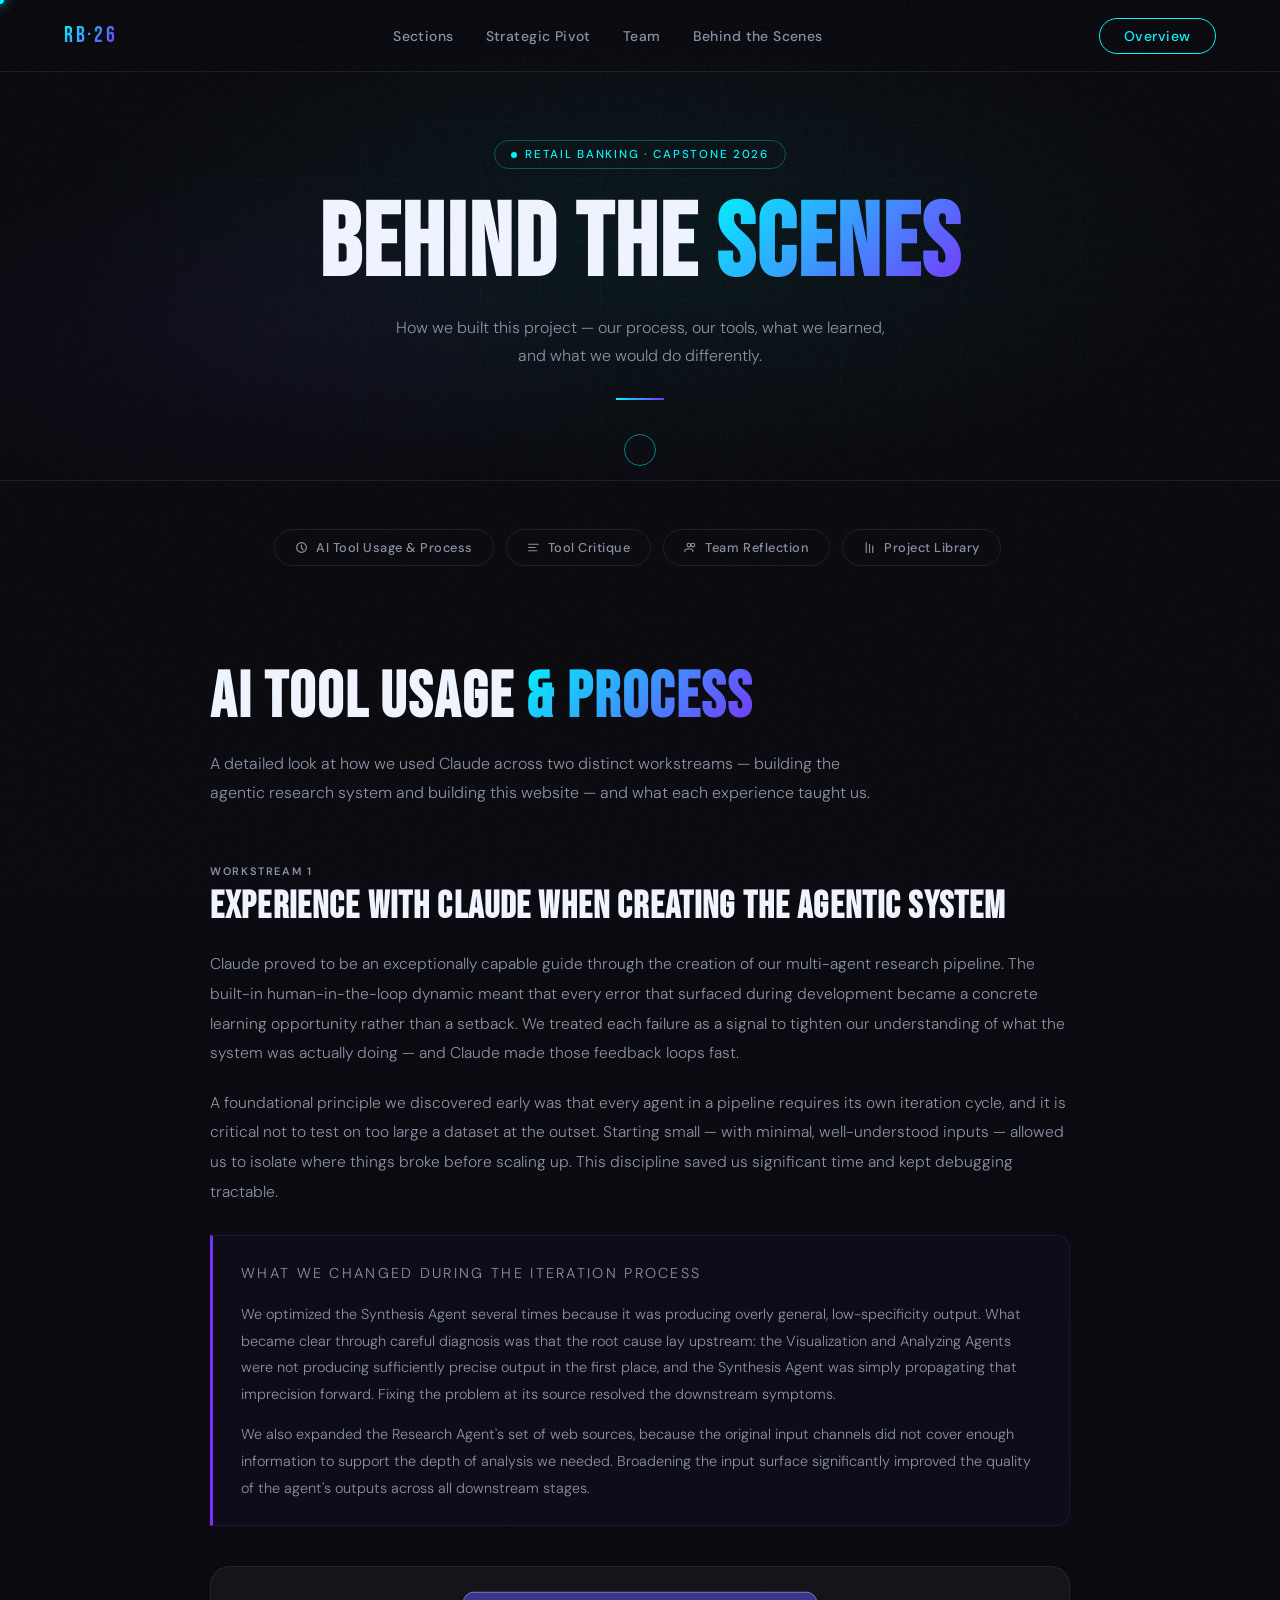
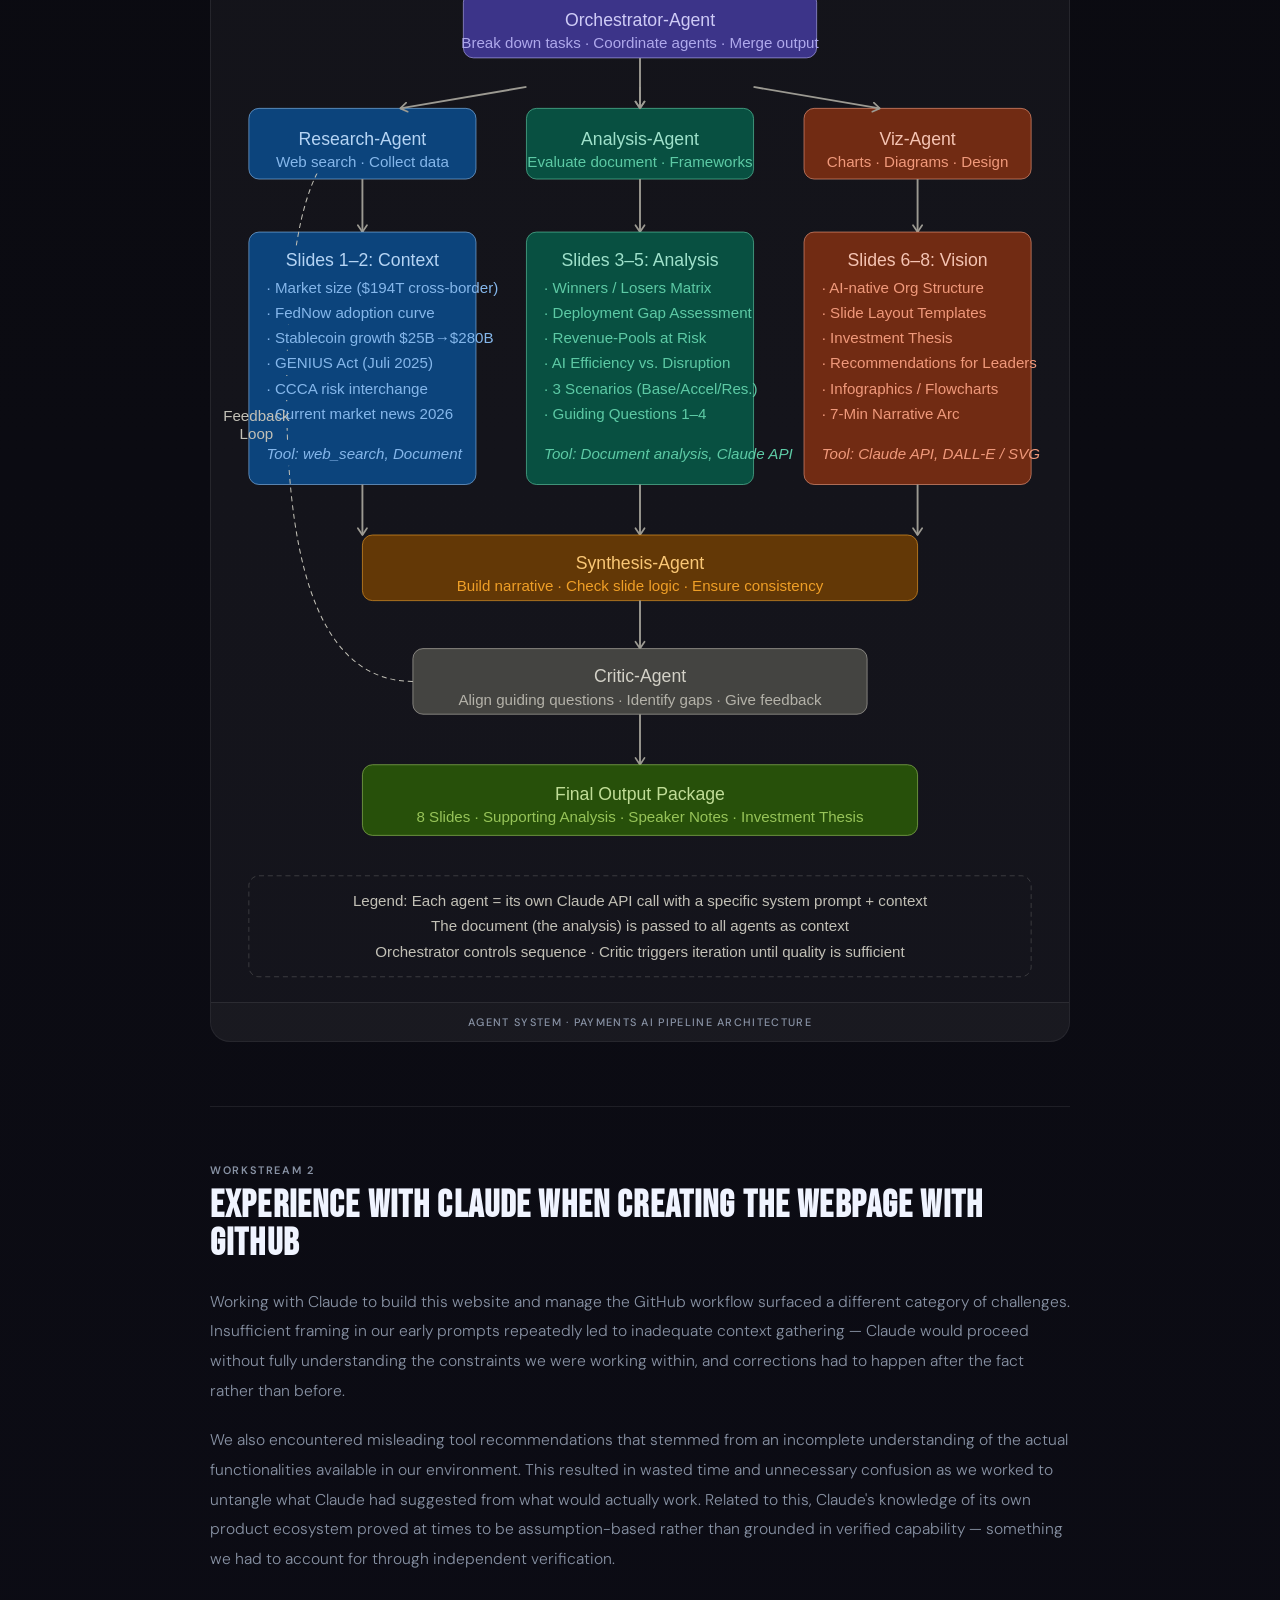
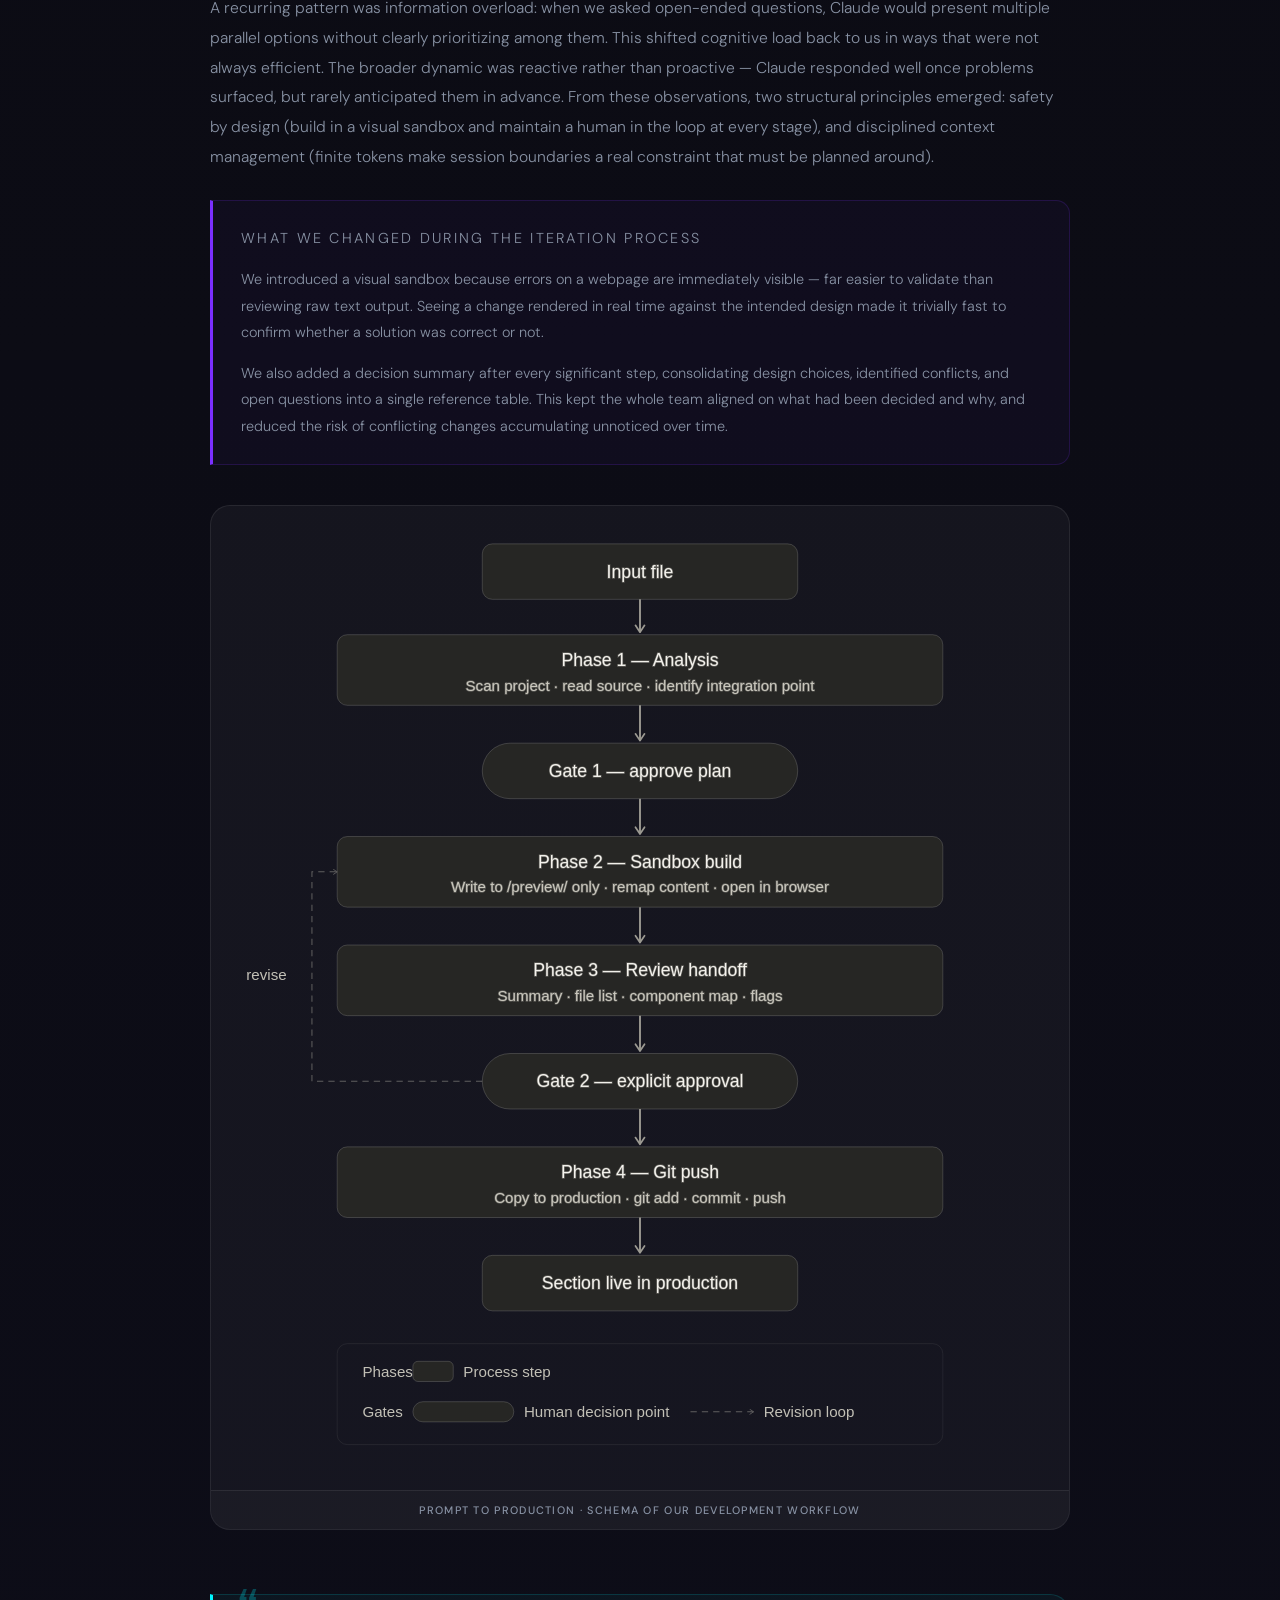
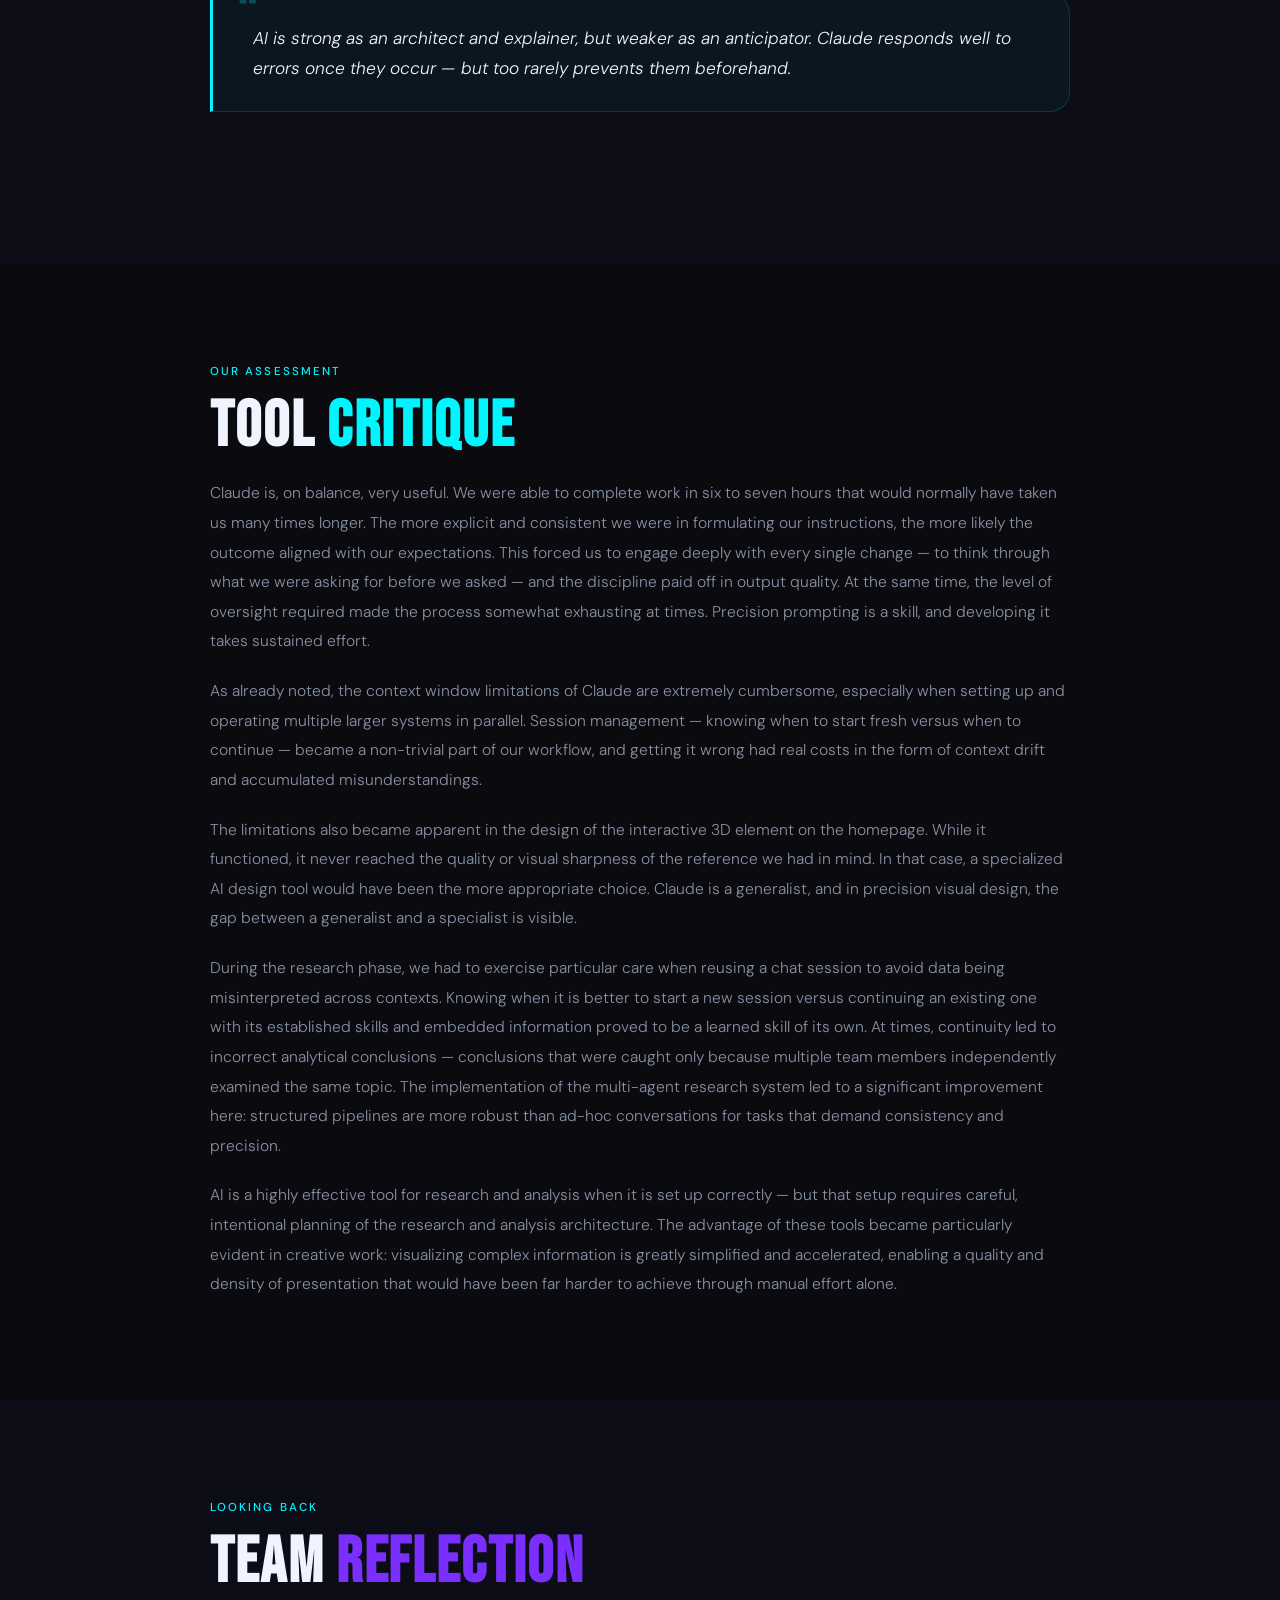
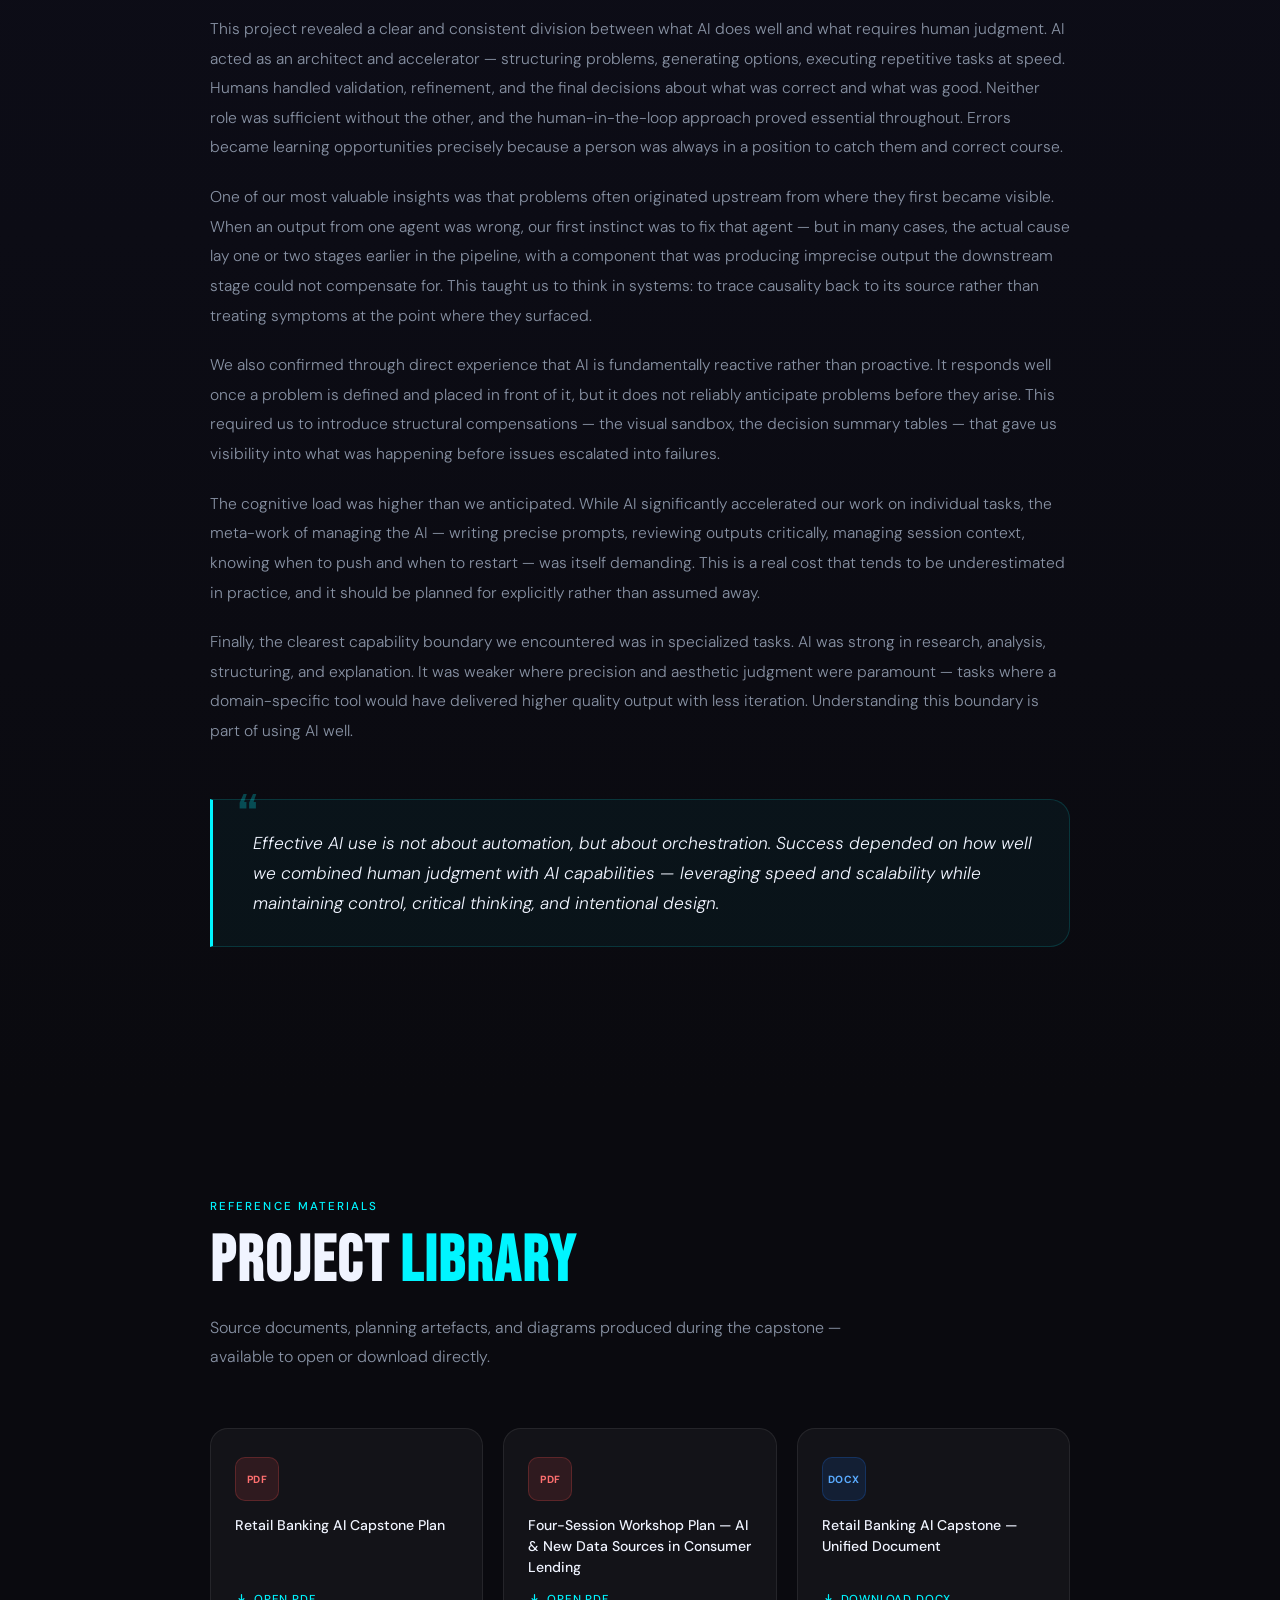
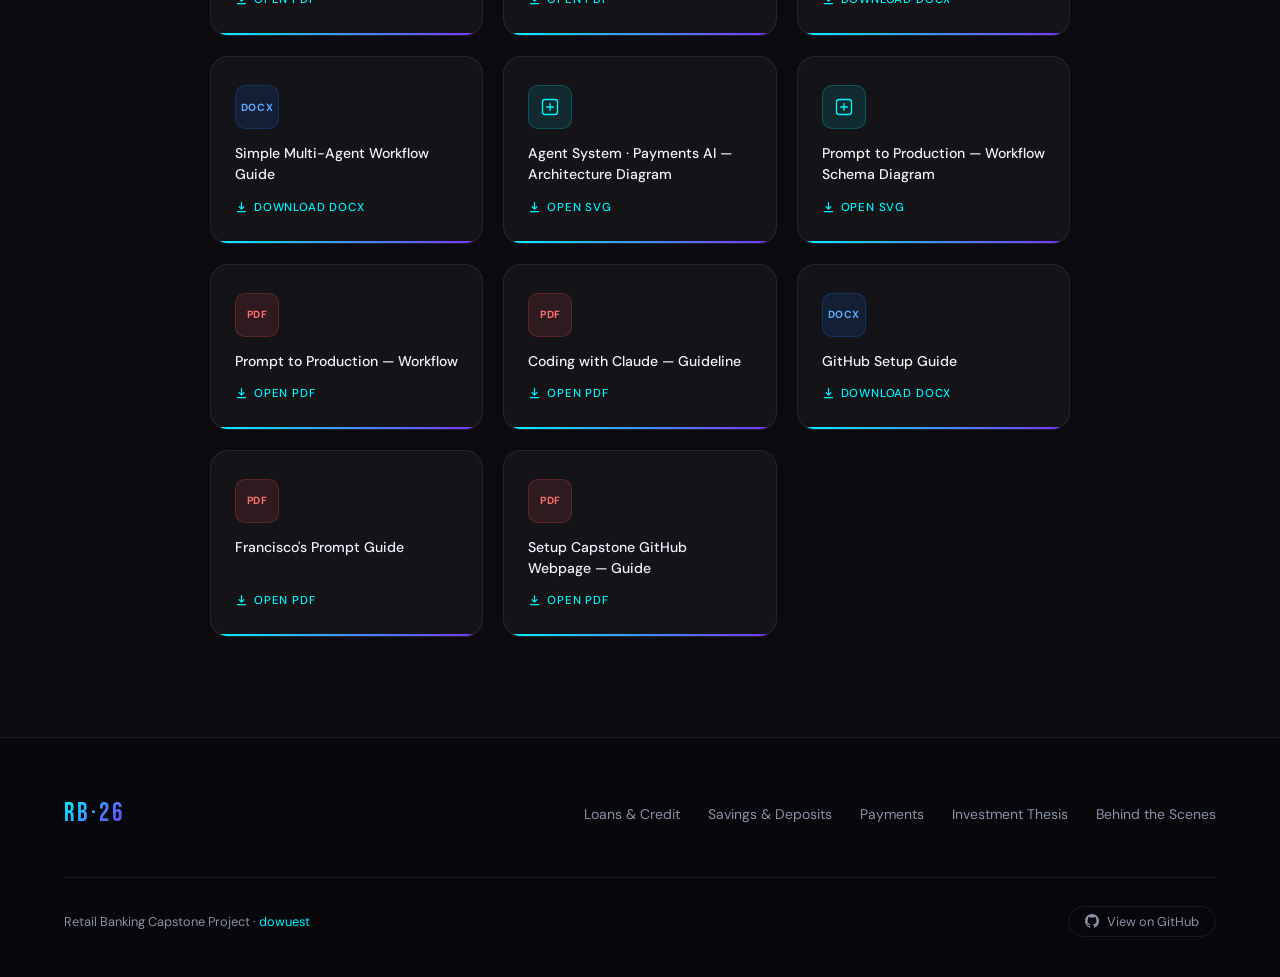
<file: behind-the-scenes/index.html>
<!DOCTYPE html>
<html lang="en">
<head>
<meta charset="UTF-8"/>
<meta name="viewport" content="width=device-width, initial-scale=1.0"/>
<title>Behind the Scenes — Retail Banking 2026</title>
<link rel="preconnect" href="https://fonts.googleapis.com"/>
<link href="https://fonts.googleapis.com/css2?family=Bebas+Neue&family=DM+Sans:wght@300;400;500;600&display=swap" rel="stylesheet"/>
<style>
*,*::before,*::after{box-sizing:border-box;margin:0;padding:0;}
:root{
  --bg:#0a0a0f;--cyan:#00f5ff;--violet:#7b2fff;--white:#f0f4ff;
  --gray:#8892a4;--surface:rgba(255,255,255,0.04);--border:rgba(255,255,255,0.08);
  --glow-cyan:0 0 40px rgba(0,245,255,0.35);--glow-violet:0 0 40px rgba(123,47,255,0.35);
}
html{scroll-behavior:smooth;font-size:16px;}
body{background:var(--bg);color:var(--white);font-family:'DM Sans',sans-serif;overflow-x:hidden;cursor:none;}
body.reduced-motion *{animation:none!important;transition:none!important;}
.skip-link{position:fixed;top:-100px;left:20px;z-index:9999;background:var(--cyan);color:#000;padding:10px 20px;border-radius:4px;font-weight:600;text-decoration:none;transition:top .2s;}
.skip-link:focus{top:20px;}
#preloader{position:fixed;inset:0;z-index:9000;background:var(--bg);display:flex;align-items:center;justify-content:center;flex-direction:column;gap:24px;}
#preloader .pl-text{font-family:'Bebas Neue',sans-serif;font-size:clamp(1.2rem,3vw,1.8rem);letter-spacing:.4em;color:var(--cyan);opacity:0;animation:plFadeIn .4s .6s ease forwards;}
#preloader .pl-bar{width:200px;height:2px;background:var(--border);border-radius:2px;overflow:hidden;opacity:0;animation:plFadeIn .4s .6s ease forwards;}
#preloader .pl-fill{height:100%;width:0;background:linear-gradient(90deg,var(--cyan),var(--violet));border-radius:2px;animation:plFill 1s .7s ease forwards;}
@keyframes plFadeIn{to{opacity:1;}}
@keyframes plFill{to{width:100%;}}
#cursor-dot{position:fixed;width:8px;height:8px;background:var(--cyan);border-radius:50%;pointer-events:none;z-index:8999;transform:translate(-50%,-50%);transition:background .2s,transform .1s;box-shadow:0 0 12px var(--cyan);}
#cursor-ring{position:fixed;width:32px;height:32px;border:1.5px solid rgba(0,245,255,.5);border-radius:50%;pointer-events:none;z-index:8998;transform:translate(-50%,-50%);}
nav{position:fixed;top:0;left:0;right:0;z-index:500;display:flex;align-items:center;justify-content:space-between;padding:0 5vw;height:72px;background:rgba(10,10,15,.6);backdrop-filter:blur(20px);-webkit-backdrop-filter:blur(20px);border-bottom:1px solid var(--border);}
.nav-logo{font-family:'Bebas Neue',sans-serif;font-size:1.4rem;letter-spacing:.12em;background:linear-gradient(135deg,var(--cyan),var(--violet));-webkit-background-clip:text;-webkit-text-fill-color:transparent;background-clip:text;text-decoration:none;}
.nav-links{display:flex;gap:32px;list-style:none;}
.nav-links a{color:var(--gray);font-size:.875rem;font-weight:500;text-decoration:none;letter-spacing:.03em;transition:color .2s;position:relative;}
.nav-links a::after{content:'';position:absolute;bottom:-4px;left:0;right:0;height:1px;background:var(--cyan);transform:scaleX(0);transition:transform .2s;}
.nav-links a:hover{color:var(--white);}
.nav-links a:hover::after{transform:scaleX(1);}
.nav-cta{font-family:'DM Sans',sans-serif;font-size:.875rem;font-weight:500;color:var(--cyan);border:1.5px solid var(--cyan);border-radius:100px;padding:8px 24px;text-decoration:none;background:transparent;cursor:none;position:relative;overflow:hidden;transition:color .3s;letter-spacing:.04em;}
.nav-cta::before{content:'';position:absolute;inset:0;background:var(--cyan);transform:scaleX(0);transform-origin:left;transition:transform .3s ease;z-index:-1;}
.nav-cta:hover{color:#000;}
.nav-cta:hover::before{transform:scaleX(1);}
.reveal{opacity:0;transform:translateY(40px);transition:opacity .7s ease,transform .7s ease;}
.reveal.visible{opacity:1;transform:translateY(0);}
section{padding:100px 5vw;}
.section-eyebrow{font-size:.72rem;font-weight:500;letter-spacing:.18em;text-transform:uppercase;color:var(--cyan);margin-bottom:16px;}
.section-heading{font-family:'Bebas Neue',sans-serif;font-size:clamp(2.4rem,5vw,4.5rem);line-height:1;letter-spacing:.03em;margin-bottom:20px;}
.section-sub{color:var(--gray);font-size:1rem;font-weight:300;line-height:1.8;max-width:680px;margin-bottom:56px;}
body::after{content:'';position:fixed;inset:0;z-index:10000;pointer-events:none;opacity:.025;background-image:url("data:image/svg+xml,%3Csvg viewBox='0 0 256 256' xmlns='http://www.w3.org/2000/svg'%3E%3Cfilter id='n'%3E%3CfeTurbulence type='fractalNoise' baseFrequency='0.9' numOctaves='4' stitchTiles='stitch'/%3E%3C/filter%3E%3Crect width='100%25' height='100%25' filter='url(%23n)'/%3E%3C/svg%3E");}
.grid-bg{position:absolute;inset:0;pointer-events:none;background-image:linear-gradient(rgba(0,245,255,.03) 1px,transparent 1px),linear-gradient(90deg,rgba(0,245,255,.03) 1px,transparent 1px);background-size:60px 60px;mask-image:radial-gradient(ellipse 70% 70% at 50% 50%,black,transparent);}
footer{background:#07070c;border-top:1px solid var(--border);padding:60px 5vw 40px;}
.footer-inner{max-width:1200px;margin:0 auto;display:flex;align-items:center;justify-content:space-between;flex-wrap:wrap;gap:24px;margin-bottom:48px;}
.footer-logo{font-family:'Bebas Neue',sans-serif;font-size:1.6rem;letter-spacing:.12em;background:linear-gradient(135deg,var(--cyan),var(--violet));-webkit-background-clip:text;-webkit-text-fill-color:transparent;background-clip:text;}
.footer-links{display:flex;gap:28px;list-style:none;}
.footer-links a{color:var(--gray);font-size:.875rem;text-decoration:none;transition:color .2s;}
.footer-links a:hover{color:var(--white);}
.footer-bottom{border-top:1px solid var(--border);padding-top:28px;display:flex;align-items:center;justify-content:space-between;flex-wrap:wrap;gap:12px;}
.footer-copy{font-size:.8rem;color:var(--gray);}
.footer-copy a{color:var(--cyan);text-decoration:none;}
.github-link{display:inline-flex;align-items:center;gap:8px;font-size:.8rem;color:var(--gray);text-decoration:none;border:1px solid var(--border);border-radius:100px;padding:6px 16px;transition:border-color .2s,color .2s;}
.github-link:hover{border-color:var(--cyan);color:var(--white);}
@media(max-width:768px){nav .nav-links{display:none;}.footer-links{flex-direction:column;gap:12px;}}
@media(prefers-reduced-motion:reduce){.reveal{transition:none;}}
</style>

<style id="preview-overrides">
/* ── Page Header ─────────────────────────────────────────────────── */
.page-header{position:relative;padding:140px 5vw 80px;overflow:hidden;text-align:center;border-bottom:1px solid var(--border);}
.page-header::before{content:'';position:absolute;inset:0;background:radial-gradient(ellipse 70% 80% at 50% 50%,rgba(0,245,255,.06) 0%,transparent 65%),radial-gradient(ellipse 50% 60% at 20% 70%,rgba(123,47,255,.05) 0%,transparent 60%);pointer-events:none;}
.page-badge{display:inline-flex;align-items:center;gap:8px;font-size:.72rem;font-weight:500;letter-spacing:.15em;text-transform:uppercase;color:var(--cyan);border:1px solid rgba(0,245,255,.3);border-radius:100px;padding:6px 16px;margin-bottom:28px;}
.page-badge::before{content:'';width:6px;height:6px;border-radius:50%;background:var(--cyan);animation:pulse 2s infinite;}
@keyframes pulse{0%,100%{opacity:1;transform:scale(1);}50%{opacity:.5;transform:scale(1.4);}}
.page-header h1{font-family:'Bebas Neue',sans-serif;font-size:clamp(3rem,8vw,6.5rem);line-height:.95;letter-spacing:.02em;margin-bottom:20px;position:relative;}
.page-header h1 .accent{background:linear-gradient(135deg,var(--cyan),var(--violet));-webkit-background-clip:text;-webkit-text-fill-color:transparent;background-clip:text;}
.page-header p{font-size:1rem;font-weight:300;color:var(--gray);max-width:520px;margin:0 auto;line-height:1.75;position:relative;}
.header-rule{width:48px;height:2px;background:linear-gradient(90deg,var(--cyan),var(--violet));margin:28px auto 0;}

/* ── Content wrapper ─────────────────────────────────────────────── */
.content-wrap{max-width:860px;margin:0 auto;}

/* ── In-page section links ───────────────────────────────────────── */
.section-links{display:flex;flex-wrap:wrap;gap:12px;padding:48px 5vw 0;max-width:860px;margin:0 auto;}
.section-link{display:inline-flex;align-items:center;gap:8px;font-size:.8rem;font-weight:500;letter-spacing:.04em;color:var(--gray);text-decoration:none;border:1px solid var(--border);border-radius:100px;padding:9px 20px;transition:color .2s,border-color .2s,box-shadow .2s;white-space:nowrap;}
.section-link:hover{color:var(--cyan);border-color:rgba(0,245,255,.4);box-shadow:0 0 16px rgba(0,245,255,.12);}
.section-link svg{flex-shrink:0;}

/* ── Section backgrounds ─────────────────────────────────────────── */
#ai-usage{background:linear-gradient(180deg,var(--bg) 0%,#0d0d18 100%);}
#tool-critique{background:var(--bg);}
#team-reflection{background:linear-gradient(180deg,#0d0d18 0%,var(--bg) 100%);}
#library{background:var(--bg);}

/* ── Prose text ──────────────────────────────────────────────────── */
.prose p{font-size:.975rem;font-weight:300;color:var(--gray);line-height:1.9;margin-bottom:20px;}
.prose p:last-child{margin-bottom:0;}

/* ── Sub-section ─────────────────────────────────────────────────── */
.sub-section{margin-bottom:64px;}
.sub-eyebrow{font-size:.68rem;font-weight:600;letter-spacing:.15em;text-transform:uppercase;color:var(--gray);margin-bottom:10px;}
.sub-heading{font-family:'Bebas Neue',sans-serif;font-size:clamp(1.5rem,3vw,2.4rem);line-height:1;letter-spacing:.03em;color:var(--white);margin-bottom:24px;}

/* ── "What we changed" block ─────────────────────────────────────── */
.change-block{background:rgba(123,47,255,.04);border:1px solid rgba(123,47,255,.18);border-left:3px solid var(--violet);border-radius:0 14px 14px 0;padding:24px 28px;margin-top:28px;margin-bottom:0;}
.change-label{font-size:.65rem;font-weight:700;letter-spacing:.16em;text-transform:uppercase;color:var(--violet);margin-bottom:12px;}
.change-block p{font-size:.9rem;font-weight:300;color:var(--gray);line-height:1.85;margin-bottom:14px;}
.change-block p:last-child{margin-bottom:0;}

/* ── SVG diagram display ─────────────────────────────────────────── */
.diagram-wrap{margin:40px 0;border-radius:20px;overflow:hidden;border:1px solid var(--border);background:var(--surface);position:relative;}
.diagram-wrap img{width:100%;height:auto;display:block;}
.diagram-label{font-size:.68rem;font-weight:500;letter-spacing:.12em;text-transform:uppercase;color:var(--gray);padding:12px 20px;border-top:1px solid var(--border);background:rgba(255,255,255,.02);text-align:center;}

/* ── Pull quote ──────────────────────────────────────────────────── */
.pull-quote{position:relative;margin:52px 0;padding:28px 32px 28px 40px;background:rgba(0,245,255,.04);border:1px solid rgba(0,245,255,.15);border-left:3px solid var(--cyan);border-radius:0 20px 20px 0;}
.pull-quote blockquote{font-size:1.08rem;font-style:italic;font-weight:300;color:var(--white);line-height:1.75;}
.pull-quote::before{content:'\201C';position:absolute;top:-12px;left:24px;font-family:'Bebas Neue',sans-serif;font-size:4rem;color:var(--cyan);opacity:.25;line-height:1;}

/* ── Divider ─────────────────────────────────────────────────────── */
.section-divider{width:100%;height:1px;background:var(--border);margin:16px 0 56px;}

/* ── Library grid ────────────────────────────────────────────────── */
.library-grid{display:grid;grid-template-columns:repeat(auto-fill,minmax(240px,1fr));gap:20px;margin-top:8px;}
.lib-card{background:var(--surface);border:1px solid var(--border);border-radius:18px;padding:28px 24px;display:flex;flex-direction:column;gap:14px;text-decoration:none;color:inherit;transition:border-color .3s,box-shadow .3s,transform .3s;position:relative;overflow:hidden;}
.lib-card::after{content:'';position:absolute;bottom:0;left:0;right:0;height:2px;background:linear-gradient(90deg,var(--cyan),var(--violet));}
.lib-card:hover{border-color:rgba(0,245,255,.35);box-shadow:var(--glow-cyan);transform:translateY(-4px);}
.lib-icon{width:44px;height:44px;border-radius:10px;display:flex;align-items:center;justify-content:center;font-size:.65rem;font-weight:700;letter-spacing:.05em;flex-shrink:0;}
.lib-icon.pdf{background:rgba(255,80,80,.12);color:#ff7070;border:1px solid rgba(255,80,80,.22);}
.lib-icon.docx{background:rgba(30,120,255,.12);color:#5aabff;border:1px solid rgba(30,120,255,.22);}
.lib-icon.svg-file{background:rgba(0,245,255,.1);color:var(--cyan);border:1px solid rgba(0,245,255,.22);}
.lib-title{font-size:.88rem;font-weight:500;color:var(--white);line-height:1.5;flex:1;}
.lib-dl{display:inline-flex;align-items:center;gap:6px;font-size:.72rem;font-weight:500;letter-spacing:.07em;text-transform:uppercase;color:var(--cyan);margin-top:auto;}

@media(max-width:680px){
  .library-grid{grid-template-columns:1fr;}
  .pull-quote{padding:20px 20px 20px 28px;}
  .change-block{padding:18px 20px;}
}
</style>
</head>
<body>

<a href="#main-content" class="skip-link">Skip to content</a>

<div id="preloader" role="status" aria-label="Loading">
  <span class="pl-text">BEHIND THE SCENES</span>
  <div class="pl-bar"><div class="pl-fill"></div></div>
</div>

<div id="cursor-dot" aria-hidden="true"></div>
<div id="cursor-ring" aria-hidden="true"></div>

<nav role="navigation" aria-label="Main navigation">
  <a href="../" class="nav-logo">RB·26</a>
  <ul class="nav-links">
    <li><a href="../#sections">Sections</a></li>
    <li><a href="../#strategic-pivot">Strategic Pivot</a></li>
    <li><a href="../#team">Team</a></li>
    <li><a href="#">Behind the Scenes</a></li>
  </ul>
  <a href="../" class="nav-cta mag-btn">Overview</a>
</nav>

<!-- ── PAGE HEADER ──────────────────────────────────────────────── -->
<header class="page-header" role="banner">
  <div class="grid-bg" aria-hidden="true"></div>
  <div class="page-badge">Retail Banking · Capstone 2026</div>
  <h1>Behind the <span class="accent">Scenes</span></h1>
  <p>How we built this project — our process, our tools, what we learned, and what we would do differently.</p>
  <div class="header-rule"></div>
</header>

<main id="main-content">

<!-- ── Section anchor links ──────────────────────────────────────── -->
<div class="section-links">
  <a href="#ai-usage" class="section-link">
    <svg width="13" height="13" viewBox="0 0 16 16" fill="none" stroke="currentColor" stroke-width="1.4" aria-hidden="true"><circle cx="8" cy="8" r="6"/><path d="M8 5v3.5L10 11" stroke-linecap="round"/></svg>
    AI Tool Usage &amp; Process
  </a>
  <a href="#tool-critique" class="section-link">
    <svg width="13" height="13" viewBox="0 0 16 16" fill="none" stroke="currentColor" stroke-width="1.4" aria-hidden="true"><path d="M2 4h12M2 8h8M2 12h10" stroke-linecap="round"/></svg>
    Tool Critique
  </a>
  <a href="#team-reflection" class="section-link">
    <svg width="13" height="13" viewBox="0 0 16 16" fill="none" stroke="currentColor" stroke-width="1.4" aria-hidden="true"><circle cx="6" cy="5" r="2.2"/><circle cx="11" cy="5" r="2.2"/><path d="M1 13c0-2 2-3.5 5-3.5s5 1.5 5 3.5" stroke-linecap="round"/></svg>
    Team Reflection
  </a>
  <a href="#library" class="section-link">
    <svg width="13" height="13" viewBox="0 0 16 16" fill="none" stroke="currentColor" stroke-width="1.4" aria-hidden="true"><path d="M4 2v12M8 4v10M12 6v8" stroke-linecap="round"/></svg>
    Project Library
  </a>
</div>

<!-- ══════════════════════════════════════════════════════════════ -->
<!-- SECTION 1 · AI TOOL USAGE & PROCESS                          -->
<!-- ══════════════════════════════════════════════════════════════ -->
<section id="ai-usage">
  <div class="content-wrap">

    <h2 class="section-heading reveal">AI Tool Usage <span style="background:linear-gradient(135deg,var(--cyan),var(--violet));-webkit-background-clip:text;-webkit-text-fill-color:transparent;background-clip:text;">&amp; Process</span></h2>
    <p class="section-sub reveal" style="transition-delay:.14s">A detailed look at how we used Claude across two distinct workstreams — building the agentic research system and building this website — and what each experience taught us.</p>

    <!-- ── Sub-section 1 · Agent System ─────────────────────── -->
    <div class="sub-section reveal" style="transition-delay:.2s">
      <p class="sub-eyebrow">Workstream 1</p>
      <h3 class="sub-heading">Experience with Claude When Creating the Agentic System</h3>
      <div class="prose">
        <p>Claude proved to be an exceptionally capable guide through the creation of our multi-agent research pipeline. The built-in human-in-the-loop dynamic meant that every error that surfaced during development became a concrete learning opportunity rather than a setback. We treated each failure as a signal to tighten our understanding of what the system was actually doing — and Claude made those feedback loops fast.</p>
        <p>A foundational principle we discovered early was that every agent in a pipeline requires its own iteration cycle, and it is critical not to test on too large a dataset at the outset. Starting small — with minimal, well-understood inputs — allowed us to isolate where things broke before scaling up. This discipline saved us significant time and kept debugging tractable.</p>
      </div>

      <div class="change-block reveal" style="transition-delay:.26s">
        <p class="change-label">What we changed during the iteration process</p>
        <p>We optimized the Synthesis Agent several times because it was producing overly general, low-specificity output. What became clear through careful diagnosis was that the root cause lay upstream: the Visualization and Analyzing Agents were not producing sufficiently precise output in the first place, and the Synthesis Agent was simply propagating that imprecision forward. Fixing the problem at its source resolved the downstream symptoms.</p>
        <p>We also expanded the Research Agent's set of web sources, because the original input channels did not cover enough information to support the depth of analysis we needed. Broadening the input surface significantly improved the quality of the agent's outputs across all downstream stages.</p>
      </div>

      <div class="diagram-wrap reveal" style="transition-delay:.3s">
        <img src="Library/agent_system_payments_ai.svg" alt="Agent system architecture diagram — Payments AI pipeline" loading="lazy"/>
        <div class="diagram-label">Agent System · Payments AI Pipeline Architecture</div>
      </div>
    </div>

    <div class="section-divider"></div>

    <!-- ── Sub-section 2 · Webpage + GitHub ─────────────────── -->
    <div class="sub-section reveal" style="transition-delay:.2s">
      <p class="sub-eyebrow">Workstream 2</p>
      <h3 class="sub-heading">Experience with Claude When Creating the Webpage with GitHub</h3>
      <div class="prose">
        <p>Working with Claude to build this website and manage the GitHub workflow surfaced a different category of challenges. Insufficient framing in our early prompts repeatedly led to inadequate context gathering — Claude would proceed without fully understanding the constraints we were working within, and corrections had to happen after the fact rather than before.</p>
        <p>We also encountered misleading tool recommendations that stemmed from an incomplete understanding of the actual functionalities available in our environment. This resulted in wasted time and unnecessary confusion as we worked to untangle what Claude had suggested from what would actually work. Related to this, Claude's knowledge of its own product ecosystem proved at times to be assumption-based rather than grounded in verified capability — something we had to account for through independent verification.</p>
        <p>A recurring pattern was information overload: when we asked open-ended questions, Claude would present multiple parallel options without clearly prioritizing among them. This shifted cognitive load back to us in ways that were not always efficient. The broader dynamic was reactive rather than proactive — Claude responded well once problems surfaced, but rarely anticipated them in advance. From these observations, two structural principles emerged: safety by design (build in a visual sandbox and maintain a human in the loop at every stage), and disciplined context management (finite tokens make session boundaries a real constraint that must be planned around).</p>
      </div>

      <div class="change-block reveal" style="transition-delay:.26s">
        <p class="change-label">What we changed during the iteration process</p>
        <p>We introduced a visual sandbox because errors on a webpage are immediately visible — far easier to validate than reviewing raw text output. Seeing a change rendered in real time against the intended design made it trivially fast to confirm whether a solution was correct or not.</p>
        <p>We also added a decision summary after every significant step, consolidating design choices, identified conflicts, and open questions into a single reference table. This kept the whole team aligned on what had been decided and why, and reduced the risk of conflicting changes accumulating unnoticed over time.</p>
      </div>

      <div class="diagram-wrap reveal" style="transition-delay:.3s">
        <img src="Library/prompt_to_production_schema.svg" alt="Prompt-to-production schema diagram — from instruction to deployed output" loading="lazy"/>
        <div class="diagram-label">Prompt to Production · Schema of Our Development Workflow</div>
      </div>
    </div>

    <!-- ── Pull Quote ─────────────────────────────────────────── -->
    <div class="pull-quote reveal" style="transition-delay:.2s">
      <blockquote>AI is strong as an architect and explainer, but weaker as an anticipator. Claude responds well to errors once they occur — but too rarely prevents them beforehand.</blockquote>
    </div>

  </div>
</section>

<!-- ══════════════════════════════════════════════════════════════ -->
<!-- SECTION 2 · TOOL CRITIQUE                                     -->
<!-- ══════════════════════════════════════════════════════════════ -->
<section id="tool-critique">
  <div class="content-wrap">

    <p class="section-eyebrow reveal">Our assessment</p>
    <h2 class="section-heading reveal" style="transition-delay:.08s">Tool <span style="color:var(--cyan)">Critique</span></h2>

    <div class="prose reveal" style="transition-delay:.14s">
      <p>Claude is, on balance, very useful. We were able to complete work in six to seven hours that would normally have taken us many times longer. The more explicit and consistent we were in formulating our instructions, the more likely the outcome aligned with our expectations. This forced us to engage deeply with every single change — to think through what we were asking for before we asked — and the discipline paid off in output quality. At the same time, the level of oversight required made the process somewhat exhausting at times. Precision prompting is a skill, and developing it takes sustained effort.</p>
      <p>As already noted, the context window limitations of Claude are extremely cumbersome, especially when setting up and operating multiple larger systems in parallel. Session management — knowing when to start fresh versus when to continue — became a non-trivial part of our workflow, and getting it wrong had real costs in the form of context drift and accumulated misunderstandings.</p>
      <p>The limitations also became apparent in the design of the interactive 3D element on the homepage. While it functioned, it never reached the quality or visual sharpness of the reference we had in mind. In that case, a specialized AI design tool would have been the more appropriate choice. Claude is a generalist, and in precision visual design, the gap between a generalist and a specialist is visible.</p>
      <p>During the research phase, we had to exercise particular care when reusing a chat session to avoid data being misinterpreted across contexts. Knowing when it is better to start a new session versus continuing an existing one with its established skills and embedded information proved to be a learned skill of its own. At times, continuity led to incorrect analytical conclusions — conclusions that were caught only because multiple team members independently examined the same topic. The implementation of the multi-agent research system led to a significant improvement here: structured pipelines are more robust than ad-hoc conversations for tasks that demand consistency and precision.</p>
      <p>AI is a highly effective tool for research and analysis when it is set up correctly — but that setup requires careful, intentional planning of the research and analysis architecture. The advantage of these tools became particularly evident in creative work: visualizing complex information is greatly simplified and accelerated, enabling a quality and density of presentation that would have been far harder to achieve through manual effort alone.</p>
    </div>

  </div>
</section>

<!-- ══════════════════════════════════════════════════════════════ -->
<!-- SECTION 3 · TEAM REFLECTION                                   -->
<!-- ══════════════════════════════════════════════════════════════ -->
<section id="team-reflection">
  <div class="content-wrap">

    <p class="section-eyebrow reveal">Looking back</p>
    <h2 class="section-heading reveal" style="transition-delay:.08s">Team <span style="color:var(--violet)">Reflection</span></h2>

    <div class="prose reveal" style="transition-delay:.14s">
      <p>This project revealed a clear and consistent division between what AI does well and what requires human judgment. AI acted as an architect and accelerator — structuring problems, generating options, executing repetitive tasks at speed. Humans handled validation, refinement, and the final decisions about what was correct and what was good. Neither role was sufficient without the other, and the human-in-the-loop approach proved essential throughout. Errors became learning opportunities precisely because a person was always in a position to catch them and correct course.</p>
      <p>One of our most valuable insights was that problems often originated upstream from where they first became visible. When an output from one agent was wrong, our first instinct was to fix that agent — but in many cases, the actual cause lay one or two stages earlier in the pipeline, with a component that was producing imprecise output the downstream stage could not compensate for. This taught us to think in systems: to trace causality back to its source rather than treating symptoms at the point where they surfaced.</p>
      <p>We also confirmed through direct experience that AI is fundamentally reactive rather than proactive. It responds well once a problem is defined and placed in front of it, but it does not reliably anticipate problems before they arise. This required us to introduce structural compensations — the visual sandbox, the decision summary tables — that gave us visibility into what was happening before issues escalated into failures.</p>
      <p>The cognitive load was higher than we anticipated. While AI significantly accelerated our work on individual tasks, the meta-work of managing the AI — writing precise prompts, reviewing outputs critically, managing session context, knowing when to push and when to restart — was itself demanding. This is a real cost that tends to be underestimated in practice, and it should be planned for explicitly rather than assumed away.</p>
      <p>Finally, the clearest capability boundary we encountered was in specialized tasks. AI was strong in research, analysis, structuring, and explanation. It was weaker where precision and aesthetic judgment were paramount — tasks where a domain-specific tool would have delivered higher quality output with less iteration. Understanding this boundary is part of using AI well.</p>
    </div>

    <!-- ── Closing Pull Quote ─────────────────────────────────── -->
    <div class="pull-quote reveal" style="transition-delay:.2s">
      <blockquote>Effective AI use is not about automation, but about orchestration. Success depended on how well we combined human judgment with AI capabilities — leveraging speed and scalability while maintaining control, critical thinking, and intentional design.</blockquote>
    </div>

  </div>
</section>

<!-- ══════════════════════════════════════════════════════════════ -->
<!-- SECTION 4 · LIBRARY / DOWNLOADS                               -->
<!-- ══════════════════════════════════════════════════════════════ -->
<section id="library">
  <div class="content-wrap">

    <p class="section-eyebrow reveal">Reference materials</p>
    <h2 class="section-heading reveal" style="transition-delay:.08s">Project <span style="color:var(--cyan)">Library</span></h2>
    <p class="section-sub reveal" style="transition-delay:.14s">Source documents, planning artefacts, and diagrams produced during the capstone — available to open or download directly.</p>

    <div class="library-grid">

      <a href="Library/Retail_Banking_AI_Capstone_Plan.pdf" target="_blank" rel="noopener" class="lib-card reveal" style="transition-delay:.18s">
        <div class="lib-icon pdf">PDF</div>
        <div class="lib-title">Retail Banking AI Capstone Plan</div>
        <div class="lib-dl">
          <svg width="13" height="13" viewBox="0 0 16 16" fill="none" aria-hidden="true"><path d="M8 2v8M5 7l3 3 3-3M3 13h10" stroke="currentColor" stroke-width="1.5" stroke-linecap="round" stroke-linejoin="round"/></svg>
          Open PDF
        </div>
      </a>

      <a href="Library/Four-Session Workshop Plan for Evaluating AI and New Data Sources in Consumer Lending.pdf" target="_blank" rel="noopener" class="lib-card reveal" style="transition-delay:.22s">
        <div class="lib-icon pdf">PDF</div>
        <div class="lib-title">Four-Session Workshop Plan — AI &amp; New Data Sources in Consumer Lending</div>
        <div class="lib-dl">
          <svg width="13" height="13" viewBox="0 0 16 16" fill="none" aria-hidden="true"><path d="M8 2v8M5 7l3 3 3-3M3 13h10" stroke="currentColor" stroke-width="1.5" stroke-linecap="round" stroke-linejoin="round"/></svg>
          Open PDF
        </div>
      </a>

      <a href="Library/Retail_Banking_AI_Capstone_UNIFIED.docx" target="_blank" rel="noopener" class="lib-card reveal" style="transition-delay:.26s">
        <div class="lib-icon docx">DOCX</div>
        <div class="lib-title">Retail Banking AI Capstone — Unified Document</div>
        <div class="lib-dl">
          <svg width="13" height="13" viewBox="0 0 16 16" fill="none" aria-hidden="true"><path d="M8 2v8M5 7l3 3 3-3M3 13h10" stroke="currentColor" stroke-width="1.5" stroke-linecap="round" stroke-linejoin="round"/></svg>
          Download DOCX
        </div>
      </a>

      <a href="Library/simple-multi-agent-workflow-guide.docx" target="_blank" rel="noopener" class="lib-card reveal" style="transition-delay:.3s">
        <div class="lib-icon docx">DOCX</div>
        <div class="lib-title">Simple Multi-Agent Workflow Guide</div>
        <div class="lib-dl">
          <svg width="13" height="13" viewBox="0 0 16 16" fill="none" aria-hidden="true"><path d="M8 2v8M5 7l3 3 3-3M3 13h10" stroke="currentColor" stroke-width="1.5" stroke-linecap="round" stroke-linejoin="round"/></svg>
          Download DOCX
        </div>
      </a>

      <a href="Library/agent_system_payments_ai.svg" target="_blank" rel="noopener" class="lib-card reveal" style="transition-delay:.34s">
        <div class="lib-icon svg-file">
          <svg width="20" height="20" viewBox="0 0 24 24" fill="none" stroke="currentColor" stroke-width="1.6" aria-hidden="true"><rect x="3" y="3" width="18" height="18" rx="3"/><path d="M8 12h8M12 8v8" stroke-linecap="round"/></svg>
        </div>
        <div class="lib-title">Agent System · Payments AI — Architecture Diagram</div>
        <div class="lib-dl">
          <svg width="13" height="13" viewBox="0 0 16 16" fill="none" aria-hidden="true"><path d="M8 2v8M5 7l3 3 3-3M3 13h10" stroke="currentColor" stroke-width="1.5" stroke-linecap="round" stroke-linejoin="round"/></svg>
          Open SVG
        </div>
      </a>

      <a href="Library/prompt_to_production_schema.svg" target="_blank" rel="noopener" class="lib-card reveal" style="transition-delay:.38s">
        <div class="lib-icon svg-file">
          <svg width="20" height="20" viewBox="0 0 24 24" fill="none" stroke="currentColor" stroke-width="1.6" aria-hidden="true"><rect x="3" y="3" width="18" height="18" rx="3"/><path d="M8 12h8M12 8v8" stroke-linecap="round"/></svg>
        </div>
        <div class="lib-title">Prompt to Production — Workflow Schema Diagram</div>
        <div class="lib-dl">
          <svg width="13" height="13" viewBox="0 0 16 16" fill="none" aria-hidden="true"><path d="M8 2v8M5 7l3 3 3-3M3 13h10" stroke="currentColor" stroke-width="1.5" stroke-linecap="round" stroke-linejoin="round"/></svg>
          Open SVG
        </div>
      </a>

      <a href="Library/prompt_to_production_workflow.pdf" target="_blank" rel="noopener" class="lib-card reveal" style="transition-delay:.42s">
        <div class="lib-icon pdf">PDF</div>
        <div class="lib-title">Prompt to Production — Workflow</div>
        <div class="lib-dl">
          <svg width="13" height="13" viewBox="0 0 16 16" fill="none" aria-hidden="true"><path d="M8 2v8M5 7l3 3 3-3M3 13h10" stroke="currentColor" stroke-width="1.5" stroke-linecap="round" stroke-linejoin="round"/></svg>
          Open PDF
        </div>
      </a>

      <a href="Library/coding_with_claude_guideline.pdf" target="_blank" rel="noopener" class="lib-card reveal" style="transition-delay:.46s">
        <div class="lib-icon pdf">PDF</div>
        <div class="lib-title">Coding with Claude — Guideline</div>
        <div class="lib-dl">
          <svg width="13" height="13" viewBox="0 0 16 16" fill="none" aria-hidden="true"><path d="M8 2v8M5 7l3 3 3-3M3 13h10" stroke="currentColor" stroke-width="1.5" stroke-linecap="round" stroke-linejoin="round"/></svg>
          Open PDF
        </div>
      </a>

      <a href="Library/Github-setup-guide.docx" target="_blank" rel="noopener" class="lib-card reveal" style="transition-delay:.50s">
        <div class="lib-icon docx">DOCX</div>
        <div class="lib-title">GitHub Setup Guide</div>
        <div class="lib-dl">
          <svg width="13" height="13" viewBox="0 0 16 16" fill="none" aria-hidden="true"><path d="M8 2v8M5 7l3 3 3-3M3 13h10" stroke="currentColor" stroke-width="1.5" stroke-linecap="round" stroke-linejoin="round"/></svg>
          Download DOCX
        </div>
      </a>

      <a href="Library/Francisco_Prompt_Guide.pdf" target="_blank" rel="noopener" class="lib-card reveal" style="transition-delay:.54s">
        <div class="lib-icon pdf">PDF</div>
        <div class="lib-title">Francisco's Prompt Guide</div>
        <div class="lib-dl">
          <svg width="13" height="13" viewBox="0 0 16 16" fill="none" aria-hidden="true"><path d="M8 2v8M5 7l3 3 3-3M3 13h10" stroke="currentColor" stroke-width="1.5" stroke-linecap="round" stroke-linejoin="round"/></svg>
          Open PDF
        </div>
      </a>

      <a href="Library/Setup_Capstone_GitHubWebpage_Guide.pdf" target="_blank" rel="noopener" class="lib-card reveal" style="transition-delay:.58s">
        <div class="lib-icon pdf">PDF</div>
        <div class="lib-title">Setup Capstone GitHub Webpage — Guide</div>
        <div class="lib-dl">
          <svg width="13" height="13" viewBox="0 0 16 16" fill="none" aria-hidden="true"><path d="M8 2v8M5 7l3 3 3-3M3 13h10" stroke="currentColor" stroke-width="1.5" stroke-linecap="round" stroke-linejoin="round"/></svg>
          Open PDF
        </div>
      </a>

    </div>
  </div>
</section>

</main>

<footer role="contentinfo">
  <div class="footer-inner">
    <div class="footer-logo">RB·26</div>
    <ul class="footer-links">
      <li><a href="../loans-credit/index.html">Loans &amp; Credit</a></li>
      <li><a href="../savings-deposits/index.html">Savings &amp; Deposits</a></li>
      <li><a href="../payments/index.html">Payments</a></li>
      <li><a href="../investment-thesis/index.html">Investment Thesis</a></li>
      <li><a href="../behind-the-scenes/index.html">Behind the Scenes</a></li>
    </ul>
  </div>
  <div class="footer-bottom">
    <span class="footer-copy">Retail Banking Capstone Project · <a href="https://github.com/dowuest/Retail-Banking-Capstone-Project" target="_blank" rel="noopener">dowuest</a></span>
    <a href="https://github.com/dowuest/Retail-Banking-Capstone-Project" target="_blank" rel="noopener" class="github-link">
      <svg width="14" height="14" viewBox="0 0 24 24" fill="currentColor" aria-hidden="true"><path d="M12 0C5.37 0 0 5.37 0 12c0 5.31 3.435 9.795 8.205 11.385.6.105.825-.255.825-.57 0-.285-.015-1.23-.015-2.235-3.015.555-3.795-.735-4.035-1.41-.135-.345-.72-1.41-1.23-1.695-.42-.225-1.02-.78-.015-.795.945-.015 1.62.87 1.845 1.23 1.08 1.815 2.805 1.305 3.495.99.105-.78.42-1.305.765-1.605-2.67-.3-5.46-1.335-5.46-5.925 0-1.305.465-2.385 1.23-3.225-.12-.3-.54-1.53.12-3.18 0 0 1.005-.315 3.3 1.23.96-.27 1.98-.405 3-.405s2.04.135 3 .405c2.295-1.56 3.3-1.23 3.3-1.23.66 1.65.24 2.88.12 3.18.765.84 1.23 1.905 1.23 3.225 0 4.605-2.805 5.625-5.475 5.925.435.375.81 1.095.81 2.22 0 1.605-.015 2.895-.015 3.3 0 .315.225.69.825.57A12.02 12.02 0 0024 12c0-6.63-5.37-12-12-12z"/></svg>
      View on GitHub
    </a>
  </div>
</footer>

<script>
(function(){
'use strict';
const reduced = window.matchMedia('(prefers-reduced-motion: reduce)').matches;
if(reduced) document.body.classList.add('reduced-motion');

/* ── Preloader ── */
window.addEventListener('load', ()=>{
  setTimeout(()=>{
    const pl = document.getElementById('preloader');
    pl.style.transition = 'opacity .6s ease';
    pl.style.opacity = '0';
    setTimeout(()=>{ pl.style.display='none'; }, 650);
  }, 1200);
});

/* ── Custom cursor ── */
const dot = document.getElementById('cursor-dot');
const ring = document.getElementById('cursor-ring');
let mx=window.innerWidth/2, my=window.innerHeight/2, rx=mx, ry=my;
document.addEventListener('mousemove', e=>{ mx=e.clientX; my=e.clientY; dot.style.left=mx+'px'; dot.style.top=my+'px'; });
function lerpCursor(){ rx+=(mx-rx)*.12; ry+=(my-ry)*.12; ring.style.left=rx+'px'; ring.style.top=ry+'px'; requestAnimationFrame(lerpCursor); }
if(!reduced) lerpCursor();

document.querySelectorAll('a,button,.mag-btn').forEach(el=>{
  el.addEventListener('mouseenter',()=>{ dot.style.transform='translate(-50%,-50%) scale(2.5)'; ring.style.transform='translate(-50%,-50%) scale(1.5)'; ring.style.borderColor='rgba(123,47,255,.7)'; });
  el.addEventListener('mouseleave',()=>{ dot.style.transform='translate(-50%,-50%) scale(1)'; ring.style.transform='translate(-50%,-50%) scale(1)'; ring.style.borderColor='rgba(0,245,255,.5)'; });
});

/* ── Magnetic button ── */
document.querySelectorAll('.mag-btn').forEach(btn=>{
  btn.addEventListener('mousemove', e=>{ const r=btn.getBoundingClientRect(); btn.style.transform=`translate(${(e.clientX-r.left-r.width/2)*.25}px,${(e.clientY-r.top-r.height/2)*.25}px)`; });
  btn.addEventListener('mouseleave',()=>{ btn.style.transform=''; });
});

/* ── Scroll reveal ── */
const revealObs = new IntersectionObserver(entries=>{
  entries.forEach(e=>{ if(e.isIntersecting){ e.target.classList.add('visible'); revealObs.unobserve(e.target); } });
},{threshold:.12});
document.querySelectorAll('.reveal').forEach(el=>revealObs.observe(el));

})();
</script>
</body>
</html>
</file>
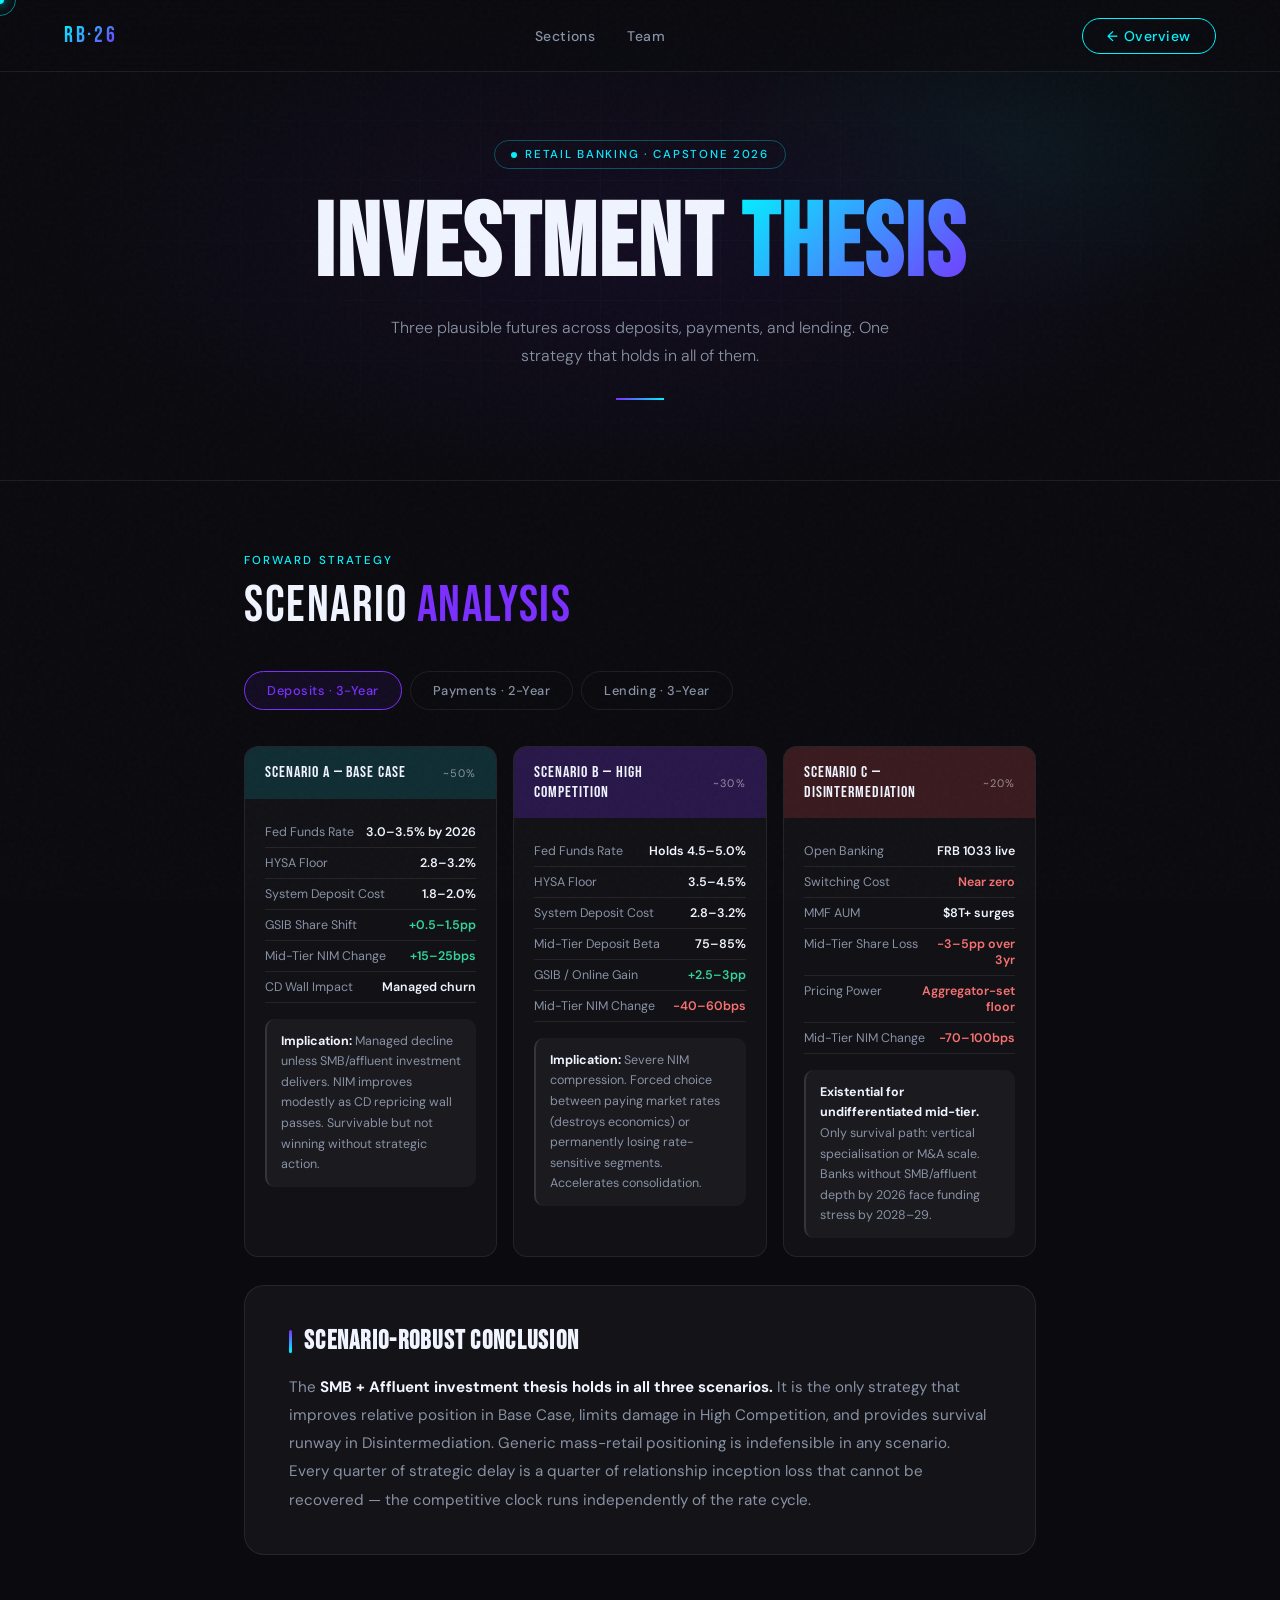
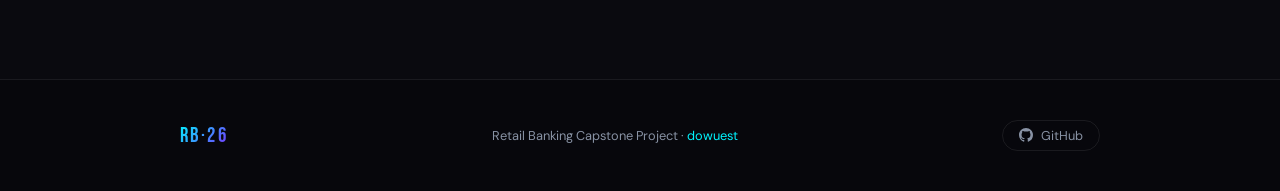
<file: investment-thesis/index.html>
<!DOCTYPE html>
<html lang="en">
<head>
<meta charset="UTF-8"/>
<meta name="viewport" content="width=device-width, initial-scale=1.0"/>
<title>Investment Thesis — Retail Banking 2026</title>
<link rel="preconnect" href="https://fonts.googleapis.com"/>
<link href="https://fonts.googleapis.com/css2?family=Bebas+Neue&family=DM+Sans:wght@300;400;500;600&display=swap" rel="stylesheet"/>
<style>
*,*::before,*::after{box-sizing:border-box;margin:0;padding:0;}
:root{--bg:#0a0a0f;--cyan:#00f5ff;--violet:#7b2fff;--white:#f0f4ff;--gray:#8892a4;--surface:rgba(255,255,255,0.04);--border:rgba(255,255,255,0.08);--glow-cyan:0 0 40px rgba(0,245,255,0.35);--glow-violet:0 0 40px rgba(123,47,255,0.35);}
html{scroll-behavior:smooth;}
body{font-family:'DM Sans',sans-serif;background:var(--bg);color:var(--white);overflow-x:hidden;cursor:none;}
body::after{content:'';position:fixed;inset:0;z-index:10000;pointer-events:none;opacity:.025;background-image:url("data:image/svg+xml,%3Csvg viewBox='0 0 256 256' xmlns='http://www.w3.org/2000/svg'%3E%3Cfilter id='n'%3E%3CfeTurbulence type='fractalNoise' baseFrequency='0.9' numOctaves='4' stitchTiles='stitch'/%3E%3C/filter%3E%3Crect width='100%25' height='100%25' filter='url(%23n)'/%3E%3C/svg%3E");}
#cursor-dot{position:fixed;width:8px;height:8px;background:var(--cyan);border-radius:50%;pointer-events:none;z-index:8999;transform:translate(-50%,-50%);box-shadow:0 0 12px var(--cyan);transition:transform .1s;}
#cursor-ring{position:fixed;width:32px;height:32px;border:1.5px solid rgba(0,245,255,.5);border-radius:50%;pointer-events:none;z-index:8998;transform:translate(-50%,-50%);}
#preloader{position:fixed;inset:0;z-index:9000;background:var(--bg);display:flex;align-items:center;justify-content:center;flex-direction:column;gap:24px;}
#preloader .pl-text{font-family:'Bebas Neue',sans-serif;font-size:clamp(1.2rem,3vw,1.8rem);letter-spacing:.4em;color:var(--cyan);opacity:0;animation:plFadeIn .4s .4s ease forwards;}
#preloader .pl-bar{width:200px;height:2px;background:var(--border);border-radius:2px;overflow:hidden;opacity:0;animation:plFadeIn .4s .4s ease forwards;}
#preloader .pl-fill{height:100%;width:0;background:linear-gradient(90deg,var(--violet),var(--cyan));animation:plFill .9s .5s ease forwards;}
@keyframes plFadeIn{to{opacity:1;}}@keyframes plFill{to{width:100%;}}
nav{position:fixed;top:0;left:0;right:0;z-index:500;display:flex;align-items:center;justify-content:space-between;padding:0 5vw;height:72px;background:rgba(10,10,15,.6);backdrop-filter:blur(20px);-webkit-backdrop-filter:blur(20px);border-bottom:1px solid var(--border);}
.nav-logo{font-family:'Bebas Neue',sans-serif;font-size:1.4rem;letter-spacing:.12em;background:linear-gradient(135deg,var(--cyan),var(--violet));-webkit-background-clip:text;-webkit-text-fill-color:transparent;background-clip:text;text-decoration:none;}
.nav-links{display:flex;gap:32px;list-style:none;}
.nav-links a{color:var(--gray);font-size:.875rem;font-weight:500;text-decoration:none;letter-spacing:.03em;transition:color .2s;position:relative;}
.nav-links a::after{content:'';position:absolute;bottom:-4px;left:0;right:0;height:1px;background:var(--cyan);transform:scaleX(0);transition:transform .2s;}
.nav-links a:hover{color:var(--white);}
.nav-links a:hover::after{transform:scaleX(1);}
.nav-back{font-family:'DM Sans',sans-serif;font-size:.875rem;font-weight:500;color:var(--cyan);border:1.5px solid var(--cyan);border-radius:100px;padding:8px 24px;text-decoration:none;background:transparent;cursor:none;position:relative;overflow:hidden;transition:color .3s;letter-spacing:.04em;}
.nav-back::before{content:'';position:absolute;inset:0;background:var(--cyan);transform:scaleX(0);transform-origin:left;transition:transform .3s ease;z-index:-1;}
.nav-back:hover{color:#000;}
.nav-back:hover::before{transform:scaleX(1);}
@media(max-width:768px){.nav-links{display:none;}}
.page-header{position:relative;padding:140px 5vw 80px;overflow:hidden;text-align:center;border-bottom:1px solid var(--border);}
.page-header::before{content:'';position:absolute;inset:0;background:radial-gradient(ellipse 70% 80% at 50% 50%,rgba(123,47,255,.08) 0%,transparent 65%),radial-gradient(ellipse 40% 60% at 80% 30%,rgba(0,245,255,.05) 0%,transparent 60%);pointer-events:none;}
.grid-bg{position:absolute;inset:0;pointer-events:none;background-image:linear-gradient(rgba(0,245,255,.03) 1px,transparent 1px),linear-gradient(90deg,rgba(0,245,255,.03) 1px,transparent 1px);background-size:60px 60px;mask-image:radial-gradient(ellipse 70% 70% at 50% 50%,black,transparent);}
.page-badge{display:inline-flex;align-items:center;gap:8px;font-size:.72rem;font-weight:500;letter-spacing:.15em;text-transform:uppercase;color:var(--cyan);border:1px solid rgba(0,245,255,.3);border-radius:100px;padding:6px 16px;margin-bottom:28px;}
.page-badge::before{content:'';width:6px;height:6px;border-radius:50%;background:var(--cyan);animation:pulse 2s infinite;}
@keyframes pulse{0%,100%{opacity:1;transform:scale(1);}50%{opacity:.5;transform:scale(1.4);}}
.page-header h1{font-family:'Bebas Neue',sans-serif;font-size:clamp(3rem,8vw,6.5rem);line-height:.95;letter-spacing:.02em;margin-bottom:20px;position:relative;}
.page-header h1 .accent{background:linear-gradient(135deg,var(--cyan),var(--violet));-webkit-background-clip:text;-webkit-text-fill-color:transparent;background-clip:text;}
.page-header p{font-size:1rem;font-weight:300;color:var(--gray);max-width:520px;margin:0 auto;line-height:1.75;position:relative;}
.gold-line{width:48px;height:2px;background:linear-gradient(90deg,var(--violet),var(--cyan));margin:28px auto 0;}
main{max-width:920px;margin:0 auto;padding:72px 5vw 100px;}
.section-eyebrow{font-size:.72rem;font-weight:500;letter-spacing:.18em;text-transform:uppercase;color:var(--cyan);margin-bottom:12px;}
.section-heading{font-family:'Bebas Neue',sans-serif;font-size:clamp(2rem,4vw,3.5rem);line-height:1;letter-spacing:.03em;margin-bottom:40px;}
.content-block{background:var(--surface);border:1px solid var(--border);border-radius:20px;padding:40px 44px;margin-bottom:24px;position:relative;overflow:hidden;transition:border-color .3s,box-shadow .3s,transform .3s;}
.content-block::before{content:'';position:absolute;bottom:0;left:0;right:0;height:2px;background:linear-gradient(90deg,var(--violet),var(--cyan));transform:scaleX(0);transition:transform .4s ease;}
.content-block:hover{border-color:rgba(123,47,255,.4);box-shadow:var(--glow-violet);transform:translateY(-3px);}
.content-block:hover::before{transform:scaleX(1);}
.content-block h2{font-family:'Bebas Neue',sans-serif;font-size:1.6rem;letter-spacing:.05em;color:var(--white);margin-bottom:16px;display:flex;align-items:center;gap:12px;}
.content-block h2::before{content:'';display:block;width:3px;height:1.4rem;background:linear-gradient(to bottom,var(--violet),var(--cyan));border-radius:2px;flex-shrink:0;}
.content-block p{font-size:.95rem;color:var(--gray);line-height:1.85;}
.reveal{opacity:0;transform:translateY(32px);transition:opacity .7s ease,transform .7s ease;}
.reveal.visible{opacity:1;transform:translateY(0);}
footer{background:#07070c;border-top:1px solid var(--border);padding:40px 5vw;}
.footer-inner{max-width:920px;margin:0 auto;display:flex;align-items:center;justify-content:space-between;flex-wrap:wrap;gap:16px;}
.footer-logo{font-family:'Bebas Neue',sans-serif;font-size:1.3rem;letter-spacing:.12em;background:linear-gradient(135deg,var(--cyan),var(--violet));-webkit-background-clip:text;-webkit-text-fill-color:transparent;background-clip:text;}
.footer-copy{font-size:.8rem;color:var(--gray);}
.footer-copy a{color:var(--cyan);text-decoration:none;}
.github-link{display:inline-flex;align-items:center;gap:8px;font-size:.8rem;color:var(--gray);text-decoration:none;border:1px solid var(--border);border-radius:100px;padding:6px 16px;transition:border-color .2s,color .2s;}
.github-link:hover{border-color:var(--cyan);color:var(--white);}
@media(prefers-reduced-motion:reduce){.reveal{transition:none;}.page-badge::before{animation:none;}}
</style>

<style id="preview-overrides">
/* ── Tab navigation (violet-adapted) ─────────── */
.tab-nav{display:flex;gap:8px;margin-bottom:36px;flex-wrap:wrap;}
.tab-btn{padding:10px 22px;border-radius:100px;font-size:.8rem;font-weight:500;letter-spacing:.04em;cursor:pointer;border:1.5px solid var(--border);background:transparent;color:var(--gray);transition:border-color .22s,color .22s,background .22s;font-family:'DM Sans',sans-serif;}
.tab-btn.active{border-color:var(--violet);color:var(--violet);background:rgba(123,47,255,.08);}
.tab-btn:hover:not(.active){border-color:rgba(255,255,255,.18);color:var(--white);}
.tab-panel{display:none;}
.tab-panel.active{display:block;}

/* ── Scenario card grid ───────────────────────── */
.sub-grid{display:grid;grid-template-columns:repeat(3,1fr);gap:16px;margin-bottom:28px;}
@media(max-width:700px){.sub-grid{grid-template-columns:1fr;}}

/* ── Scenario card ────────────────────────────── */
.scen-card{background:rgba(255,255,255,.03);border:1px solid var(--border);border-radius:14px;overflow:hidden;transition:border-color .22s,box-shadow .22s;}
.scen-card:hover{border-color:rgba(123,47,255,.3);box-shadow:0 0 24px rgba(123,47,255,.12);}
.scen-header{padding:16px 20px;display:flex;align-items:center;justify-content:space-between;}
.scen-title{font-family:'Bebas Neue',sans-serif;font-size:1rem;letter-spacing:.06em;color:var(--white);line-height:1.2;}
.scen-prob{font-size:.68rem;color:rgba(255,255,255,.5);letter-spacing:.1em;text-transform:uppercase;white-space:nowrap;margin-left:8px;}
.scen-body{padding:18px 20px;}
.scen-row{display:flex;justify-content:space-between;align-items:baseline;padding:7px 0;border-bottom:1px solid var(--border);gap:12px;}
.scen-row:last-of-type{border-bottom:none;}
.scen-key{font-size:.78rem;color:var(--gray);flex-shrink:0;}
.scen-val{font-size:.78rem;font-weight:600;color:var(--white);text-align:right;font-variant-numeric:tabular-nums;}
.scen-implication{margin-top:16px;padding:12px 14px;background:rgba(255,255,255,.04);border-radius:10px;border-left:2px solid rgba(255,255,255,.12);font-size:.78rem;color:var(--gray);line-height:1.65;}
.scen-implication strong{color:var(--white);}

/* ── Scenario header accent colors (palette) ─── */
.scen-hdr-cyan{background:rgba(0,245,255,.12);}
.scen-hdr-violet{background:rgba(123,47,255,.22);}
.scen-hdr-threat{background:rgba(239,68,68,.18);}
.scen-hdr-neutral{background:rgba(255,255,255,.06);}

/* ── Value indicators ─────────────────────────── */
.val-neg{color:#f87171;}
.val-pos{color:#34d399;}

/* ── Bullet list (common thread) ──────────────── */
.sub-list{list-style:none;display:flex;flex-direction:column;gap:7px;padding:0;}
.sub-list li{font-size:.8rem;color:var(--gray);padding-left:14px;position:relative;line-height:1.55;}
.sub-list li::before{content:'→';position:absolute;left:0;color:var(--violet);font-size:.68rem;top:2px;}
</style>
</head>
<body>

<div id="preloader" role="status" aria-label="Loading">
  <span class="pl-text">INVESTMENT THESIS</span>
  <div class="pl-bar"><div class="pl-fill"></div></div>
</div>
<div id="cursor-dot" aria-hidden="true"></div>
<div id="cursor-ring" aria-hidden="true"></div>

<nav role="navigation" aria-label="Main navigation">
  <a href="../index.html" class="nav-logo">RB·26</a>
  <ul class="nav-links">
    <li><a href="../index.html#sections">Sections</a></li>
    <li><a href="../index.html#team">Team</a></li>
  </ul>
  <a href="../index.html" class="nav-back">← Overview</a>
</nav>

<header class="page-header" role="banner">
  <div class="grid-bg" aria-hidden="true"></div>
  <div class="page-badge">Retail Banking · Capstone 2026</div>
  <h1>Investment <span class="accent">Thesis</span></h1>
  <p>Three plausible futures across deposits, payments, and lending. One strategy that holds in all of them.</p>
  <div class="gold-line"></div>
</header>

<main id="main-content">

  <div class="section-eyebrow reveal">Forward Strategy</div>
  <div class="section-heading reveal" style="transition-delay:.08s">
    Scenario <span style="color:var(--violet)">Analysis</span>
  </div>

  <!-- Tab navigation -->
  <div class="tab-nav reveal" style="transition-delay:.14s" role="tablist" aria-label="Scenario analysis">
    <button class="tab-btn active" role="tab" aria-selected="true" aria-controls="tab-deposits" id="btn-deposits" onclick="switchTab('deposits')">Deposits · 3-Year</button>
    <button class="tab-btn" role="tab" aria-selected="false" aria-controls="tab-payments" id="btn-payments" onclick="switchTab('payments')">Payments · 2-Year</button>
    <button class="tab-btn" role="tab" aria-selected="false"
            aria-controls="tab-lending" id="btn-lending"
            onclick="switchTab('lending')">Lending · 3-Year</button>
  </div>

  <!-- ── TAB 1: Deposits 3-Year Scenarios ─────── -->
  <div class="tab-panel active reveal" id="tab-deposits" role="tabpanel" aria-labelledby="btn-deposits" style="transition-delay:.18s">

    <div class="sub-grid">

      <!-- Scenario A -->
      <div class="scen-card">
        <div class="scen-header scen-hdr-cyan">
          <div class="scen-title">Scenario A — Base Case</div>
          <div class="scen-prob">~50%</div>
        </div>
        <div class="scen-body">
          <div class="scen-row"><span class="scen-key">Fed Funds Rate</span><span class="scen-val">3.0–3.5% by 2026</span></div>
          <div class="scen-row"><span class="scen-key">HYSA Floor</span><span class="scen-val">2.8–3.2%</span></div>
          <div class="scen-row"><span class="scen-key">System Deposit Cost</span><span class="scen-val">1.8–2.0%</span></div>
          <div class="scen-row"><span class="scen-key">GSIB Share Shift</span><span class="scen-val"><span class="val-pos">+0.5–1.5pp</span></span></div>
          <div class="scen-row"><span class="scen-key">Mid-Tier NIM Change</span><span class="scen-val"><span class="val-pos">+15–25bps</span></span></div>
          <div class="scen-row"><span class="scen-key">CD Wall Impact</span><span class="scen-val">Managed churn</span></div>
          <div class="scen-implication"><strong>Implication:</strong> Managed decline unless SMB/affluent investment delivers. NIM improves modestly as CD repricing wall passes. Survivable but not winning without strategic action.</div>
        </div>
      </div>

      <!-- Scenario B -->
      <div class="scen-card">
        <div class="scen-header scen-hdr-violet">
          <div class="scen-title">Scenario B — High Competition</div>
          <div class="scen-prob">~30%</div>
        </div>
        <div class="scen-body">
          <div class="scen-row"><span class="scen-key">Fed Funds Rate</span><span class="scen-val">Holds 4.5–5.0%</span></div>
          <div class="scen-row"><span class="scen-key">HYSA Floor</span><span class="scen-val">3.5–4.5%</span></div>
          <div class="scen-row"><span class="scen-key">System Deposit Cost</span><span class="scen-val">2.8–3.2%</span></div>
          <div class="scen-row"><span class="scen-key">Mid-Tier Deposit Beta</span><span class="scen-val">75–85%</span></div>
          <div class="scen-row"><span class="scen-key">GSIB / Online Gain</span><span class="scen-val"><span class="val-pos">+2.5–3pp</span></span></div>
          <div class="scen-row"><span class="scen-key">Mid-Tier NIM Change</span><span class="scen-val"><span class="val-neg">−40–60bps</span></span></div>
          <div class="scen-implication"><strong>Implication:</strong> Severe NIM compression. Forced choice between paying market rates (destroys economics) or permanently losing rate-sensitive segments. Accelerates consolidation.</div>
        </div>
      </div>

      <!-- Scenario C -->
      <div class="scen-card">
        <div class="scen-header scen-hdr-threat">
          <div class="scen-title">Scenario C — Disintermediation</div>
          <div class="scen-prob">~20%</div>
        </div>
        <div class="scen-body">
          <div class="scen-row"><span class="scen-key">Open Banking</span><span class="scen-val">FRB 1033 live</span></div>
          <div class="scen-row"><span class="scen-key">Switching Cost</span><span class="scen-val"><span class="val-neg">Near zero</span></span></div>
          <div class="scen-row"><span class="scen-key">MMF AUM</span><span class="scen-val">$8T+ surges</span></div>
          <div class="scen-row"><span class="scen-key">Mid-Tier Share Loss</span><span class="scen-val"><span class="val-neg">−3–5pp over 3yr</span></span></div>
          <div class="scen-row"><span class="scen-key">Pricing Power</span><span class="scen-val"><span class="val-neg">Aggregator-set floor</span></span></div>
          <div class="scen-row"><span class="scen-key">Mid-Tier NIM Change</span><span class="scen-val"><span class="val-neg">−70–100bps</span></span></div>
          <div class="scen-implication"><strong>Existential for undifferentiated mid-tier.</strong> Only survival path: vertical specialisation or M&amp;A scale. Banks without SMB/affluent depth by 2026 face funding stress by 2028–29.</div>
        </div>
      </div>

    </div>

    <!-- Scenario-Robust Conclusion -->
    <div class="content-block">
      <h2>Scenario-Robust Conclusion</h2>
      <p>The <strong style="color:var(--white);">SMB + Affluent investment thesis holds in all three scenarios.</strong> It is the only strategy that improves relative position in Base Case, limits damage in High Competition, and provides survival runway in Disintermediation. Generic mass-retail positioning is indefensible in any scenario. Every quarter of strategic delay is a quarter of relationship inception loss that cannot be recovered — the competitive clock runs independently of the rate cycle.</p>
    </div>

  </div>

  <!-- ── TAB 2: Payments 2-Year Scenarios ──────── -->
  <div class="tab-panel reveal" id="tab-payments" role="tabpanel" aria-labelledby="btn-payments" style="transition-delay:.18s">

    <div class="sub-grid">

      <!-- Scenario 1 -->
      <div class="scen-card">
        <div class="scen-header scen-hdr-threat">
          <div class="scen-title">Scenario 1 — Structural Shift Accelerates</div>
          <div class="scen-prob">~55%</div>
        </div>
        <div class="scen-body">
          <div class="scen-row"><span class="scen-key">FedNow Participants</span><span class="scen-val"><span class="val-pos">5,000+ institutions by 2026</span></span></div>
          <div class="scen-row"><span class="scen-key">Stablecoin Volume</span><span class="scen-val"><span class="val-pos">$1T+ — GENIUS Act regulatory cover</span></span></div>
          <div class="scen-row"><span class="scen-key">Card Interchange</span><span class="scen-val"><span class="val-neg">−30–40% if CCCA passes</span></span></div>
          <div class="scen-row"><span class="scen-key">AI Fraud Reduction</span><span class="scen-val"><span class="val-pos">80% card-testing reduction</span></span></div>
          <div class="scen-row"><span class="scen-key">Legacy Fraud FP Rate</span><span class="scen-val"><span class="val-neg">95% vs. 70–80% AI-native</span></span></div>
          <div class="scen-row"><span class="scen-key">Zelle / RTP Volume</span><span class="scen-val"><span class="val-pos">$1.2T — real-time benchmark</span></span></div>
          <div class="scen-row"><span class="scen-key">Checks</span><span class="scen-val"><span class="val-neg">Functionally dead by 2029</span></span></div>
          <div class="scen-implication"><strong>Implication:</strong> The structural forces are simultaneous and self-reinforcing. FedNow and stablecoin infrastructure scale while AI makes the interchange cross-subsidy economically unsustainable. Mid-tier banks without API-first architecture pay a retrofit premium that compounds — the 18-month window is already running.</div>
        </div>
      </div>

      <!-- Scenario 2 -->
      <div class="scen-card">
        <div class="scen-header scen-hdr-cyan">
          <div class="scen-title">Scenario 2 — Managed Adaptation</div>
          <div class="scen-prob">~30%</div>
        </div>
        <div class="scen-body">
          <div class="scen-row"><span class="scen-key">CCCA</span><span class="scen-val">Does not pass — threat remains live</span></div>
          <div class="scen-row"><span class="scen-key">FedNow Growth</span><span class="scen-val">Slower than expected</span></div>
          <div class="scen-row"><span class="scen-key">Stablecoin</span><span class="scen-val">Institutional only</span></div>
          <div class="scen-row"><span class="scen-key">USDC Treasury Integration</span><span class="scen-val"><span class="val-pos">Lowest-cost FX defence</span></span></div>
          <div class="scen-row"><span class="scen-key">AI Fraud Infrastructure</span><span class="scen-val"><span class="val-pos">ROI proven in 85% of deployments</span></span></div>
          <div class="scen-row"><span class="scen-key">Mid-Market Routing Margin</span><span class="scen-val"><span class="val-pos">2:1 vs. ISO model</span></span></div>
          <div class="scen-row"><span class="scen-key">BSA/AML Efficiency</span><span class="scen-val"><span class="val-pos">25–40% gains proven</span></span></div>
          <div class="scen-row"><span class="scen-key">Implementation Timeline</span><span class="scen-val">6–9 months to measurable ROI</span></div>
          <div class="scen-implication"><strong>Implication:</strong> Viable only for banks that execute all three recommendations in parallel. CCCA not passing buys time — it does not remove the structural pressure. Banks that treat a CCCA failure as validation of the status quo will be most exposed when the next legislative cycle opens.</div>
        </div>
      </div>

      <!-- Scenario 3 -->
      <div class="scen-card">
        <div class="scen-header scen-hdr-violet">
          <div class="scen-title">Scenario 3 — Deployment Paralysis</div>
          <div class="scen-prob">~15%</div>
        </div>
        <div class="scen-body">
          <div class="scen-row"><span class="scen-key">Banks in Pilot Mode</span><span class="scen-val"><span class="val-neg">75% — no resourced strategy</span></span></div>
          <div class="scen-row"><span class="scen-key">Pilots That Scaled</span><span class="scen-val"><span class="val-neg">Only 5% enterprise-wide</span></span></div>
          <div class="scen-row"><span class="scen-key">Banks w/ Defined AI Strategy</span><span class="scen-val"><span class="val-neg">12.2% despite 61% piloting</span></span></div>
          <div class="scen-row"><span class="scen-key">Legacy Fraud FP Rate</span><span class="scen-val"><span class="val-neg">95% — no viable upgrade path</span></span></div>
          <div class="scen-row"><span class="scen-key">Exception Handling</span><span class="scen-val"><span class="val-neg">60–80% automatable — unacted</span></span></div>
          <div class="scen-row"><span class="scen-key">Competitive Gap</span><span class="scen-val"><span class="val-neg">Widens every month</span></span></div>
          <div class="scen-implication"><strong>Implication:</strong> The most statistically grounded scenario — 75% of banks are already here. Pilots run without mandate, no resourced strategy exists, and the 20-point false-positive disadvantage of legacy fraud systems has no upgrade path. The gap to the 25% that have scaled grows every month and is not recoverable without a board-level commitment to funded deployment.</div>
        </div>
      </div>

    </div>

    <!-- Scenario-Robust Conclusion -->
    <div class="content-block">
      <h2>Scenario-Robust Conclusion</h2>
      <p>The <strong style="color:var(--white);">AI-native payments infrastructure thesis holds in all three scenarios.</strong> In Structural Shift, it is the price of survival — those without it pay a retrofit premium as real-time rails and stablecoins become table stakes. In Managed Adaptation, it is the source of margin leadership — AI fraud ROI, USDC FX defence, and mid-market routing compound into a 2:1 margin differential. In Deployment Paralysis, the 20-point false-positive gap widens every quarter with no legacy upgrade path available. There is no scenario in which deferring AI payments investment is strategically sound — only scenarios in which late adoption becomes structurally irreversible.</p>
    </div>

  </div>

  <!-- ── TAB 3: Lending 3-Year Scenarios ──────── -->
  <div class="tab-panel reveal" id="tab-lending" role="tabpanel" aria-labelledby="btn-lending" style="transition-delay:.18s">

    <div class="sub-grid">

      <!-- Scenario X -->
      <div class="scen-card">
        <div class="scen-header scen-hdr-cyan">
          <div class="scen-title">Scenario X — AI Acceleration</div>
          <div class="scen-prob">~40%</div>
        </div>
        <div class="scen-body">
          <div class="scen-row"><span class="scen-key">ML Decisioning</span><span class="scen-val">Live in production</span></div>
          <div class="scen-row"><span class="scen-key">Decision Time</span><span class="scen-val">&lt;2 min (85% STP)</span></div>
          <div class="scen-row"><span class="scen-key">Cost per Loan</span><span class="scen-val">$1,500 → $350</span></div>
          <div class="scen-row"><span class="scen-key">Fraud Loss Rate</span><span class="scen-val">0.20% → 0.08%</span></div>
          <div class="scen-row"><span class="scen-key">Credit Loss Impact</span><span class="scen-val"><span class="val-neg">−10–25%</span></span></div>
          <div class="scen-row"><span class="scen-key">Lending NPS</span><span class="scen-val"><span class="val-pos">45–60</span></span></div>
          <div class="scen-implication"><strong>Implication:</strong> First-movers capture approval rate uplift and NIM advantage. Late adopters face a structural cost disadvantage that compounds annually. Window for differentiation closes by 2027.</div>
        </div>
      </div>

      <!-- Scenario Y -->
      <div class="scen-card">
        <div class="scen-header scen-hdr-violet">
          <div class="scen-title">Scenario Y — Regulatory Friction</div>
          <div class="scen-prob">~35%</div>
        </div>
        <div class="scen-body">
          <div class="scen-row"><span class="scen-key">ML Decisioning</span><span class="scen-val">Challenger model only</span></div>
          <div class="scen-row"><span class="scen-key">SR 11-7 Burden</span><span class="scen-val"><span class="val-neg">High — slows deployment</span></span></div>
          <div class="scen-row"><span class="scen-key">Decision Time</span><span class="scen-val">3–5 days (limited automation)</span></div>
          <div class="scen-row"><span class="scen-key">Fraud Loss Rate</span><span class="scen-val">0.14%</span></div>
          <div class="scen-row"><span class="scen-key">Credit Loss Impact</span><span class="scen-val">Flat / marginal gains</span></div>
          <div class="scen-row"><span class="scen-key">Neobank Thin-File</span><span class="scen-val"><span class="val-neg">Gaining share</span></span></div>
          <div class="scen-implication"><strong>Implication:</strong> ECOA / SR 11-7 scrutiny forces manual underwriting to persist. Neobanks gain share among thin-file and gig-economy borrowers as incumbents retreat to prime-only segments. Cost gap widens slowly but irreversibly.</div>
        </div>
      </div>

      <!-- Scenario Z -->
      <div class="scen-card">
        <div class="scen-header scen-hdr-threat">
          <div class="scen-title">Scenario Z — Credit Cycle Stress</div>
          <div class="scen-prob">~25%</div>
        </div>
        <div class="scen-body">
          <div class="scen-row"><span class="scen-key">Unemployment Rate</span><span class="scen-val"><span class="val-neg">6.5–8.0% by 2027</span></span></div>
          <div class="scen-row"><span class="scen-key">Consumer NCO Rate</span><span class="scen-val"><span class="val-neg">2.8–3.5%</span></span></div>
          <div class="scen-row"><span class="scen-key">HELOC / Auto</span><span class="scen-val"><span class="val-neg">Volume −20–30%</span></span></div>
          <div class="scen-row"><span class="scen-key">Provision Build</span><span class="scen-val"><span class="val-neg">+40–70bps of loans</span></span></div>
          <div class="scen-row"><span class="scen-key">AI Model Drift</span><span class="scen-val"><span class="val-neg">High — OOT degradation</span></span></div>
          <div class="scen-row"><span class="scen-key">Stress-Test Capital</span><span class="scen-val">CET1 pressure at mid-tier</span></div>
          <div class="scen-implication"><strong>Implication:</strong> Lenders with real-time model monitoring and dynamic limit management survive with contained losses. Those relying on static scorecards face outsized charge-offs. AI investment pays its largest dividend precisely in this scenario.</div>
        </div>
      </div>

    </div>

    <!-- Scenario-Robust Conclusion -->
    <div class="content-block">
      <h2>Scenario-Robust Conclusion</h2>
      <p>The <strong style="color:var(--white);">AI-native lending infrastructure thesis holds in all three scenarios.</strong> In Acceleration, it drives cost and NIM leadership. In Regulatory Friction, it preserves optionality as the compliance burden forces peers to pause. In Credit Cycle Stress, real-time monitoring becomes the primary loss-containment tool. There is no scenario in which early investment in ML decisioning is the wrong call — only scenarios in which late adoption is irreversible.</p>
    </div>

  </div>
  <!-- end tabs -->

</main>

<footer role="contentinfo">
  <div class="footer-inner">
    <div class="footer-logo">RB·26</div>
    <span class="footer-copy">Retail Banking Capstone Project · <a href="https://github.com/dowuest/Retail-Banking-Capstone-Project" target="_blank" rel="noopener">dowuest</a></span>
    <a href="https://github.com/dowuest/Retail-Banking-Capstone-Project" target="_blank" rel="noopener" class="github-link">
      <svg width="14" height="14" viewBox="0 0 24 24" fill="currentColor" aria-hidden="true"><path d="M12 0C5.37 0 0 5.37 0 12c0 5.31 3.435 9.795 8.205 11.385.6.105.825-.255.825-.57 0-.285-.015-1.23-.015-2.235-3.015.555-3.795-.735-4.035-1.41-.135-.345-.72-1.41-1.23-1.695-.42-.225-1.02-.78-.015-.795.945-.015 1.62.87 1.845 1.23 1.08 1.815 2.805 1.305 3.495.99.105-.78.42-1.305.765-1.605-2.67-.3-5.46-1.335-5.46-5.925 0-1.305.465-2.385 1.23-3.225-.12-.3-.54-1.53.12-3.18 0 0 1.005-.315 3.3 1.23.96-.27 1.98-.405 3-.405s2.04.135 3 .405c2.295-1.56 3.3-1.23 3.3-1.23.66 1.65.24 2.88.12 3.18.765.84 1.23 1.905 1.23 3.225 0 4.605-2.805 5.625-5.475 5.925.435.375.81 1.095.81 2.22 0 1.605-.015 2.895-.015 3.3 0 .315.225.69.825.57A12.02 12.02 0 0024 12c0-6.63-5.37-12-12-12z"/></svg>
      GitHub
    </a>
  </div>
</footer>

<script>
(function(){
  /* ── Preloader ── */
  const reduced = window.matchMedia('(prefers-reduced-motion: reduce)').matches;
  window.addEventListener('load', () => {
    setTimeout(() => {
      const pl = document.getElementById('preloader');
      pl.style.transition = 'opacity .5s ease';
      pl.style.opacity = '0';
      setTimeout(() => pl.style.display = 'none', 550);
    }, 1100);
  });

  /* ── Custom cursor ── */
  const dot = document.getElementById('cursor-dot'), ring = document.getElementById('cursor-ring');
  let mx = 0, my = 0, rx = 0, ry = 0;
  document.addEventListener('mousemove', e => {
    mx = e.clientX; my = e.clientY;
    dot.style.left = mx + 'px'; dot.style.top = my + 'px';
  });
  function lerpCursor() {
    rx += (mx - rx) * .12; ry += (my - ry) * .12;
    ring.style.left = rx + 'px'; ring.style.top = ry + 'px';
    requestAnimationFrame(lerpCursor);
  }
  if (!reduced) lerpCursor();
  document.querySelectorAll('a,button').forEach(el => {
    el.addEventListener('mouseenter', () => { dot.style.transform = 'translate(-50%,-50%) scale(2.5)'; ring.style.borderColor = 'rgba(123,47,255,.7)'; });
    el.addEventListener('mouseleave', () => { dot.style.transform = 'translate(-50%,-50%) scale(1)'; ring.style.borderColor = 'rgba(0,245,255,.5)'; });
  });

  /* ── Scroll reveal ── */
  const obs = new IntersectionObserver(entries => entries.forEach(e => {
    if (e.isIntersecting) { e.target.classList.add('visible'); obs.unobserve(e.target); }
  }), { threshold: .12 });
  document.querySelectorAll('.reveal').forEach(el => obs.observe(el));
})();

/* ── Tab switching ── */
function switchTab(name) {
  document.querySelectorAll('.tab-panel').forEach(p => p.classList.remove('active'));
  document.querySelectorAll('.tab-btn').forEach(b => { b.classList.remove('active'); b.setAttribute('aria-selected','false'); });
  const panel = document.getElementById('tab-' + name);
  const btn   = document.getElementById('btn-' + name);
  if (panel) panel.classList.add('active');
  if (btn)   { btn.classList.add('active'); btn.setAttribute('aria-selected','true'); }
}
</script>
</body>
</html>
</file>
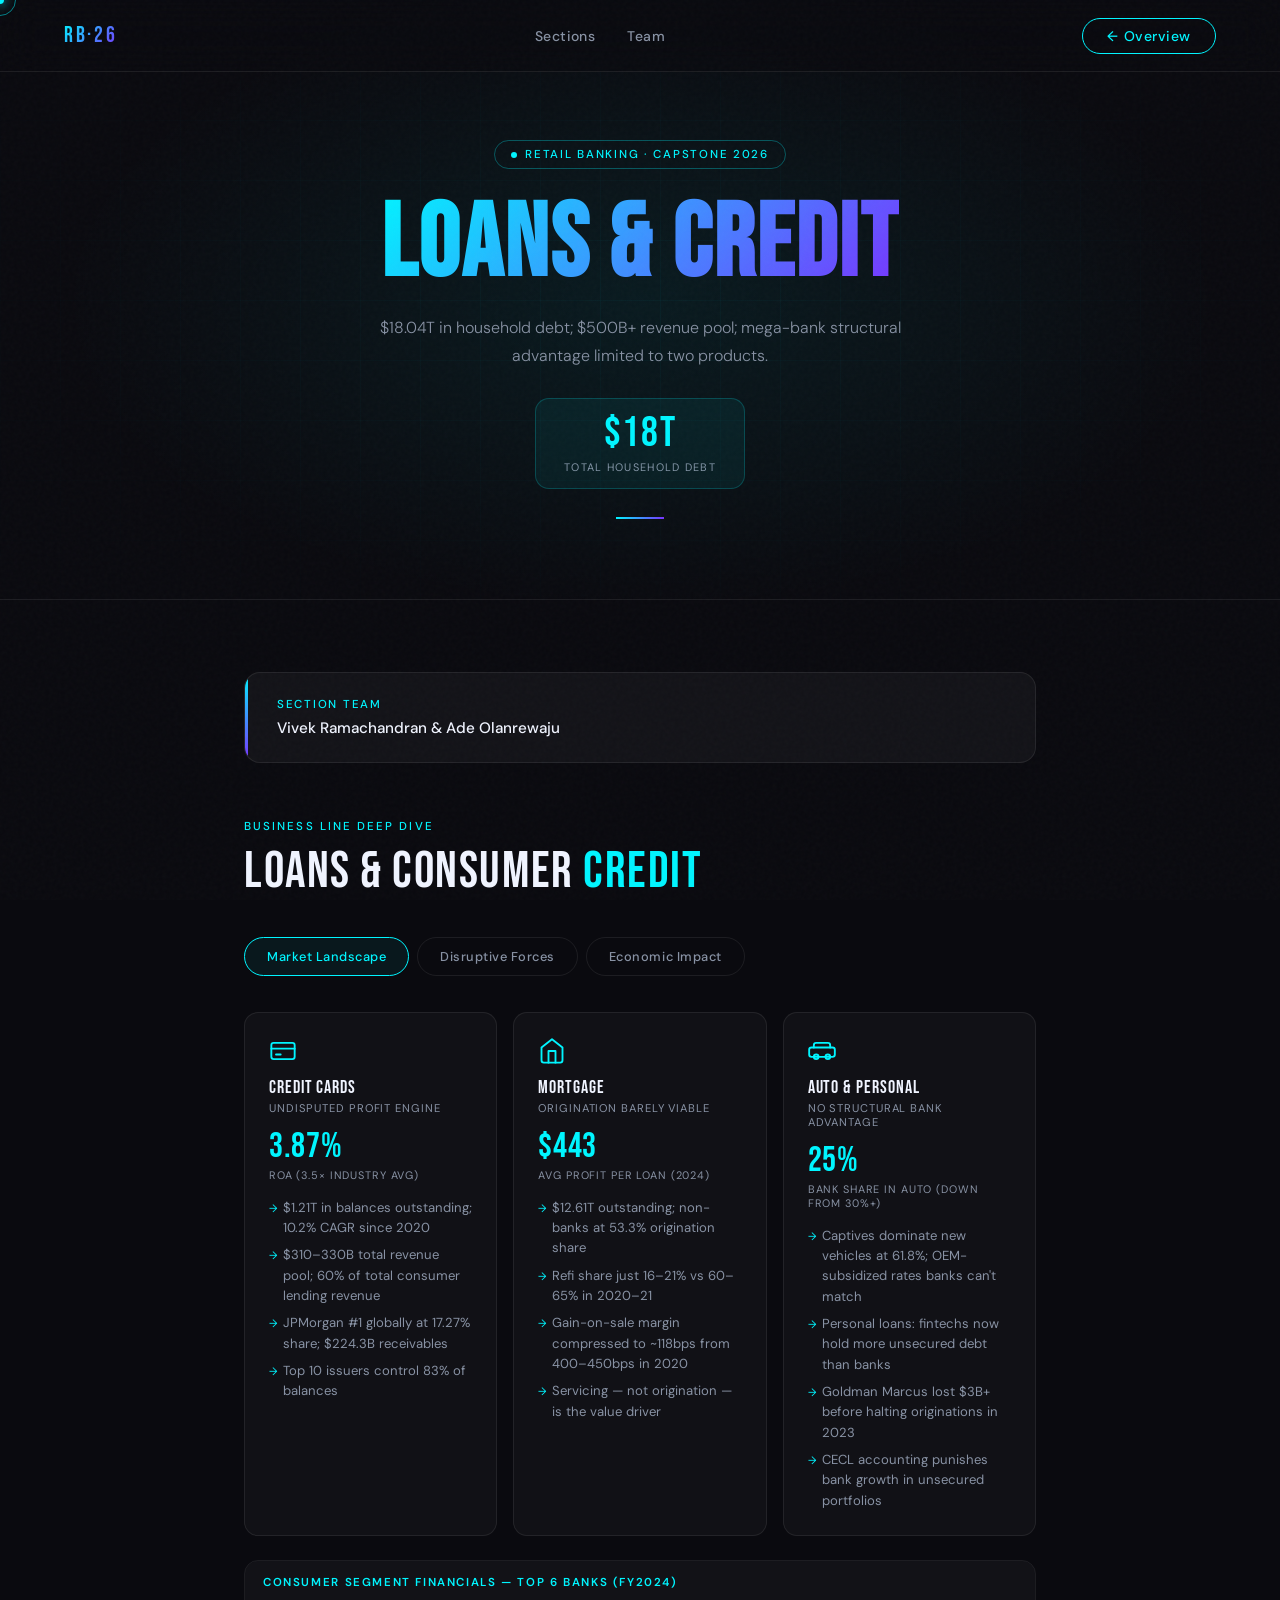
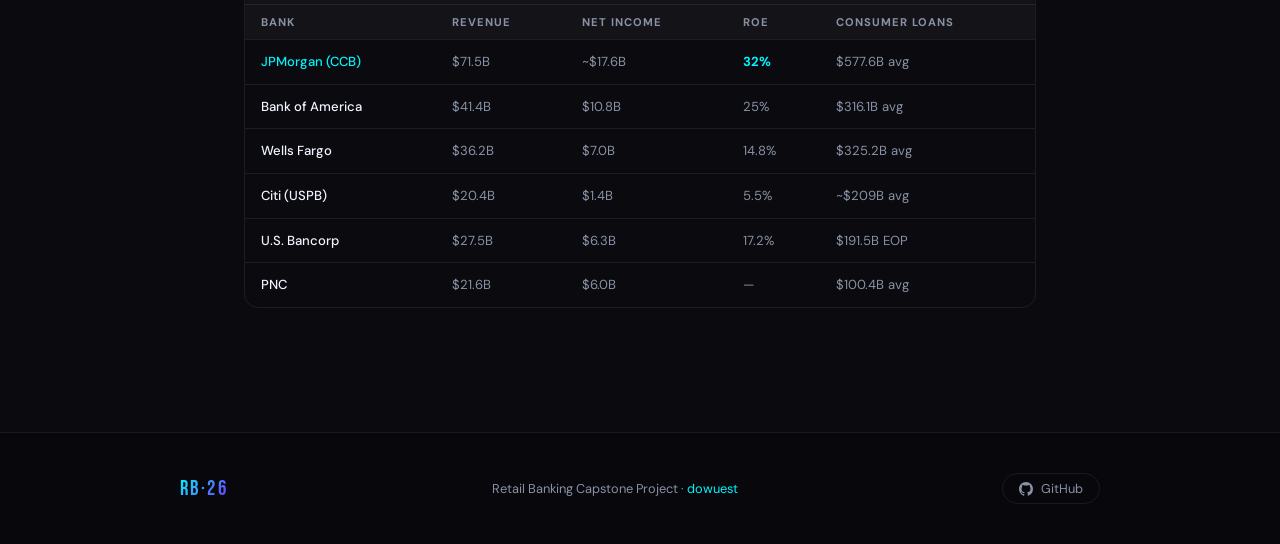
<file: loans-credit/index.html>
<!DOCTYPE html>
<html lang="en">
<head>
<meta charset="UTF-8"/>
<meta name="viewport" content="width=device-width, initial-scale=1.0"/>
<title>Loans &amp; Credit — Retail Banking 2026</title>
<link rel="preconnect" href="https://fonts.googleapis.com"/>
<link href="https://fonts.googleapis.com/css2?family=Bebas+Neue&family=DM+Sans:wght@300;400;500;600&display=swap" rel="stylesheet"/>
<style>
*,*::before,*::after{box-sizing:border-box;margin:0;padding:0;}
:root{--bg:#0a0a0f;--cyan:#00f5ff;--violet:#7b2fff;--white:#f0f4ff;--gray:#8892a4;--surface:rgba(255,255,255,0.04);--border:rgba(255,255,255,0.08);--glow-cyan:0 0 40px rgba(0,245,255,0.35);}
html{scroll-behavior:smooth;}
body{font-family:'DM Sans',sans-serif;background:var(--bg);color:var(--white);overflow-x:hidden;cursor:none;}
body::after{content:'';position:fixed;inset:0;z-index:10000;pointer-events:none;opacity:.025;background-image:url("data:image/svg+xml,%3Csvg viewBox='0 0 256 256' xmlns='http://www.w3.org/2000/svg'%3E%3Cfilter id='n'%3E%3CfeTurbulence type='fractalNoise' baseFrequency='0.9' numOctaves='4' stitchTiles='stitch'/%3E%3C/filter%3E%3Crect width='100%25' height='100%25' filter='url(%23n)'/%3E%3C/svg%3E");}
#cursor-dot{position:fixed;width:8px;height:8px;background:var(--cyan);border-radius:50%;pointer-events:none;z-index:8999;transform:translate(-50%,-50%);box-shadow:0 0 12px var(--cyan);transition:transform .1s;}
#cursor-ring{position:fixed;width:32px;height:32px;border:1.5px solid rgba(0,245,255,.5);border-radius:50%;pointer-events:none;z-index:8998;transform:translate(-50%,-50%);}
#preloader{position:fixed;inset:0;z-index:9000;background:var(--bg);display:flex;align-items:center;justify-content:center;flex-direction:column;gap:24px;}
#preloader .pl-text{font-family:'Bebas Neue',sans-serif;font-size:clamp(1.2rem,3vw,1.8rem);letter-spacing:.4em;color:var(--cyan);opacity:0;animation:plFadeIn .4s .4s ease forwards;}
#preloader .pl-bar{width:200px;height:2px;background:var(--border);border-radius:2px;overflow:hidden;opacity:0;animation:plFadeIn .4s .4s ease forwards;}
#preloader .pl-fill{height:100%;width:0;background:linear-gradient(90deg,var(--cyan),var(--violet));animation:plFill .9s .5s ease forwards;}
@keyframes plFadeIn{to{opacity:1;}}@keyframes plFill{to{width:100%;}}
nav{position:fixed;top:0;left:0;right:0;z-index:500;display:flex;align-items:center;justify-content:space-between;padding:0 5vw;height:72px;background:rgba(10,10,15,.6);backdrop-filter:blur(20px);-webkit-backdrop-filter:blur(20px);border-bottom:1px solid var(--border);}
.nav-logo{font-family:'Bebas Neue',sans-serif;font-size:1.4rem;letter-spacing:.12em;background:linear-gradient(135deg,var(--cyan),var(--violet));-webkit-background-clip:text;-webkit-text-fill-color:transparent;background-clip:text;text-decoration:none;}
.nav-links{display:flex;gap:32px;list-style:none;}
.nav-links a{color:var(--gray);font-size:.875rem;font-weight:500;text-decoration:none;letter-spacing:.03em;transition:color .2s;position:relative;}
.nav-links a::after{content:'';position:absolute;bottom:-4px;left:0;right:0;height:1px;background:var(--cyan);transform:scaleX(0);transition:transform .2s;}
.nav-links a:hover{color:var(--white);}
.nav-links a:hover::after{transform:scaleX(1);}
.nav-back{font-family:'DM Sans',sans-serif;font-size:.875rem;font-weight:500;color:var(--cyan);border:1.5px solid var(--cyan);border-radius:100px;padding:8px 24px;text-decoration:none;background:transparent;cursor:none;position:relative;overflow:hidden;transition:color .3s;letter-spacing:.04em;}
.nav-back::before{content:'';position:absolute;inset:0;background:var(--cyan);transform:scaleX(0);transform-origin:left;transition:transform .3s ease;z-index:-1;}
.nav-back:hover{color:#000;}
.nav-back:hover::before{transform:scaleX(1);}
@media(max-width:768px){.nav-links{display:none;}}
.page-header{position:relative;padding:140px 5vw 80px;overflow:hidden;text-align:center;border-bottom:1px solid var(--border);}
.page-header::before{content:'';position:absolute;inset:0;background:radial-gradient(ellipse 70% 80% at 50% 50%,rgba(0,245,255,.07) 0%,transparent 65%);pointer-events:none;}
.grid-bg{position:absolute;inset:0;pointer-events:none;background-image:linear-gradient(rgba(0,245,255,.03) 1px,transparent 1px),linear-gradient(90deg,rgba(0,245,255,.03) 1px,transparent 1px);background-size:60px 60px;mask-image:radial-gradient(ellipse 70% 70% at 50% 50%,black,transparent);}
.page-badge{display:inline-flex;align-items:center;gap:8px;font-size:.72rem;font-weight:500;letter-spacing:.15em;text-transform:uppercase;color:var(--cyan);border:1px solid rgba(0,245,255,.3);border-radius:100px;padding:6px 16px;margin-bottom:28px;}
.page-badge::before{content:'';width:6px;height:6px;border-radius:50%;background:var(--cyan);animation:pulse 2s infinite;}
@keyframes pulse{0%,100%{opacity:1;transform:scale(1);}50%{opacity:.5;transform:scale(1.4);}}
.page-header h1{font-family:'Bebas Neue',sans-serif;font-size:clamp(3rem,8vw,6.5rem);line-height:.95;letter-spacing:.02em;margin-bottom:20px;position:relative;}
.page-header h1 .accent{background:linear-gradient(135deg,var(--cyan),var(--violet));-webkit-background-clip:text;-webkit-text-fill-color:transparent;background-clip:text;}
.page-header p{font-size:1rem;font-weight:300;color:var(--gray);max-width:560px;margin:0 auto;line-height:1.75;position:relative;}
.gold-line{width:48px;height:2px;background:linear-gradient(90deg,var(--cyan),var(--violet));margin:28px auto 0;}
main{max-width:920px;margin:0 auto;padding:72px 5vw 100px;}
.team-bar{background:var(--surface);border:1px solid var(--border);border-radius:16px;padding:24px 32px;margin-bottom:56px;display:flex;align-items:center;gap:16px;position:relative;overflow:hidden;}
.team-bar::before{content:'';position:absolute;left:0;top:0;bottom:0;width:3px;background:linear-gradient(to bottom,var(--cyan),var(--violet));}
.team-bar .label{font-size:.72rem;font-weight:500;letter-spacing:.15em;text-transform:uppercase;color:var(--cyan);margin-bottom:6px;}
.team-bar .names{font-size:.95rem;font-weight:500;color:var(--white);}
.section-eyebrow{font-size:.72rem;font-weight:500;letter-spacing:.18em;text-transform:uppercase;color:var(--cyan);margin-bottom:12px;}
.section-heading{font-family:'Bebas Neue',sans-serif;font-size:clamp(2rem,4vw,3.5rem);line-height:1;letter-spacing:.03em;margin-bottom:40px;}
.content-block{background:var(--surface);border:1px solid var(--border);border-radius:20px;padding:40px 44px;margin-bottom:24px;position:relative;overflow:hidden;transition:border-color .3s,box-shadow .3s,transform .3s;}
.content-block::before{content:'';position:absolute;bottom:0;left:0;right:0;height:2px;background:linear-gradient(90deg,var(--cyan),var(--violet));transform:scaleX(0);transition:transform .4s ease;}
.content-block:hover{border-color:rgba(0,245,255,.3);box-shadow:var(--glow-cyan);transform:translateY(-3px);}
.content-block:hover::before{transform:scaleX(1);}
.content-block h2{font-family:'Bebas Neue',sans-serif;font-size:1.6rem;letter-spacing:.05em;color:var(--white);margin-bottom:16px;display:flex;align-items:center;gap:12px;}
.content-block h2::before{content:'';display:block;width:3px;height:1.4rem;background:linear-gradient(to bottom,var(--cyan),var(--violet));border-radius:2px;flex-shrink:0;}
.content-block p{font-size:.95rem;color:var(--gray);line-height:1.85;}
.reveal{opacity:0;transform:translateY(32px);transition:opacity .7s ease,transform .7s ease;}
.reveal.visible{opacity:1;transform:translateY(0);}
footer{background:#07070c;border-top:1px solid var(--border);padding:40px 5vw;}
.footer-inner{max-width:920px;margin:0 auto;display:flex;align-items:center;justify-content:space-between;flex-wrap:wrap;gap:16px;}
.footer-logo{font-family:'Bebas Neue',sans-serif;font-size:1.3rem;letter-spacing:.12em;background:linear-gradient(135deg,var(--cyan),var(--violet));-webkit-background-clip:text;-webkit-text-fill-color:transparent;background-clip:text;}
.footer-copy{font-size:.8rem;color:var(--gray);}
.footer-copy a{color:var(--cyan);text-decoration:none;}
.github-link{display:inline-flex;align-items:center;gap:8px;font-size:.8rem;color:var(--gray);text-decoration:none;border:1px solid var(--border);border-radius:100px;padding:6px 16px;transition:border-color .2s,color .2s;}
.github-link:hover{border-color:var(--cyan);color:var(--white);}
@media(prefers-reduced-motion:reduce){.reveal{transition:none;}.page-badge::before{animation:none;}}
</style>

<style id="preview-overrides">
/* ── Header stat pill ─────────────────────────── */
.header-stat{display:inline-flex;flex-direction:column;align-items:center;background:rgba(0,245,255,.06);border:1px solid rgba(0,245,255,.2);border-radius:14px;padding:14px 28px;margin-top:28px;}
.header-stat-val{font-family:'Bebas Neue',sans-serif;font-size:2.6rem;letter-spacing:.04em;color:var(--cyan);line-height:1;}
.header-stat-label{font-size:.68rem;color:var(--gray);letter-spacing:.12em;text-transform:uppercase;margin-top:5px;}

/* ── Tab navigation ───────────────────────────── */
.tab-nav{display:flex;gap:8px;margin-bottom:36px;flex-wrap:wrap;}
.tab-btn{padding:10px 22px;border-radius:100px;font-size:.8rem;font-weight:500;letter-spacing:.04em;cursor:pointer;border:1.5px solid var(--border);background:transparent;color:var(--gray);transition:border-color .22s,color .22s,background .22s;font-family:'DM Sans',sans-serif;}
.tab-btn.active{border-color:var(--cyan);color:var(--cyan);background:rgba(0,245,255,.06);}
.tab-btn:hover:not(.active){border-color:rgba(255,255,255,.18);color:var(--white);}
.tab-panel{display:none;}
.tab-panel.active{display:block;}

/* ── Sub-card grid ────────────────────────────── */
.sub-grid{display:grid;grid-template-columns:repeat(3,1fr);gap:16px;margin-bottom:24px;}
@media(max-width:700px){.sub-grid{grid-template-columns:1fr;}}
.sub-card{background:rgba(255,255,255,.03);border:1px solid var(--border);border-radius:14px;padding:24px;transition:border-color .22s,box-shadow .22s;}
.sub-card:hover{border-color:rgba(0,245,255,.28);box-shadow:0 0 24px rgba(0,245,255,.1);}
.sub-card-icon{margin-bottom:10px;line-height:1;color:var(--cyan);display:block;}
.sub-card-title{font-family:'Bebas Neue',sans-serif;font-size:1.15rem;letter-spacing:.05em;color:var(--white);margin-bottom:3px;line-height:1.1;}
.sub-card-sub{font-size:.7rem;color:var(--gray);letter-spacing:.08em;text-transform:uppercase;margin-bottom:14px;}
.sub-card-stat{font-family:'Bebas Neue',sans-serif;font-size:2.2rem;letter-spacing:.02em;color:var(--cyan);line-height:1;}
.sub-card-stat-label{font-size:.68rem;color:var(--gray);letter-spacing:.08em;text-transform:uppercase;margin-bottom:16px;margin-top:3px;}
.sub-list{list-style:none;display:flex;flex-direction:column;gap:7px;}
.sub-list li{font-size:.82rem;color:var(--gray);padding-left:14px;position:relative;line-height:1.55;}
.sub-list li::before{content:'→';position:absolute;left:0;color:var(--cyan);font-size:.68rem;top:2px;}

/* ── Tags ─────────────────────────────────────── */
.tag{display:inline-block;padding:2px 9px;border-radius:100px;font-size:.68rem;font-weight:600;text-transform:uppercase;letter-spacing:.05em;margin-right:4px;}
.tag-threat{background:rgba(239,68,68,.12);color:#f87171;border:1px solid rgba(239,68,68,.25);}
.tag-oppty{background:rgba(16,185,129,.12);color:#34d399;border:1px solid rgba(16,185,129,.25);}
.tag-neutral{background:rgba(245,158,11,.12);color:#fbbf24;border:1px solid rgba(245,158,11,.25);}

/* ── Metric bars ──────────────────────────────── */
.metric-section-label{font-size:.72rem;font-weight:600;letter-spacing:.14em;text-transform:uppercase;color:var(--cyan);margin-bottom:18px;}
.metric-group{display:flex;flex-direction:column;gap:14px;margin-bottom:36px;}
.metric-row{display:flex;align-items:center;gap:14px;}
.metric-label{font-size:.82rem;color:var(--gray);min-width:160px;}
.metric-track{flex:1;background:rgba(255,255,255,.06);border-radius:4px;height:8px;overflow:hidden;}
.metric-fill{height:100%;border-radius:4px;background:linear-gradient(90deg,var(--cyan),var(--violet));}
.metric-val{font-size:.82rem;color:var(--white);font-weight:500;min-width:70px;text-align:right;font-variant-numeric:tabular-nums;}

/* ── Tables ───────────────────────────────────── */
.strat-wrap{border:1px solid var(--border);border-radius:14px;overflow:hidden;margin-bottom:24px;}
.strat-table-label{padding:14px 18px;font-size:.72rem;font-weight:600;letter-spacing:.14em;text-transform:uppercase;color:var(--cyan);border-bottom:1px solid var(--border);background:rgba(255,255,255,.03);}
.table-scroll{overflow-x:auto;}
.strat-table{width:100%;border-collapse:collapse;min-width:560px;}
.strat-table th{text-align:left;padding:10px 16px;font-size:.7rem;font-weight:700;letter-spacing:.09em;text-transform:uppercase;color:var(--gray);background:rgba(255,255,255,.04);border-bottom:1px solid var(--border);}
.strat-table td{padding:12px 16px;font-size:.82rem;color:var(--gray);border-bottom:1px solid var(--border);line-height:1.5;vertical-align:top;}
.strat-table tr:last-child td{border-bottom:none;}
.strat-table td:first-child{color:var(--white);font-weight:500;}
.strat-table tr:hover td{background:rgba(255,255,255,.02);}
.td-highlight{color:var(--cyan) !important;font-weight:700;}
.td-mono{font-variant-numeric:tabular-nums;}

/* ── Confidence badges ────────────────────────── */
.conf{display:inline-block;padding:2px 9px;border-radius:100px;font-size:.68rem;font-weight:600;letter-spacing:.05em;white-space:nowrap;}
.conf-mod{background:rgba(251,191,36,.1);color:#fbbf24;border:1px solid rgba(251,191,36,.25);}
.conf-low{background:rgba(148,163,184,.1);color:#94a3b8;border:1px solid rgba(148,163,184,.2);}
.impact-total td{border-top:1px solid rgba(0,245,255,.2) !important;color:var(--cyan) !important;font-weight:700;}
</style>
</head>
<body>

<div id="preloader" role="status" aria-label="Loading">
  <span class="pl-text">LOANS</span>
  <div class="pl-bar"><div class="pl-fill"></div></div>
</div>
<div id="cursor-dot" aria-hidden="true"></div>
<div id="cursor-ring" aria-hidden="true"></div>

<nav role="navigation" aria-label="Main navigation">
  <a href="../index.html" class="nav-logo">RB·26</a>
  <ul class="nav-links">
    <li><a href="../index.html#sections">Sections</a></li>
    <li><a href="../index.html#team">Team</a></li>
  </ul>
  <a href="../index.html" class="nav-back">← Overview</a>
</nav>

<header class="page-header" role="banner">
  <div class="grid-bg" aria-hidden="true"></div>
  <div class="page-badge">Retail Banking · Capstone 2026</div>
  <h1><span class="accent">Loans &amp; Credit</span></h1>
  <p>$18.04T in household debt; $500B+ revenue pool; mega-bank structural advantage limited to two products.</p>
  <div class="header-stat">
    <span class="header-stat-val">$18T</span>
    <span class="header-stat-label">Total Household Debt</span>
  </div>
  <div class="gold-line"></div>
</header>

<main id="main-content">

  <div class="team-bar reveal">
    <div>
      <div class="label">Section team</div>
      <div class="names">Vivek Ramachandran &amp; Ade Olanrewaju</div>
    </div>
  </div>

  <div class="section-eyebrow reveal">Business Line Deep Dive</div>
  <div class="section-heading reveal" style="transition-delay:.08s">
    Loans &amp; Consumer <span style="color:var(--cyan)">Credit</span>
  </div>

  <!-- Tab navigation -->
  <div class="tab-nav reveal" style="transition-delay:.14s" role="tablist" aria-label="Loans analysis">
    <button class="tab-btn active" role="tab" aria-selected="true"  aria-controls="tab-landscape" id="btn-landscape" onclick="switchTab('landscape')">Market Landscape</button>
    <button class="tab-btn"        role="tab" aria-selected="false" aria-controls="tab-disruption" id="btn-disruption" onclick="switchTab('disruption')">Disruptive Forces</button>
    <button class="tab-btn"        role="tab" aria-selected="false" aria-controls="tab-economics"  id="btn-economics"  onclick="switchTab('economics')">Economic Impact</button>
  </div>

  <!-- ── TAB 1: Market Landscape ─────────────────── -->
  <div class="tab-panel active reveal" id="tab-landscape" role="tabpanel" aria-labelledby="btn-landscape" style="transition-delay:.18s">

    <div class="sub-grid">

      <div class="sub-card">
        <div class="sub-card-icon">
          <svg width="28" height="28" viewBox="0 0 24 24" fill="none" stroke="currentColor" stroke-width="1.6" stroke-linecap="round" stroke-linejoin="round" aria-hidden="true">
            <rect x="2" y="5" width="20" height="14" rx="2"/>
            <line x1="2" y1="10" x2="22" y2="10"/>
            <line x1="6" y1="15" x2="10" y2="15"/>
          </svg>
        </div>
        <div class="sub-card-title">Credit Cards</div>
        <div class="sub-card-sub">Undisputed profit engine</div>
        <div class="sub-card-stat">3.87%</div>
        <div class="sub-card-stat-label">ROA (3.5× industry avg)</div>
        <ul class="sub-list">
          <li>$1.21T in balances outstanding; 10.2% CAGR since 2020</li>
          <li>$310–330B total revenue pool; 60% of total consumer lending revenue</li>
          <li>JPMorgan #1 globally at 17.27% share; $224.3B receivables</li>
          <li>Top 10 issuers control 83% of balances</li>
        </ul>
      </div>

      <div class="sub-card">
        <div class="sub-card-icon">
          <svg width="28" height="28" viewBox="0 0 24 24" fill="none" stroke="currentColor" stroke-width="1.6" stroke-linecap="round" stroke-linejoin="round" aria-hidden="true">
            <path d="M3 9l9-7 9 7v11a2 2 0 0 1-2 2H5a2 2 0 0 1-2-2z"/>
            <polyline points="9 22 9 12 15 12 15 22"/>
          </svg>
        </div>
        <div class="sub-card-title">Mortgage</div>
        <div class="sub-card-sub">Origination barely viable</div>
        <div class="sub-card-stat">$443</div>
        <div class="sub-card-stat-label">Avg profit per loan (2024)</div>
        <ul class="sub-list">
          <li>$12.61T outstanding; non-banks at 53.3% origination share</li>
          <li>Refi share just 16–21% vs 60–65% in 2020–21</li>
          <li>Gain-on-sale margin compressed to ~118bps from 400–450bps in 2020</li>
          <li>Servicing — not origination — is the value driver</li>
        </ul>
      </div>

      <div class="sub-card">
        <div class="sub-card-icon">
          <svg width="28" height="28" viewBox="0 0 24 24" fill="none" stroke="currentColor" stroke-width="1.6" stroke-linecap="round" stroke-linejoin="round" aria-hidden="true">
            <rect x="1" y="9" width="22" height="8" rx="2"/>
            <circle cx="7" cy="17" r="2"/>
            <circle cx="17" cy="17" r="2"/>
            <path d="M5 9V7a2 2 0 0 1 2-2h10a2 2 0 0 1 2 2v2"/>
          </svg>
        </div>
        <div class="sub-card-title">Auto &amp; Personal</div>
        <div class="sub-card-sub">No structural bank advantage</div>
        <div class="sub-card-stat">25%</div>
        <div class="sub-card-stat-label">Bank share in auto (down from 30%+)</div>
        <ul class="sub-list">
          <li>Captives dominate new vehicles at 61.8%; OEM-subsidized rates banks can't match</li>
          <li>Personal loans: fintechs now hold more unsecured debt than banks</li>
          <li>Goldman Marcus lost $3B+ before halting originations in 2023</li>
          <li>CECL accounting punishes bank growth in unsecured portfolios</li>
        </ul>
      </div>

    </div>

    <div class="strat-wrap">
      <div class="strat-table-label">Consumer Segment Financials — Top 6 Banks (FY2024)</div>
      <div class="table-scroll">
        <table class="strat-table">
          <thead>
            <tr>
              <th>Bank</th>
              <th>Revenue</th>
              <th>Net Income</th>
              <th>ROE</th>
              <th>Consumer Loans</th>
            </tr>
          </thead>
          <tbody>
            <tr>
              <td class="td-highlight">JPMorgan (CCB)</td>
              <td class="td-mono">$71.5B</td>
              <td class="td-mono">~$17.6B</td>
              <td class="td-mono td-highlight">32%</td>
              <td class="td-mono">$577.6B avg</td>
            </tr>
            <tr>
              <td>Bank of America</td>
              <td class="td-mono">$41.4B</td>
              <td class="td-mono">$10.8B</td>
              <td class="td-mono">25%</td>
              <td class="td-mono">$316.1B avg</td>
            </tr>
            <tr>
              <td>Wells Fargo</td>
              <td class="td-mono">$36.2B</td>
              <td class="td-mono">$7.0B</td>
              <td class="td-mono">14.8%</td>
              <td class="td-mono">$325.2B avg</td>
            </tr>
            <tr>
              <td>Citi (USPB)</td>
              <td class="td-mono">$20.4B</td>
              <td class="td-mono">$1.4B</td>
              <td class="td-mono">5.5%</td>
              <td class="td-mono">~$209B avg</td>
            </tr>
            <tr>
              <td>U.S. Bancorp</td>
              <td class="td-mono">$27.5B</td>
              <td class="td-mono">$6.3B</td>
              <td class="td-mono">17.2%</td>
              <td class="td-mono">$191.5B EOP</td>
            </tr>
            <tr>
              <td>PNC</td>
              <td class="td-mono">$21.6B</td>
              <td class="td-mono">$6.0B</td>
              <td class="td-mono">—</td>
              <td class="td-mono">$100.4B avg</td>
            </tr>
          </tbody>
        </table>
      </div>
    </div>

  </div>

  <!-- ── TAB 2: Disruptive Forces ────────────────── -->
  <div class="tab-panel reveal" id="tab-disruption" role="tabpanel" aria-labelledby="btn-disruption" style="transition-delay:.18s">

    <div class="sub-grid">

      <div class="sub-card">
        <div class="sub-card-icon">
          <svg width="28" height="28" viewBox="0 0 24 24" fill="none" stroke="currentColor" stroke-width="1.6" stroke-linecap="round" stroke-linejoin="round" aria-hidden="true">
            <circle cx="12" cy="12" r="10"/>
            <path d="M12 8v4l3 3"/>
            <path d="M8 3.5A9.96 9.96 0 0 1 12 2"/>
            <path d="M3.5 8A9.96 9.96 0 0 1 5.5 5"/>
          </svg>
        </div>
        <div class="sub-card-title">BNPL &amp; AI Lending</div>
        <div class="sub-card-sub">Structural cost disruption</div>
        <div class="sub-card-stat">$109B</div>
        <div class="sub-card-stat-label">BNPL GMV 2024 (+14.8% YoY)</div>
        <ul class="sub-list">
          <li><span class="tag tag-threat">Threat</span> Klarna AI handled 2.3M customer service conversations ≈ 700 FTE</li>
          <li><span class="tag tag-neutral">Signal</span> Apple discontinued Pay Later Jun 2024, ceding BNPL infrastructure to card issuers</li>
          <li>Fintechs achieve 30–50% lower origination costs vs banks</li>
          <li>SoFi: $5.3B in personal loans in Q4 2024 alone (+63% YoY)</li>
        </ul>
      </div>

      <div class="sub-card">
        <div class="sub-card-icon">
          <svg width="28" height="28" viewBox="0 0 24 24" fill="none" stroke="currentColor" stroke-width="1.6" stroke-linecap="round" stroke-linejoin="round" aria-hidden="true">
            <path d="M12 22s8-4 8-10V5l-8-3-8 3v7c0 6 8 10 8 10z"/>
            <line x1="12" y1="8" x2="12" y2="12"/>
            <line x1="12" y1="16" x2="12.01" y2="16"/>
          </svg>
        </div>
        <div class="sub-card-title">Regulatory Risk</div>
        <div class="sub-card-sub">Interchange under assault</div>
        <div class="sub-card-stat">−50%</div>
        <div class="sub-card-stat-label">Potential interchange reduction if CCCA enacted</div>
        <ul class="sub-list">
          <li><span class="tag tag-threat">Threat</span> April 2024 Visa/MC settlement: −10bps over 5 years, 1.25% cap on standard cards</li>
          <li><span class="tag tag-threat">Threat</span> Credit Card Competition Act of 2026 could halve interchange for covered issuers</li>
          <li>$148.5B in interchange fees at risk; record 2024 level at 2.35% avg rate</li>
        </ul>
      </div>

      <div class="sub-card">
        <div class="sub-card-icon">
          <svg width="28" height="28" viewBox="0 0 24 24" fill="none" stroke="currentColor" stroke-width="1.6" stroke-linecap="round" stroke-linejoin="round" aria-hidden="true">
            <line x1="18" y1="20" x2="18" y2="10"/>
            <line x1="12" y1="20" x2="12" y2="4"/>
            <line x1="6"  y1="20" x2="6"  y2="14"/>
            <line x1="2"  y1="20" x2="22" y2="20"/>
          </svg>
        </div>
        <div class="sub-card-title">Non-Bank Architecture</div>
        <div class="sub-card-sub">Vertical integration threat</div>
        <div class="sub-card-stat">$1.1T</div>
        <div class="sub-card-stat-label">Mr. Cooper MSR portfolio (now #1 servicer)</div>
        <ul class="sub-list">
          <li>Rocket acquiring Mr. Cooper + Redfin = origination-servicing-real estate ecosystem</li>
          <li>Non-banks hold 55% of top-10 servicing volume by UPB</li>
          <li>UWM led 2024 originations at $137.8B; only Chase/BofA/USB in top 10 banks</li>
        </ul>
      </div>

    </div>

  </div>

  <!-- ── TAB 3: Economic Impact ──────────────────── -->
  <div class="tab-panel reveal" id="tab-economics" role="tabpanel" aria-labelledby="btn-economics" style="transition-delay:.18s">

    <div class="strat-wrap" style="margin-bottom:24px;">
      <div class="strat-table-label">Charge-Off Rates by Product (Q4, All Commercial Banks)</div>
      <div class="table-scroll">
        <table class="strat-table">
          <thead>
            <tr>
              <th>Product</th>
              <th>2020</th>
              <th>2021</th>
              <th>2022</th>
              <th>2023</th>
              <th>2024</th>
            </tr>
          </thead>
          <tbody>
            <tr>
              <td>Credit Cards</td>
              <td class="td-mono">2.68%</td>
              <td class="td-mono">1.63%</td>
              <td class="td-mono">2.51%</td>
              <td class="td-mono">4.19%</td>
              <td class="td-mono td-highlight">4.58%</td>
            </tr>
            <tr>
              <td>All Consumer</td>
              <td class="td-mono">1.50%</td>
              <td class="td-mono">0.91%</td>
              <td class="td-mono">1.63%</td>
              <td class="td-mono">2.64%</td>
              <td class="td-mono">2.98%</td>
            </tr>
            <tr>
              <td>Other Consumer</td>
              <td class="td-mono">0.55%</td>
              <td class="td-mono">0.36%</td>
              <td class="td-mono">0.87%</td>
              <td class="td-mono">1.15%</td>
              <td class="td-mono">1.19%</td>
            </tr>
            <tr>
              <td>Total Loans</td>
              <td class="td-mono">0.39%</td>
              <td class="td-mono">0.19%</td>
              <td class="td-mono">0.33%</td>
              <td class="td-mono">0.60%</td>
              <td class="td-mono">0.65%</td>
            </tr>
          </tbody>
        </table>
      </div>
    </div>

    <div class="content-block" style="transform:none;">
      <h2>Balance Growth by Product (5-Year CAGR)</h2>
      <div class="metric-section-label" style="margin-top:8px;">Outstanding Balance — 5-Year CAGR</div>
      <div class="metric-group">
        <div class="metric-row">
          <span class="metric-label">Credit Cards</span>
          <div class="metric-track"><div class="metric-fill" style="width:100%;"></div></div>
          <span class="metric-val">+10.2%</span>
        </div>
        <div class="metric-row">
          <span class="metric-label">Personal Loans</span>
          <div class="metric-track"><div class="metric-fill" style="width:99%;opacity:.9;"></div></div>
          <span class="metric-val">+10.1%</span>
        </div>
        <div class="metric-row">
          <span class="metric-label">Mortgage</span>
          <div class="metric-track"><div class="metric-fill" style="width:58%;"></div></div>
          <span class="metric-val">+5.9%</span>
        </div>
        <div class="metric-row">
          <span class="metric-label">Auto Loans</span>
          <div class="metric-track"><div class="metric-fill" style="width:48%;"></div></div>
          <span class="metric-val">+4.9%</span>
        </div>
        <div class="metric-row">
          <span class="metric-label">HELOC</span>
          <div class="metric-track"><div class="metric-fill" style="width:33%;"></div></div>
          <span class="metric-val">+3.4%</span>
        </div>
      </div>
    </div>

    <div class="strat-wrap">
      <div class="strat-table-label">Consolidated Dollar Impact Summary</div>
      <div class="table-scroll">
        <table class="strat-table">
          <thead>
            <tr>
              <th>Disruption Vector</th>
              <th>Mechanism</th>
              <th>Est. $ Impact (Annual)</th>
              <th>Confidence</th>
            </tr>
          </thead>
          <tbody>
            <tr>
              <td>Deposit disintermediation (AI switching)</td>
              <td class="td-mono">NIM compression on $1.72T loan book</td>
              <td class="td-mono">$3.4–4.3B</td>
              <td><span class="conf conf-mod">Moderate</span></td>
            </tr>
            <tr>
              <td>Interchange compression (AI routing + CCCA)</td>
              <td class="td-mono">Rate compression on ~$3–3.5T purchase volume</td>
              <td class="td-mono">$3.0–3.5B</td>
              <td><span class="conf conf-mod">Moderate</span></td>
            </tr>
            <tr>
              <td>Mortgage share loss acceleration</td>
              <td class="td-mono">Relationship / cross-sell pipeline erosion</td>
              <td class="td-mono">$1–2B</td>
              <td><span class="conf conf-low">Lower — indirect</span></td>
            </tr>
            <tr>
              <td>Personal lending (already exited)</td>
              <td class="td-mono">Incremental impact minimal</td>
              <td class="td-mono">&lt;$0.5B</td>
              <td><span class="conf conf-low">Low</span></td>
            </tr>
            <tr class="impact-total">
              <td>Composite ROTE degradation (delay scenario)</td>
              <td class="td-mono">Aggregate across all vectors</td>
              <td class="td-mono">$5–12B</td>
              <td><span class="conf conf-mod">Moderate</span></td>
            </tr>
          </tbody>
        </table>
      </div>
    </div>

  </div>
  <!-- end tabs -->

</main>

<footer role="contentinfo">
  <div class="footer-inner">
    <div class="footer-logo">RB·26</div>
    <span class="footer-copy">Retail Banking Capstone Project · <a href="https://github.com/dowuest/Retail-Banking-Capstone-Project" target="_blank" rel="noopener">dowuest</a></span>
    <a href="https://github.com/dowuest/Retail-Banking-Capstone-Project" target="_blank" rel="noopener" class="github-link">
      <svg width="14" height="14" viewBox="0 0 24 24" fill="currentColor" aria-hidden="true"><path d="M12 0C5.37 0 0 5.37 0 12c0 5.31 3.435 9.795 8.205 11.385.6.105.825-.255.825-.57 0-.285-.015-1.23-.015-2.235-3.015.555-3.795-.735-4.035-1.41-.135-.345-.72-1.41-1.23-1.695-.42-.225-1.02-.78-.015-.795.945-.015 1.62.87 1.845 1.23 1.08 1.815 2.805 1.305 3.495.99.105-.78.42-1.305.765-1.605-2.67-.3-5.46-1.335-5.46-5.925 0-1.305.465-2.385 1.23-3.225-.12-.3-.54-1.53.12-3.18 0 0 1.005-.315 3.3 1.23.96-.27 1.98-.405 3-.405s2.04.135 3 .405c2.295-1.56 3.3-1.23 3.3-1.23.66 1.65.24 2.88.12 3.18.765.84 1.23 1.905 1.23 3.225 0 4.605-2.805 5.625-5.475 5.925.435.375.81 1.095.81 2.22 0 1.605-.015 2.895-.015 3.3 0 .315.225.69.825.57A12.02 12.02 0 0024 12c0-6.63-5.37-12-12-12z"/></svg>
      GitHub
    </a>
  </div>
</footer>

<script>
(function(){
  /* ── Preloader ── */
  const reduced = window.matchMedia('(prefers-reduced-motion: reduce)').matches;
  window.addEventListener('load', () => {
    setTimeout(() => {
      const pl = document.getElementById('preloader');
      pl.style.transition = 'opacity .5s ease';
      pl.style.opacity = '0';
      setTimeout(() => pl.style.display = 'none', 550);
    }, 1100);
  });

  /* ── Custom cursor ── */
  const dot = document.getElementById('cursor-dot'), ring = document.getElementById('cursor-ring');
  let mx = 0, my = 0, rx = 0, ry = 0;
  document.addEventListener('mousemove', e => {
    mx = e.clientX; my = e.clientY;
    dot.style.left = mx + 'px'; dot.style.top = my + 'px';
  });
  function lerpCursor() {
    rx += (mx - rx) * .12; ry += (my - ry) * .12;
    ring.style.left = rx + 'px'; ring.style.top = ry + 'px';
    requestAnimationFrame(lerpCursor);
  }
  if (!reduced) lerpCursor();
  document.querySelectorAll('a,button').forEach(el => {
    el.addEventListener('mouseenter', () => { dot.style.transform = 'translate(-50%,-50%) scale(2.5)'; ring.style.borderColor = 'rgba(123,47,255,.7)'; });
    el.addEventListener('mouseleave', () => { dot.style.transform = 'translate(-50%,-50%) scale(1)';   ring.style.borderColor = 'rgba(0,245,255,.5)'; });
  });

  /* ── Scroll reveal ── */
  const obs = new IntersectionObserver(entries => entries.forEach(e => {
    if (e.isIntersecting) { e.target.classList.add('visible'); obs.unobserve(e.target); }
  }), { threshold: .12 });
  document.querySelectorAll('.reveal').forEach(el => obs.observe(el));
})();

/* ── Tab switching ── */
function switchTab(name) {
  document.querySelectorAll('.tab-panel').forEach(p => p.classList.remove('active'));
  document.querySelectorAll('.tab-btn').forEach(b => { b.classList.remove('active'); b.setAttribute('aria-selected', 'false'); });
  const panel = document.getElementById('tab-' + name);
  const btn   = document.getElementById('btn-' + name);
  if (panel) panel.classList.add('active');
  if (btn)   { btn.classList.add('active'); btn.setAttribute('aria-selected', 'true'); }
}
</script>
</body>
</html>
</file>
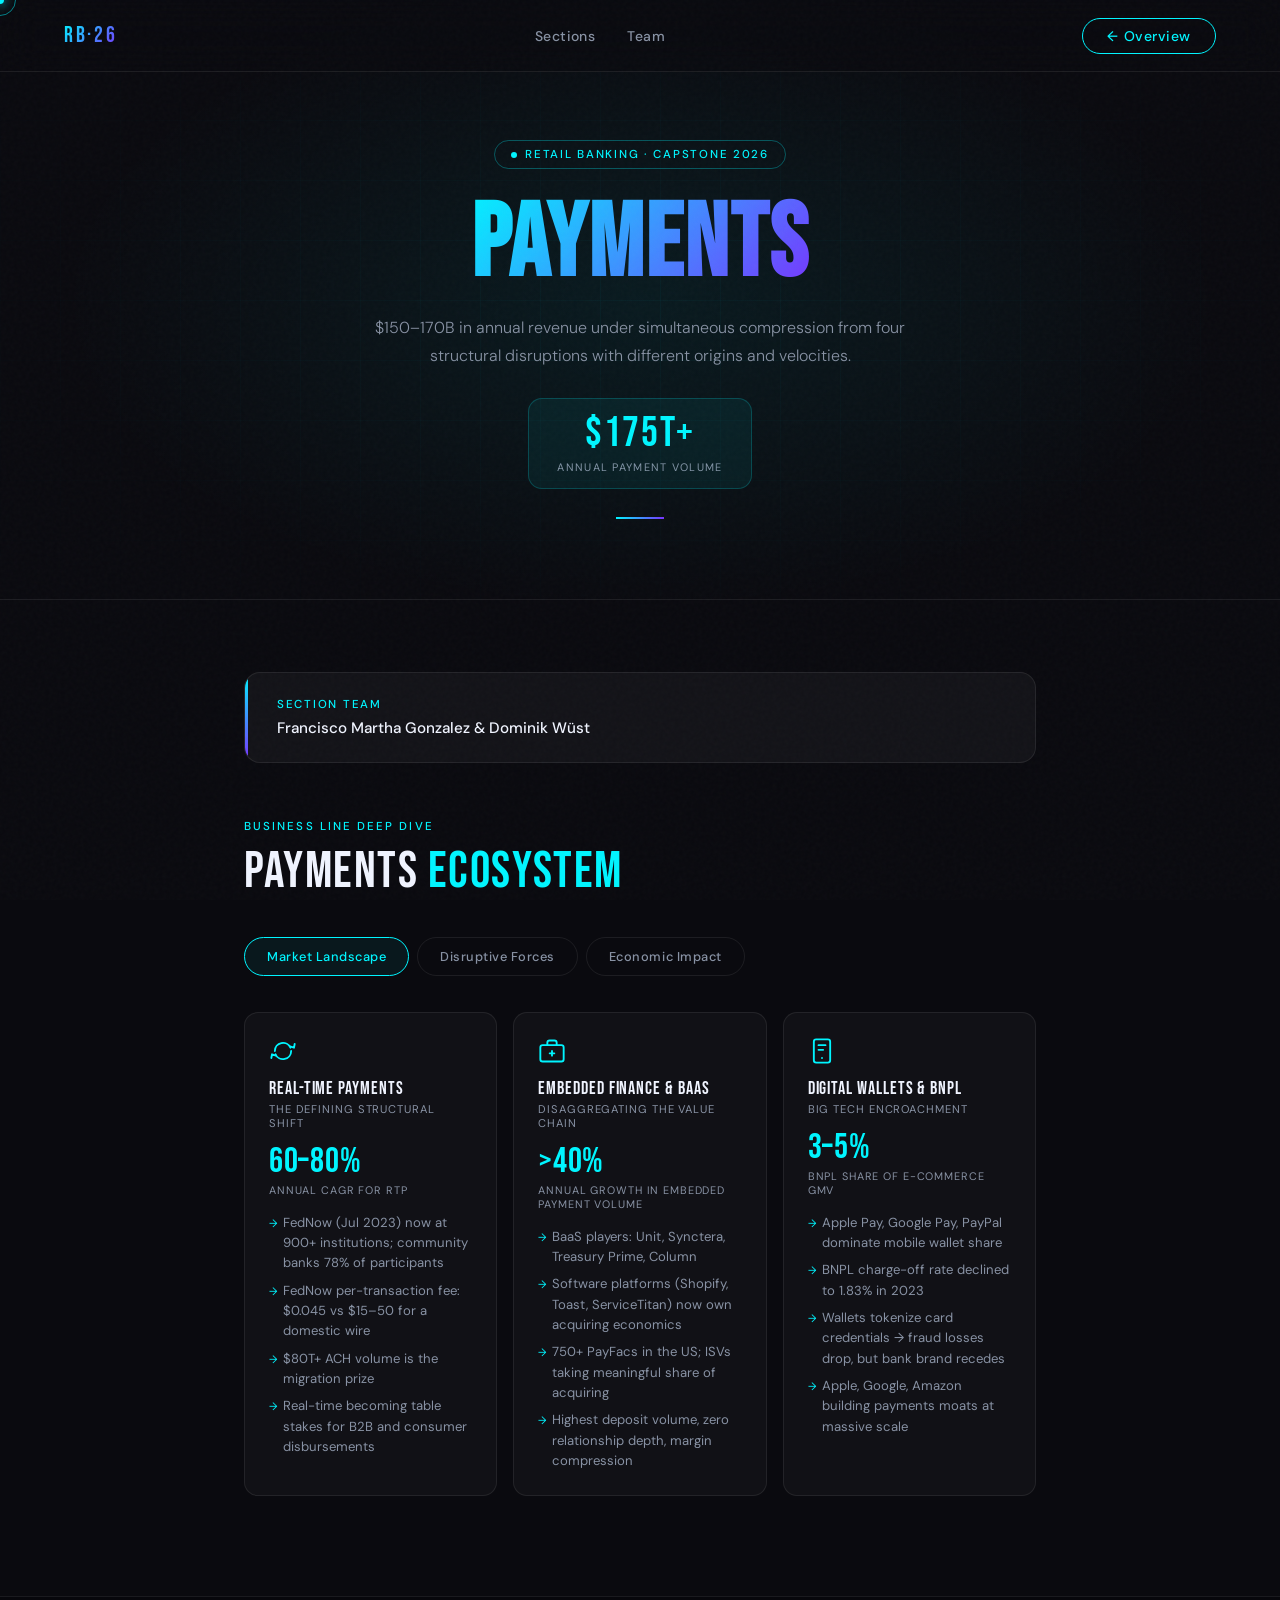
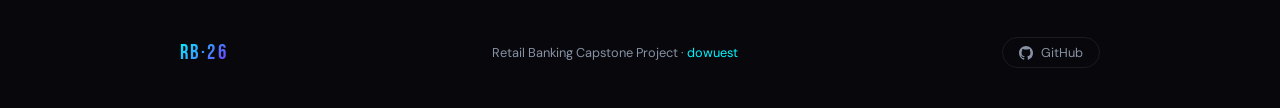
<file: payments/index.html>
<!DOCTYPE html>
<html lang="en">
<head>
<meta charset="UTF-8"/>
<meta name="viewport" content="width=device-width, initial-scale=1.0"/>
<title>Payments — Retail Banking 2026</title>
<link rel="preconnect" href="https://fonts.googleapis.com"/>
<link href="https://fonts.googleapis.com/css2?family=Bebas+Neue&family=DM+Sans:wght@300;400;500;600&display=swap" rel="stylesheet"/>
<style>
*,*::before,*::after{box-sizing:border-box;margin:0;padding:0;}
:root{--bg:#0a0a0f;--cyan:#00f5ff;--violet:#7b2fff;--white:#f0f4ff;--gray:#8892a4;--surface:rgba(255,255,255,0.04);--border:rgba(255,255,255,0.08);--glow-cyan:0 0 40px rgba(0,245,255,0.35);}
html{scroll-behavior:smooth;}
body{font-family:'DM Sans',sans-serif;background:var(--bg);color:var(--white);overflow-x:hidden;cursor:none;}
body::after{content:'';position:fixed;inset:0;z-index:10000;pointer-events:none;opacity:.025;background-image:url("data:image/svg+xml,%3Csvg viewBox='0 0 256 256' xmlns='http://www.w3.org/2000/svg'%3E%3Cfilter id='n'%3E%3CfeTurbulence type='fractalNoise' baseFrequency='0.9' numOctaves='4' stitchTiles='stitch'/%3E%3C/filter%3E%3Crect width='100%25' height='100%25' filter='url(%23n)'/%3E%3C/svg%3E");}
#cursor-dot{position:fixed;width:8px;height:8px;background:var(--cyan);border-radius:50%;pointer-events:none;z-index:8999;transform:translate(-50%,-50%);box-shadow:0 0 12px var(--cyan);transition:transform .1s;}
#cursor-ring{position:fixed;width:32px;height:32px;border:1.5px solid rgba(0,245,255,.5);border-radius:50%;pointer-events:none;z-index:8998;transform:translate(-50%,-50%);}
#preloader{position:fixed;inset:0;z-index:9000;background:var(--bg);display:flex;align-items:center;justify-content:center;flex-direction:column;gap:24px;}
#preloader .pl-text{font-family:'Bebas Neue',sans-serif;font-size:clamp(1.2rem,3vw,1.8rem);letter-spacing:.4em;color:var(--cyan);opacity:0;animation:plFadeIn .4s .4s ease forwards;}
#preloader .pl-bar{width:200px;height:2px;background:var(--border);border-radius:2px;overflow:hidden;opacity:0;animation:plFadeIn .4s .4s ease forwards;}
#preloader .pl-fill{height:100%;width:0;background:linear-gradient(90deg,var(--cyan),var(--violet));animation:plFill .9s .5s ease forwards;}
@keyframes plFadeIn{to{opacity:1;}}@keyframes plFill{to{width:100%;}}
nav{position:fixed;top:0;left:0;right:0;z-index:500;display:flex;align-items:center;justify-content:space-between;padding:0 5vw;height:72px;background:rgba(10,10,15,.6);backdrop-filter:blur(20px);-webkit-backdrop-filter:blur(20px);border-bottom:1px solid var(--border);}
.nav-logo{font-family:'Bebas Neue',sans-serif;font-size:1.4rem;letter-spacing:.12em;background:linear-gradient(135deg,var(--cyan),var(--violet));-webkit-background-clip:text;-webkit-text-fill-color:transparent;background-clip:text;text-decoration:none;}
.nav-links{display:flex;gap:32px;list-style:none;}
.nav-links a{color:var(--gray);font-size:.875rem;font-weight:500;text-decoration:none;letter-spacing:.03em;transition:color .2s;position:relative;}
.nav-links a::after{content:'';position:absolute;bottom:-4px;left:0;right:0;height:1px;background:var(--cyan);transform:scaleX(0);transition:transform .2s;}
.nav-links a:hover{color:var(--white);}
.nav-links a:hover::after{transform:scaleX(1);}
.nav-back{font-family:'DM Sans',sans-serif;font-size:.875rem;font-weight:500;color:var(--cyan);border:1.5px solid var(--cyan);border-radius:100px;padding:8px 24px;text-decoration:none;background:transparent;cursor:none;position:relative;overflow:hidden;transition:color .3s;letter-spacing:.04em;}
.nav-back::before{content:'';position:absolute;inset:0;background:var(--cyan);transform:scaleX(0);transform-origin:left;transition:transform .3s ease;z-index:-1;}
.nav-back:hover{color:#000;}
.nav-back:hover::before{transform:scaleX(1);}
@media(max-width:768px){.nav-links{display:none;}}
.page-header{position:relative;padding:140px 5vw 80px;overflow:hidden;text-align:center;border-bottom:1px solid var(--border);}
.page-header::before{content:'';position:absolute;inset:0;background:radial-gradient(ellipse 70% 80% at 50% 50%,rgba(0,245,255,.07) 0%,transparent 65%);pointer-events:none;}
.grid-bg{position:absolute;inset:0;pointer-events:none;background-image:linear-gradient(rgba(0,245,255,.03) 1px,transparent 1px),linear-gradient(90deg,rgba(0,245,255,.03) 1px,transparent 1px);background-size:60px 60px;mask-image:radial-gradient(ellipse 70% 70% at 50% 50%,black,transparent);}
.page-badge{display:inline-flex;align-items:center;gap:8px;font-size:.72rem;font-weight:500;letter-spacing:.15em;text-transform:uppercase;color:var(--cyan);border:1px solid rgba(0,245,255,.3);border-radius:100px;padding:6px 16px;margin-bottom:28px;}
.page-badge::before{content:'';width:6px;height:6px;border-radius:50%;background:var(--cyan);animation:pulse 2s infinite;}
@keyframes pulse{0%,100%{opacity:1;transform:scale(1);}50%{opacity:.5;transform:scale(1.4);}}
.page-header h1{font-family:'Bebas Neue',sans-serif;font-size:clamp(3rem,8vw,6.5rem);line-height:.95;letter-spacing:.02em;margin-bottom:20px;position:relative;}
.page-header h1 .accent{background:linear-gradient(135deg,var(--cyan),var(--violet));-webkit-background-clip:text;-webkit-text-fill-color:transparent;background-clip:text;}
.page-header p{font-size:1rem;font-weight:300;color:var(--gray);max-width:560px;margin:0 auto;line-height:1.75;position:relative;}
.gold-line{width:48px;height:2px;background:linear-gradient(90deg,var(--cyan),var(--violet));margin:28px auto 0;}
main{max-width:920px;margin:0 auto;padding:72px 5vw 100px;}
.team-bar{background:var(--surface);border:1px solid var(--border);border-radius:16px;padding:24px 32px;margin-bottom:56px;display:flex;align-items:center;gap:16px;position:relative;overflow:hidden;}
.team-bar::before{content:'';position:absolute;left:0;top:0;bottom:0;width:3px;background:linear-gradient(to bottom,var(--cyan),var(--violet));}
.team-bar .label{font-size:.72rem;font-weight:500;letter-spacing:.15em;text-transform:uppercase;color:var(--cyan);margin-bottom:6px;}
.team-bar .names{font-size:.95rem;font-weight:500;color:var(--white);}
.section-eyebrow{font-size:.72rem;font-weight:500;letter-spacing:.18em;text-transform:uppercase;color:var(--cyan);margin-bottom:12px;}
.section-heading{font-family:'Bebas Neue',sans-serif;font-size:clamp(2rem,4vw,3.5rem);line-height:1;letter-spacing:.03em;margin-bottom:40px;}
.content-block{background:var(--surface);border:1px solid var(--border);border-radius:20px;padding:40px 44px;margin-bottom:24px;position:relative;overflow:hidden;transition:border-color .3s,box-shadow .3s,transform .3s;}
.content-block::before{content:'';position:absolute;bottom:0;left:0;right:0;height:2px;background:linear-gradient(90deg,var(--cyan),var(--violet));transform:scaleX(0);transition:transform .4s ease;}
.content-block:hover{border-color:rgba(0,245,255,.3);box-shadow:var(--glow-cyan);transform:translateY(-3px);}
.content-block:hover::before{transform:scaleX(1);}
.content-block h2{font-family:'Bebas Neue',sans-serif;font-size:1.6rem;letter-spacing:.05em;color:var(--white);margin-bottom:16px;display:flex;align-items:center;gap:12px;}
.content-block h2::before{content:'';display:block;width:3px;height:1.4rem;background:linear-gradient(to bottom,var(--cyan),var(--violet));border-radius:2px;flex-shrink:0;}
.content-block p{font-size:.95rem;color:var(--gray);line-height:1.85;}
.reveal{opacity:0;transform:translateY(32px);transition:opacity .7s ease,transform .7s ease;}
.reveal.visible{opacity:1;transform:translateY(0);}
footer{background:#07070c;border-top:1px solid var(--border);padding:40px 5vw;}
.footer-inner{max-width:920px;margin:0 auto;display:flex;align-items:center;justify-content:space-between;flex-wrap:wrap;gap:16px;}
.footer-logo{font-family:'Bebas Neue',sans-serif;font-size:1.3rem;letter-spacing:.12em;background:linear-gradient(135deg,var(--cyan),var(--violet));-webkit-background-clip:text;-webkit-text-fill-color:transparent;background-clip:text;}
.footer-copy{font-size:.8rem;color:var(--gray);}
.footer-copy a{color:var(--cyan);text-decoration:none;}
.github-link{display:inline-flex;align-items:center;gap:8px;font-size:.8rem;color:var(--gray);text-decoration:none;border:1px solid var(--border);border-radius:100px;padding:6px 16px;transition:border-color .2s,color .2s;}
.github-link:hover{border-color:var(--cyan);color:var(--white);}
@media(prefers-reduced-motion:reduce){.reveal{transition:none;}.page-badge::before{animation:none;}}
</style>

<style id="preview-overrides">
/* ── Header stat pill ─────────────────────────── */
.header-stat{display:inline-flex;flex-direction:column;align-items:center;background:rgba(0,245,255,.06);border:1px solid rgba(0,245,255,.2);border-radius:14px;padding:14px 28px;margin-top:28px;}
.header-stat-val{font-family:'Bebas Neue',sans-serif;font-size:2.6rem;letter-spacing:.04em;color:var(--cyan);line-height:1;}
.header-stat-label{font-size:.68rem;color:var(--gray);letter-spacing:.12em;text-transform:uppercase;margin-top:5px;}

/* ── Tab navigation ───────────────────────────── */
.tab-nav{display:flex;gap:8px;margin-bottom:36px;flex-wrap:wrap;}
.tab-btn{padding:10px 22px;border-radius:100px;font-size:.8rem;font-weight:500;letter-spacing:.04em;cursor:pointer;border:1.5px solid var(--border);background:transparent;color:var(--gray);transition:border-color .22s,color .22s,background .22s;font-family:'DM Sans',sans-serif;}
.tab-btn.active{border-color:var(--cyan);color:var(--cyan);background:rgba(0,245,255,.06);}
.tab-btn:hover:not(.active){border-color:rgba(255,255,255,.18);color:var(--white);}
.tab-panel{display:none;}
.tab-panel.active{display:block;}

/* ── Sub-card grid ────────────────────────────── */
.sub-grid{display:grid;grid-template-columns:repeat(3,1fr);gap:16px;}
@media(max-width:700px){.sub-grid{grid-template-columns:1fr;}}
.sub-card{background:rgba(255,255,255,.03);border:1px solid var(--border);border-radius:14px;padding:24px;transition:border-color .22s,box-shadow .22s;}
.sub-card:hover{border-color:rgba(0,245,255,.28);box-shadow:0 0 24px rgba(0,245,255,.1);}
.sub-card-icon{font-size:1.5rem;margin-bottom:10px;line-height:1;color:var(--cyan);display:block;}
.sub-card-title{font-family:'Bebas Neue',sans-serif;font-size:1.15rem;letter-spacing:.05em;color:var(--white);margin-bottom:3px;line-height:1.1;}
.sub-card-sub{font-size:.7rem;color:var(--gray);letter-spacing:.08em;text-transform:uppercase;margin-bottom:14px;}
.sub-card-stat{font-family:'Bebas Neue',sans-serif;font-size:2.2rem;letter-spacing:.02em;color:var(--cyan);line-height:1;}
.sub-card-stat-label{font-size:.68rem;color:var(--gray);letter-spacing:.08em;text-transform:uppercase;margin-bottom:16px;margin-top:3px;}
.sub-list{list-style:none;display:flex;flex-direction:column;gap:7px;}
.sub-list li{font-size:.82rem;color:var(--gray);padding-left:14px;position:relative;line-height:1.55;}
.sub-list li::before{content:'→';position:absolute;left:0;color:var(--cyan);font-size:.68rem;top:2px;}

/* ── Tags ─────────────────────────────────────── */
.tag{display:inline-block;padding:2px 9px;border-radius:100px;font-size:.68rem;font-weight:600;text-transform:uppercase;letter-spacing:.05em;margin-right:4px;}
.tag-threat{background:rgba(239,68,68,.12);color:#f87171;border:1px solid rgba(239,68,68,.25);}
.tag-oppty{background:rgba(16,185,129,.12);color:#34d399;border:1px solid rgba(16,185,129,.25);}

/* ── Revenue metric bars ──────────────────────── */
.metric-section-label{font-size:.72rem;font-weight:600;letter-spacing:.14em;text-transform:uppercase;color:var(--cyan);margin-bottom:18px;}
.metric-group{display:flex;flex-direction:column;gap:14px;margin-bottom:36px;}
.metric-row{display:flex;align-items:center;gap:14px;}
.metric-label{font-size:.82rem;color:var(--gray);min-width:190px;}
.metric-track{flex:1;background:rgba(255,255,255,.06);border-radius:4px;height:8px;overflow:hidden;}
.metric-fill{height:100%;border-radius:4px;background:linear-gradient(90deg,var(--cyan),var(--violet));}
.metric-val{font-size:.82rem;color:var(--white);font-weight:500;min-width:90px;text-align:right;font-variant-numeric:tabular-nums;}

/* ── Strategic table ──────────────────────────── */
.strat-wrap{border:1px solid var(--border);border-radius:14px;overflow:hidden;}
.strat-table-label{padding:14px 18px;font-size:.72rem;font-weight:600;letter-spacing:.14em;text-transform:uppercase;color:var(--cyan);border-bottom:1px solid var(--border);background:rgba(255,255,255,.03);}
.strat-table{width:100%;border-collapse:collapse;}
.strat-table th{text-align:left;padding:10px 16px;font-size:.7rem;font-weight:700;letter-spacing:.09em;text-transform:uppercase;color:var(--gray);background:rgba(255,255,255,.04);border-bottom:1px solid var(--border);}
.strat-table td{padding:12px 16px;font-size:.82rem;color:var(--gray);border-bottom:1px solid var(--border);line-height:1.5;vertical-align:top;}
.strat-table tr:last-child td{border-bottom:none;}
.strat-table td:first-child{color:var(--white);font-weight:500;white-space:nowrap;}
.strat-table tr:hover td{background:rgba(255,255,255,.02);}
@media(max-width:700px){.strat-table{font-size:.75rem;}.strat-table td:first-child{white-space:normal;}}
</style>
</head>
<body>

<div id="preloader" role="status" aria-label="Loading">
  <span class="pl-text">PAYMENTS</span>
  <div class="pl-bar"><div class="pl-fill"></div></div>
</div>
<div id="cursor-dot" aria-hidden="true"></div>
<div id="cursor-ring" aria-hidden="true"></div>

<nav role="navigation" aria-label="Main navigation">
  <a href="../index.html" class="nav-logo">RB·26</a>
  <ul class="nav-links">
    <li><a href="../index.html#sections">Sections</a></li>
    <li><a href="../index.html#team">Team</a></li>
  </ul>
  <a href="../index.html" class="nav-back">← Overview</a>
</nav>

<header class="page-header" role="banner">
  <div class="grid-bg" aria-hidden="true"></div>
  <div class="page-badge">Retail Banking · Capstone 2026</div>
  <h1><span class="accent">Payments</span></h1>
  <p>$150–170B in annual revenue under simultaneous compression from four structural disruptions with different origins and velocities.</p>
  <div class="header-stat">
    <span class="header-stat-val">$175T+</span>
    <span class="header-stat-label">Annual Payment Volume</span>
  </div>
  <div class="gold-line"></div>
</header>

<main id="main-content">

  <div class="team-bar reveal">
    <div>
      <div class="label">Section team</div>
      <div class="names">Francisco Martha Gonzalez &amp; Dominik Wüst</div>
    </div>
  </div>

  <div class="section-eyebrow reveal">Business Line Deep Dive</div>
  <div class="section-heading reveal" style="transition-delay:.08s">
    Payments <span style="color:var(--cyan)">Ecosystem</span>
  </div>

  <!-- Tab navigation -->
  <div class="tab-nav reveal" style="transition-delay:.14s" role="tablist" aria-label="Payments analysis">
    <button class="tab-btn active" role="tab" aria-selected="true" aria-controls="tab-landscape" id="btn-landscape" onclick="switchTab('landscape')">Market Landscape</button>
    <button class="tab-btn" role="tab" aria-selected="false" aria-controls="tab-disruption" id="btn-disruption" onclick="switchTab('disruption')">Disruptive Forces</button>
    <button class="tab-btn" role="tab" aria-selected="false" aria-controls="tab-economics" id="btn-economics" onclick="switchTab('economics')">Economic Impact</button>
  </div>

  <!-- ── TAB 1: Market Landscape ─────────────────── -->
  <div class="tab-panel active reveal" id="tab-landscape" role="tabpanel" aria-labelledby="btn-landscape" style="transition-delay:.18s">
    <div class="sub-grid">

      <div class="sub-card">
        <div class="sub-card-icon">
          <svg width="28" height="28" viewBox="0 0 24 24" fill="none" stroke="currentColor" stroke-width="1.6" stroke-linecap="round" stroke-linejoin="round" aria-hidden="true">
            <path d="M5 12a7 7 0 0 1 13.4-2.8"/>
            <path d="M19 12a7 7 0 0 1-13.4 2.8"/>
            <polyline points="18 8 21.4 9.2 22 6"/>
            <polyline points="6 16 2.6 14.8 2 18"/>
          </svg>
        </div>
        <div class="sub-card-title">Real-Time Payments</div>
        <div class="sub-card-sub">The defining structural shift</div>
        <div class="sub-card-stat">60–80%</div>
        <div class="sub-card-stat-label">Annual CAGR for RTP</div>
        <ul class="sub-list">
          <li>FedNow (Jul 2023) now at 900+ institutions; community banks 78% of participants</li>
          <li>FedNow per-transaction fee: $0.045 vs $15–50 for a domestic wire</li>
          <li>$80T+ ACH volume is the migration prize</li>
          <li>Real-time becoming table stakes for B2B and consumer disbursements</li>
        </ul>
      </div>

      <div class="sub-card">
        <div class="sub-card-icon">
          <svg width="28" height="28" viewBox="0 0 24 24" fill="none" stroke="currentColor" stroke-width="1.6" stroke-linecap="round" stroke-linejoin="round" aria-hidden="true">
            <rect x="2" y="7" width="20" height="14" rx="2"/>
            <path d="M16 7V5a2 2 0 0 0-2-2h-4a2 2 0 0 0-2 2v2"/>
            <line x1="12" y1="12" x2="12" y2="16"/>
            <line x1="10" y1="14" x2="14" y2="14"/>
          </svg>
        </div>
        <div class="sub-card-title">Embedded Finance &amp; BaaS</div>
        <div class="sub-card-sub">Disaggregating the value chain</div>
        <div class="sub-card-stat">&gt;40%</div>
        <div class="sub-card-stat-label">Annual growth in embedded payment volume</div>
        <ul class="sub-list">
          <li>BaaS players: Unit, Synctera, Treasury Prime, Column</li>
          <li>Software platforms (Shopify, Toast, ServiceTitan) now own acquiring economics</li>
          <li>750+ PayFacs in the US; ISVs taking meaningful share of acquiring</li>
          <li>Highest deposit volume, zero relationship depth, margin compression</li>
        </ul>
      </div>

      <div class="sub-card">
        <div class="sub-card-icon">
          <svg width="28" height="28" viewBox="0 0 24 24" fill="none" stroke="currentColor" stroke-width="1.6" stroke-linecap="round" stroke-linejoin="round" aria-hidden="true">
            <rect x="5" y="2" width="14" height="20" rx="2"/>
            <line x1="12" y1="18" x2="12.01" y2="18"/>
            <path d="M9 7h6M9 11h4"/>
          </svg>
        </div>
        <div class="sub-card-title">Digital Wallets &amp; BNPL</div>
        <div class="sub-card-sub">Big Tech encroachment</div>
        <div class="sub-card-stat">3–5%</div>
        <div class="sub-card-stat-label">BNPL share of e-commerce GMV</div>
        <ul class="sub-list">
          <li>Apple Pay, Google Pay, PayPal dominate mobile wallet share</li>
          <li>BNPL charge-off rate declined to 1.83% in 2023</li>
          <li>Wallets tokenize card credentials → fraud losses drop, but bank brand recedes</li>
          <li>Apple, Google, Amazon building payments moats at massive scale</li>
        </ul>
      </div>

    </div>
  </div>

  <!-- ── TAB 2: Disruptive Forces ────────────────── -->
  <div class="tab-panel reveal" id="tab-disruption" role="tabpanel" aria-labelledby="btn-disruption" style="transition-delay:.18s">
    <div class="sub-grid">

      <div class="sub-card">
        <div class="sub-card-icon">📉</div>
        <div class="sub-card-title">Acquiring Margin Race to Zero</div>
        <div class="sub-card-sub">50–75bps → sub-20bps</div>
        <div class="sub-card-stat">&lt;20bps</div>
        <div class="sub-card-stat-label">Enterprise acquiring spread (was 50–75bps)</div>
        <ul class="sub-list">
          <li>Adyen eliminated 3rd-party acquirer markup entirely via direct acquiring licenses</li>
          <li>Stripe: commoditize the transaction, monetize the intelligence (Radar, Capital, Atlas)</li>
          <li>ISO model in structural decline; pure-play gateways functionally commoditized</li>
          <li><span class="tag tag-oppty">Opportunity</span> Software attachment (Clover, Toast, Shopify) is the only durable model</li>
        </ul>
      </div>

      <div class="sub-card">
        <div class="sub-card-icon">🔗</div>
        <div class="sub-card-title">Cross-Border &amp; Stablecoin</div>
        <div class="sub-card-sub">FX spread collapse</div>
        <div class="sub-card-stat">$1T+</div>
        <div class="sub-card-stat-label">Stablecoin outstanding (2025 projection)</div>
        <ul class="sub-list">
          <li>Wise, Airwallex eliminated information asymmetry on bank FX spreads in major corridors</li>
          <li>OCC granted national trust charters to Circle, Paxos, 3 others (Dec 2025)</li>
          <li>Stablecoins eliminate FX conversion requirement for USD-equivalent flows entirely</li>
          <li><span class="tag tag-threat">Risk</span> Correspondent banking shrinks to genuinely complex multi-currency institutional flows</li>
        </ul>
      </div>

      <div class="sub-card">
        <div class="sub-card-icon">🪙</div>
        <div class="sub-card-title">Check &amp; Wire Displacement</div>
        <div class="sub-card-sub">Protected profit pool eroded</div>
        <div class="sub-card-stat">$0.045</div>
        <div class="sub-card-stat-label">FedNow fee vs $25 avg wire fee</div>
        <ul class="sub-list">
          <li>Wire defensible only for very large transactions or complex cross-border flows</li>
          <li>Modern Treasury adds RfP, reconciliation automation on top of RTP — more functional than wire</li>
          <li><span class="tag tag-threat">Most Exposed</span> Regional/community banks with wire fee income dependency</li>
        </ul>
      </div>

    </div>
  </div>

  <!-- ── TAB 3: Economic Impact ──────────────────── -->
  <div class="tab-panel reveal" id="tab-economics" role="tabpanel" aria-labelledby="btn-economics" style="transition-delay:.18s">

    <div class="content-block" style="transform:none;">
      <h2>US Payments Revenue Pool — Key Metrics (2024)</h2>
      <div class="metric-section-label" style="margin-top:8px;">Annual Revenue &amp; Volume</div>
      <div class="metric-group">
        <div class="metric-row">
          <span class="metric-label">Card Interest Income</span>
          <div class="metric-track"><div class="metric-fill" style="width:100%;"></div></div>
          <span class="metric-val">$174B</span>
        </div>
        <div class="metric-row">
          <span class="metric-label">Total Payments Revenue</span>
          <div class="metric-track"><div class="metric-fill" style="width:95%;opacity:.85;"></div></div>
          <span class="metric-val">$150–170B</span>
        </div>
        <div class="metric-row">
          <span class="metric-label">Interchange Fees</span>
          <div class="metric-track"><div class="metric-fill" style="width:85%;"></div></div>
          <span class="metric-val">$148.5B</span>
        </div>
        <div class="metric-row">
          <span class="metric-label">BNPL GMV</span>
          <div class="metric-track"><div class="metric-fill" style="width:63%;"></div></div>
          <span class="metric-val">$109B</span>
        </div>
      </div>
    </div>

    <div class="strat-wrap">
      <div class="strat-table-label">Strategic Implications by Ecosystem Participant</div>
      <table class="strat-table">
        <thead>
          <tr>
            <th>Participant</th>
            <th>Primary Threat</th>
            <th>Key Opportunity</th>
            <th>Required Action</th>
          </tr>
        </thead>
        <tbody>
          <tr>
            <td>Banks (Issuer + Acquirer)</td>
            <td>Interchange regulation; BNPL displacement</td>
            <td>Own real-time rail relationship</td>
            <td>Invest in RTP; partner/acquire fintechs</td>
          </tr>
          <tr>
            <td>Card Networks</td>
            <td>A2A bypassing rails; regulatory scrutiny</td>
            <td>Expand into fraud/data/B2B</td>
            <td>Diversify beyond card assessments</td>
          </tr>
          <tr>
            <td>Processors &amp; Fintechs</td>
            <td>Commoditization; embedded margin compression</td>
            <td>Vertical SaaS + payments bundling</td>
            <td>Move up the stack to software</td>
          </tr>
          <tr>
            <td>Merchants</td>
            <td>Rising card costs; chargeback risk</td>
            <td>A2A dramatically cuts acceptance costs</td>
            <td>Advocate for / accelerate A2A adoption</td>
          </tr>
        </tbody>
      </table>
    </div>

  </div>
  <!-- end tabs -->

</main>

<footer role="contentinfo">
  <div class="footer-inner">
    <div class="footer-logo">RB·26</div>
    <span class="footer-copy">Retail Banking Capstone Project · <a href="https://github.com/dowuest/Retail-Banking-Capstone-Project" target="_blank" rel="noopener">dowuest</a></span>
    <a href="https://github.com/dowuest/Retail-Banking-Capstone-Project" target="_blank" rel="noopener" class="github-link">
      <svg width="14" height="14" viewBox="0 0 24 24" fill="currentColor" aria-hidden="true"><path d="M12 0C5.37 0 0 5.37 0 12c0 5.31 3.435 9.795 8.205 11.385.6.105.825-.255.825-.57 0-.285-.015-1.23-.015-2.235-3.015.555-3.795-.735-4.035-1.41-.135-.345-.72-1.41-1.23-1.695-.42-.225-1.02-.78-.015-.795.945-.015 1.62.87 1.845 1.23 1.08 1.815 2.805 1.305 3.495.99.105-.78.42-1.305.765-1.605-2.67-.3-5.46-1.335-5.46-5.925 0-1.305.465-2.385 1.23-3.225-.12-.3-.54-1.53.12-3.18 0 0 1.005-.315 3.3 1.23.96-.27 1.98-.405 3-.405s2.04.135 3 .405c2.295-1.56 3.3-1.23 3.3-1.23.66 1.65.24 2.88.12 3.18.765.84 1.23 1.905 1.23 3.225 0 4.605-2.805 5.625-5.475 5.925.435.375.81 1.095.81 2.22 0 1.605-.015 2.895-.015 3.3 0 .315.225.69.825.57A12.02 12.02 0 0024 12c0-6.63-5.37-12-12-12z"/></svg>
      GitHub
    </a>
  </div>
</footer>

<script>
(function(){
  /* ── Preloader ── */
  const reduced = window.matchMedia('(prefers-reduced-motion: reduce)').matches;
  window.addEventListener('load', () => {
    setTimeout(() => {
      const pl = document.getElementById('preloader');
      pl.style.transition = 'opacity .5s ease';
      pl.style.opacity = '0';
      setTimeout(() => pl.style.display = 'none', 550);
    }, 1100);
  });

  /* ── Custom cursor ── */
  const dot = document.getElementById('cursor-dot'), ring = document.getElementById('cursor-ring');
  let mx = 0, my = 0, rx = 0, ry = 0;
  document.addEventListener('mousemove', e => {
    mx = e.clientX; my = e.clientY;
    dot.style.left = mx + 'px'; dot.style.top = my + 'px';
  });
  function lerpCursor() {
    rx += (mx - rx) * .12; ry += (my - ry) * .12;
    ring.style.left = rx + 'px'; ring.style.top = ry + 'px';
    requestAnimationFrame(lerpCursor);
  }
  if (!reduced) lerpCursor();
  document.querySelectorAll('a,button').forEach(el => {
    el.addEventListener('mouseenter', () => { dot.style.transform = 'translate(-50%,-50%) scale(2.5)'; ring.style.borderColor = 'rgba(123,47,255,.7)'; });
    el.addEventListener('mouseleave', () => { dot.style.transform = 'translate(-50%,-50%) scale(1)'; ring.style.borderColor = 'rgba(0,245,255,.5)'; });
  });

  /* ── Scroll reveal ── */
  const obs = new IntersectionObserver(entries => entries.forEach(e => {
    if (e.isIntersecting) { e.target.classList.add('visible'); obs.unobserve(e.target); }
  }), { threshold: .12 });
  document.querySelectorAll('.reveal').forEach(el => obs.observe(el));
})();

/* ── Tab switching ── */
function switchTab(name) {
  document.querySelectorAll('.tab-panel').forEach(p => p.classList.remove('active'));
  document.querySelectorAll('.tab-btn').forEach(b => { b.classList.remove('active'); b.setAttribute('aria-selected','false'); });
  const panel = document.getElementById('tab-' + name);
  const btn   = document.getElementById('btn-' + name);
  if (panel) panel.classList.add('active');
  if (btn)   { btn.classList.add('active'); btn.setAttribute('aria-selected','true'); }
}
</script>
</body>
</html>
</file>
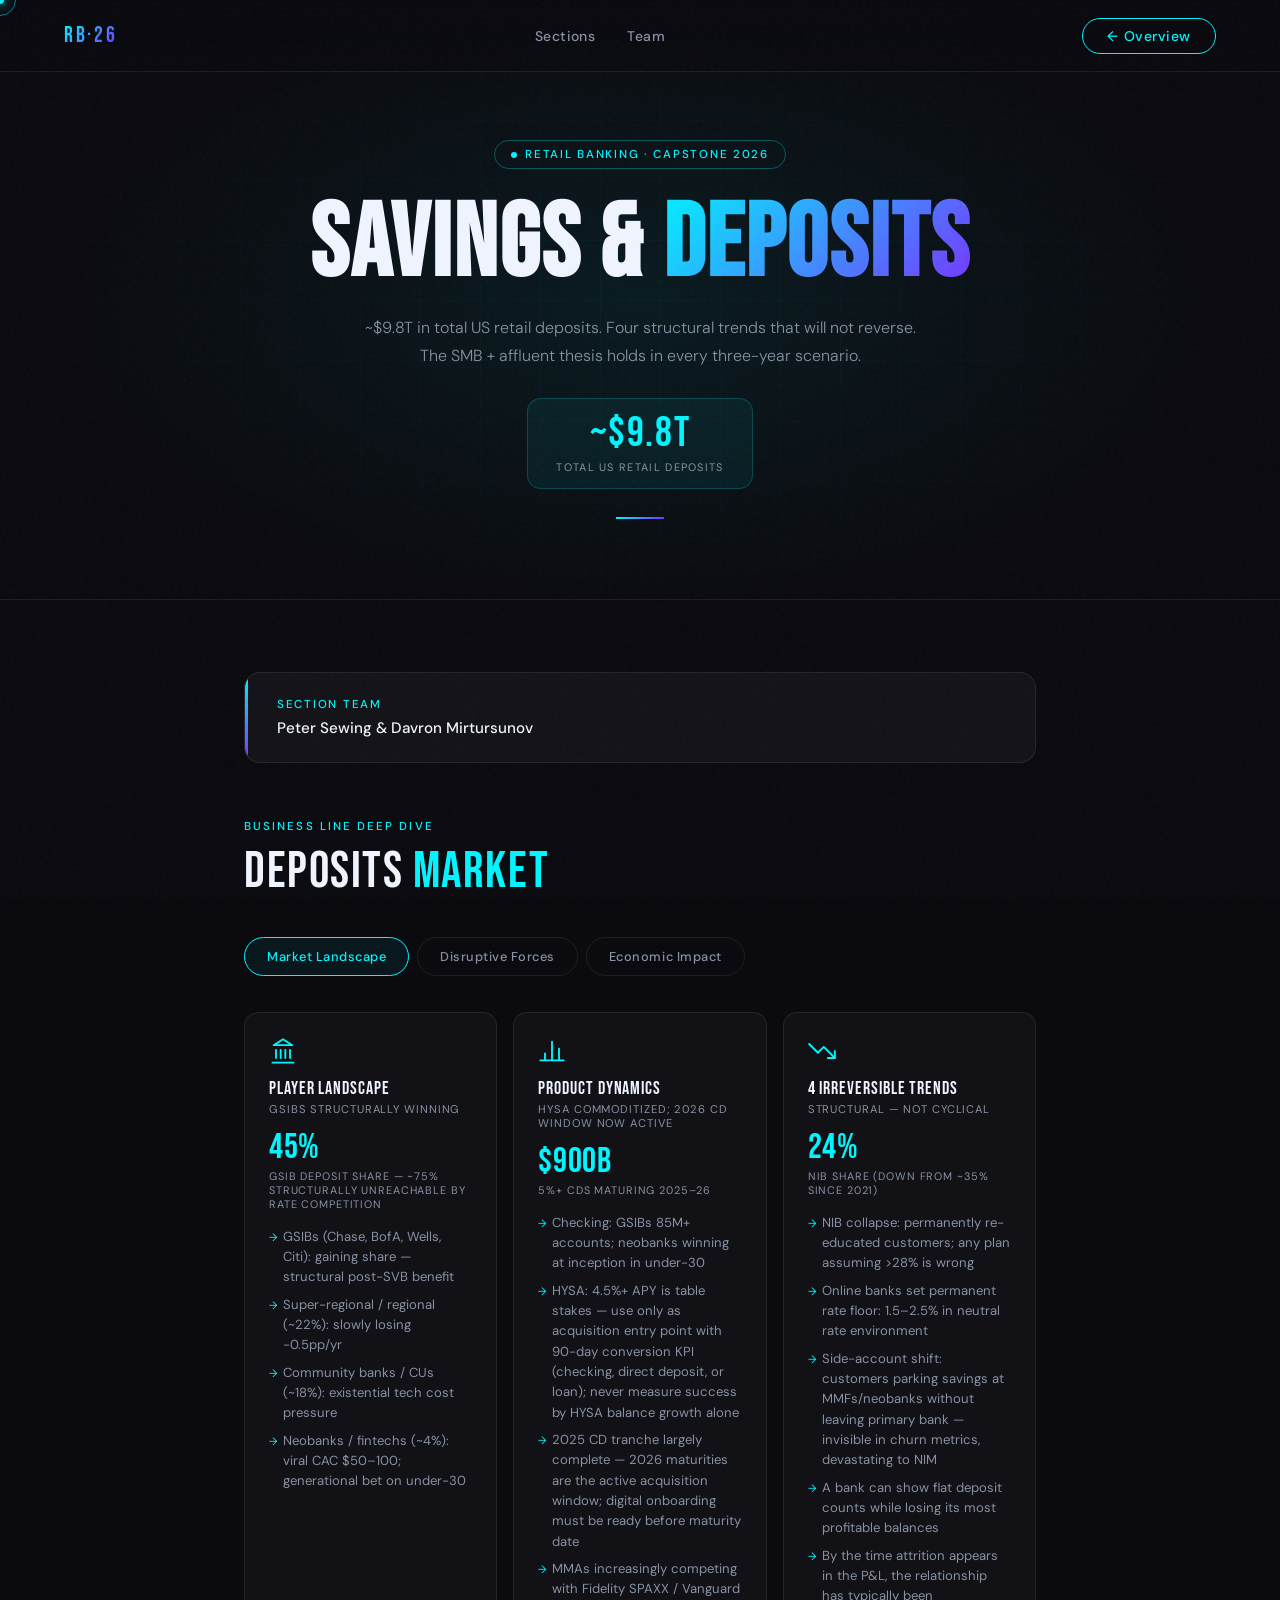
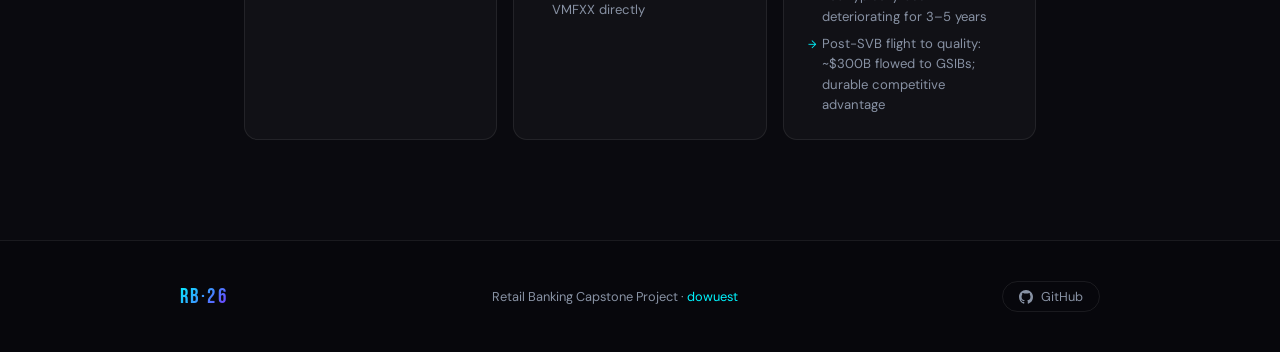
<file: savings-deposits/index.html>
<!DOCTYPE html>
<html lang="en">
<head>
<meta charset="UTF-8"/>
<meta name="viewport" content="width=device-width, initial-scale=1.0"/>
<title>Savings &amp; Deposits — Retail Banking 2026</title>
<link rel="preconnect" href="https://fonts.googleapis.com"/>
<link href="https://fonts.googleapis.com/css2?family=Bebas+Neue&family=DM+Sans:wght@300;400;500;600&display=swap" rel="stylesheet"/>
<style>
*,*::before,*::after{box-sizing:border-box;margin:0;padding:0;}
:root{--bg:#0a0a0f;--cyan:#00f5ff;--violet:#7b2fff;--white:#f0f4ff;--gray:#8892a4;--surface:rgba(255,255,255,0.04);--border:rgba(255,255,255,0.08);--glow-cyan:0 0 40px rgba(0,245,255,0.35);}
html{scroll-behavior:smooth;}
body{font-family:'DM Sans',sans-serif;background:var(--bg);color:var(--white);overflow-x:hidden;cursor:none;}
body::after{content:'';position:fixed;inset:0;z-index:10000;pointer-events:none;opacity:.025;background-image:url("data:image/svg+xml,%3Csvg viewBox='0 0 256 256' xmlns='http://www.w3.org/2000/svg'%3E%3Cfilter id='n'%3E%3CfeTurbulence type='fractalNoise' baseFrequency='0.9' numOctaves='4' stitchTiles='stitch'/%3E%3C/filter%3E%3Crect width='100%25' height='100%25' filter='url(%23n)'/%3E%3C/svg%3E");}
#cursor-dot{position:fixed;width:8px;height:8px;background:var(--cyan);border-radius:50%;pointer-events:none;z-index:8999;transform:translate(-50%,-50%);box-shadow:0 0 12px var(--cyan);transition:transform .1s;}
#cursor-ring{position:fixed;width:32px;height:32px;border:1.5px solid rgba(0,245,255,.5);border-radius:50%;pointer-events:none;z-index:8998;transform:translate(-50%,-50%);}
#preloader{position:fixed;inset:0;z-index:9000;background:var(--bg);display:flex;align-items:center;justify-content:center;flex-direction:column;gap:24px;}
#preloader .pl-text{font-family:'Bebas Neue',sans-serif;font-size:clamp(1.2rem,3vw,1.8rem);letter-spacing:.4em;color:var(--cyan);opacity:0;animation:plFadeIn .4s .4s ease forwards;}
#preloader .pl-bar{width:200px;height:2px;background:var(--border);border-radius:2px;overflow:hidden;opacity:0;animation:plFadeIn .4s .4s ease forwards;}
#preloader .pl-fill{height:100%;width:0;background:linear-gradient(90deg,var(--cyan),var(--violet));animation:plFill .9s .5s ease forwards;}
@keyframes plFadeIn{to{opacity:1;}}@keyframes plFill{to{width:100%;}}
nav{position:fixed;top:0;left:0;right:0;z-index:500;display:flex;align-items:center;justify-content:space-between;padding:0 5vw;height:72px;background:rgba(10,10,15,.6);backdrop-filter:blur(20px);-webkit-backdrop-filter:blur(20px);border-bottom:1px solid var(--border);}
.nav-logo{font-family:'Bebas Neue',sans-serif;font-size:1.4rem;letter-spacing:.12em;background:linear-gradient(135deg,var(--cyan),var(--violet));-webkit-background-clip:text;-webkit-text-fill-color:transparent;background-clip:text;text-decoration:none;}
.nav-links{display:flex;gap:32px;list-style:none;}
.nav-links a{color:var(--gray);font-size:.875rem;font-weight:500;text-decoration:none;letter-spacing:.03em;transition:color .2s;position:relative;}
.nav-links a::after{content:'';position:absolute;bottom:-4px;left:0;right:0;height:1px;background:var(--cyan);transform:scaleX(0);transition:transform .2s;}
.nav-links a:hover{color:var(--white);}
.nav-links a:hover::after{transform:scaleX(1);}
.nav-back{font-family:'DM Sans',sans-serif;font-size:.875rem;font-weight:500;color:var(--cyan);border:1.5px solid var(--cyan);border-radius:100px;padding:8px 24px;text-decoration:none;background:transparent;cursor:none;position:relative;overflow:hidden;transition:color .3s;letter-spacing:.04em;}
.nav-back::before{content:'';position:absolute;inset:0;background:var(--cyan);transform:scaleX(0);transform-origin:left;transition:transform .3s ease;z-index:-1;}
.nav-back:hover{color:#000;}
.nav-back:hover::before{transform:scaleX(1);}
@media(max-width:768px){.nav-links{display:none;}}
.page-header{position:relative;padding:140px 5vw 80px;overflow:hidden;text-align:center;border-bottom:1px solid var(--border);}
.page-header::before{content:'';position:absolute;inset:0;background:radial-gradient(ellipse 70% 80% at 50% 50%,rgba(0,245,255,.07) 0%,transparent 65%);pointer-events:none;}
.grid-bg{position:absolute;inset:0;pointer-events:none;background-image:linear-gradient(rgba(0,245,255,.03) 1px,transparent 1px),linear-gradient(90deg,rgba(0,245,255,.03) 1px,transparent 1px);background-size:60px 60px;mask-image:radial-gradient(ellipse 70% 70% at 50% 50%,black,transparent);}
.page-badge{display:inline-flex;align-items:center;gap:8px;font-size:.72rem;font-weight:500;letter-spacing:.15em;text-transform:uppercase;color:var(--cyan);border:1px solid rgba(0,245,255,.3);border-radius:100px;padding:6px 16px;margin-bottom:28px;}
.page-badge::before{content:'';width:6px;height:6px;border-radius:50%;background:var(--cyan);animation:pulse 2s infinite;}
@keyframes pulse{0%,100%{opacity:1;transform:scale(1);}50%{opacity:.5;transform:scale(1.4);}}
.page-header h1{font-family:'Bebas Neue',sans-serif;font-size:clamp(3rem,8vw,6.5rem);line-height:.95;letter-spacing:.02em;margin-bottom:20px;position:relative;}
.page-header h1 .accent{background:linear-gradient(135deg,var(--cyan),var(--violet));-webkit-background-clip:text;-webkit-text-fill-color:transparent;background-clip:text;}
.page-header p{font-size:1rem;font-weight:300;color:var(--gray);max-width:560px;margin:0 auto;line-height:1.75;position:relative;}
.gold-line{width:48px;height:2px;background:linear-gradient(90deg,var(--cyan),var(--violet));margin:28px auto 0;}
main{max-width:920px;margin:0 auto;padding:72px 5vw 100px;}
.team-bar{background:var(--surface);border:1px solid var(--border);border-radius:16px;padding:24px 32px;margin-bottom:56px;display:flex;align-items:center;gap:16px;position:relative;overflow:hidden;}
.team-bar::before{content:'';position:absolute;left:0;top:0;bottom:0;width:3px;background:linear-gradient(to bottom,var(--cyan),var(--violet));}
.team-bar .label{font-size:.72rem;font-weight:500;letter-spacing:.15em;text-transform:uppercase;color:var(--cyan);margin-bottom:6px;}
.team-bar .names{font-size:.95rem;font-weight:500;color:var(--white);}
.section-eyebrow{font-size:.72rem;font-weight:500;letter-spacing:.18em;text-transform:uppercase;color:var(--cyan);margin-bottom:12px;}
.section-heading{font-family:'Bebas Neue',sans-serif;font-size:clamp(2rem,4vw,3.5rem);line-height:1;letter-spacing:.03em;margin-bottom:40px;}
.content-block{background:var(--surface);border:1px solid var(--border);border-radius:20px;padding:40px 44px;margin-bottom:24px;position:relative;overflow:hidden;transition:border-color .3s,box-shadow .3s,transform .3s;}
.content-block::before{content:'';position:absolute;bottom:0;left:0;right:0;height:2px;background:linear-gradient(90deg,var(--cyan),var(--violet));transform:scaleX(0);transition:transform .4s ease;}
.content-block:hover{border-color:rgba(0,245,255,.3);box-shadow:var(--glow-cyan);transform:translateY(-3px);}
.content-block:hover::before{transform:scaleX(1);}
.content-block h2{font-family:'Bebas Neue',sans-serif;font-size:1.6rem;letter-spacing:.05em;color:var(--white);margin-bottom:16px;display:flex;align-items:center;gap:12px;}
.content-block h2::before{content:'';display:block;width:3px;height:1.4rem;background:linear-gradient(to bottom,var(--cyan),var(--violet));border-radius:2px;flex-shrink:0;}
.content-block p{font-size:.95rem;color:var(--gray);line-height:1.85;}
.reveal{opacity:0;transform:translateY(32px);transition:opacity .7s ease,transform .7s ease;}
.reveal.visible{opacity:1;transform:translateY(0);}
footer{background:#07070c;border-top:1px solid var(--border);padding:40px 5vw;}
.footer-inner{max-width:920px;margin:0 auto;display:flex;align-items:center;justify-content:space-between;flex-wrap:wrap;gap:16px;}
.footer-logo{font-family:'Bebas Neue',sans-serif;font-size:1.3rem;letter-spacing:.12em;background:linear-gradient(135deg,var(--cyan),var(--violet));-webkit-background-clip:text;-webkit-text-fill-color:transparent;background-clip:text;}
.footer-copy{font-size:.8rem;color:var(--gray);}
.footer-copy a{color:var(--cyan);text-decoration:none;}
.github-link{display:inline-flex;align-items:center;gap:8px;font-size:.8rem;color:var(--gray);text-decoration:none;border:1px solid var(--border);border-radius:100px;padding:6px 16px;transition:border-color .2s,color .2s;}
.github-link:hover{border-color:var(--cyan);color:var(--white);}
@media(prefers-reduced-motion:reduce){.reveal{transition:none;}.page-badge::before{animation:none;}}
</style>

<style id="preview-overrides">
/* ── Header stat pill ─────────────────────────── */
.header-stat{display:inline-flex;flex-direction:column;align-items:center;background:rgba(0,245,255,.06);border:1px solid rgba(0,245,255,.2);border-radius:14px;padding:14px 28px;margin-top:28px;}
.header-stat-val{font-family:'Bebas Neue',sans-serif;font-size:2.6rem;letter-spacing:.04em;color:var(--cyan);line-height:1;}
.header-stat-label{font-size:.68rem;color:var(--gray);letter-spacing:.12em;text-transform:uppercase;margin-top:5px;}

/* ── Tab navigation ───────────────────────────── */
.tab-nav{display:flex;gap:8px;margin-bottom:36px;flex-wrap:wrap;}
.tab-btn{padding:10px 22px;border-radius:100px;font-size:.8rem;font-weight:500;letter-spacing:.04em;cursor:pointer;border:1.5px solid var(--border);background:transparent;color:var(--gray);transition:border-color .22s,color .22s,background .22s;font-family:'DM Sans',sans-serif;}
.tab-btn.active{border-color:var(--cyan);color:var(--cyan);background:rgba(0,245,255,.06);}
.tab-btn:hover:not(.active){border-color:rgba(255,255,255,.18);color:var(--white);}
.tab-panel{display:none;}
.tab-panel.active{display:block;}

/* ── Sub-card grid ────────────────────────────── */
.sub-grid{display:grid;grid-template-columns:repeat(3,1fr);gap:16px;}
@media(max-width:700px){.sub-grid{grid-template-columns:1fr;}}
.sub-card{background:rgba(255,255,255,.03);border:1px solid var(--border);border-radius:14px;padding:24px;transition:border-color .22s,box-shadow .22s;}
.sub-card:hover{border-color:rgba(0,245,255,.28);box-shadow:0 0 24px rgba(0,245,255,.1);}
.sub-card-icon{font-size:1.5rem;margin-bottom:10px;line-height:1;color:var(--cyan);display:block;}
.sub-card-title{font-family:'Bebas Neue',sans-serif;font-size:1.15rem;letter-spacing:.05em;color:var(--white);margin-bottom:3px;line-height:1.1;}
.sub-card-sub{font-size:.7rem;color:var(--gray);letter-spacing:.08em;text-transform:uppercase;margin-bottom:14px;}
.sub-card-stat{font-family:'Bebas Neue',sans-serif;font-size:2.2rem;letter-spacing:.02em;color:var(--cyan);line-height:1;}
.sub-card-stat-label{font-size:.68rem;color:var(--gray);letter-spacing:.08em;text-transform:uppercase;margin-bottom:16px;margin-top:3px;}
.sub-list{list-style:none;display:flex;flex-direction:column;gap:7px;}
.sub-list li{font-size:.82rem;color:var(--gray);padding-left:14px;position:relative;line-height:1.55;}
.sub-list li::before{content:'→';position:absolute;left:0;color:var(--cyan);font-size:.68rem;top:2px;}

/* ── Tags ─────────────────────────────────────── */
.tag{display:inline-block;padding:2px 9px;border-radius:100px;font-size:.68rem;font-weight:600;text-transform:uppercase;letter-spacing:.05em;margin-right:4px;}
.tag-threat{background:rgba(239,68,68,.12);color:#f87171;border:1px solid rgba(239,68,68,.25);}
.tag-oppty{background:rgba(16,185,129,.12);color:#34d399;border:1px solid rgba(16,185,129,.25);}

/* ── Economic benchmarks table ────────────────── */
.strat-wrap{border:1px solid var(--border);border-radius:14px;overflow:hidden;margin-bottom:28px;}
.strat-table-label{padding:14px 18px;font-size:.72rem;font-weight:600;letter-spacing:.14em;text-transform:uppercase;color:var(--cyan);border-bottom:1px solid var(--border);background:rgba(255,255,255,.03);}
.strat-table{width:100%;border-collapse:collapse;}
.strat-table th{text-align:left;padding:10px 16px;font-size:.7rem;font-weight:700;letter-spacing:.09em;text-transform:uppercase;color:var(--gray);background:rgba(255,255,255,.04);border-bottom:1px solid var(--border);}
.strat-table td{padding:12px 16px;font-size:.82rem;color:var(--gray);border-bottom:1px solid var(--border);line-height:1.5;vertical-align:top;}
.strat-table tr:last-child td{border-bottom:none;}
.strat-table td:first-child{color:var(--white);font-weight:500;white-space:nowrap;}
.strat-table tr:hover td{background:rgba(255,255,255,.02);}
.strat-table .td-highlight{color:var(--cyan);font-weight:600;}
@media(max-width:700px){.strat-table{font-size:.75rem;}.strat-table td:first-child{white-space:normal;}}
</style>
</head>
<body>

<div id="preloader" role="status" aria-label="Loading">
  <span class="pl-text">SAVINGS &amp; DEPOSITS</span>
  <div class="pl-bar"><div class="pl-fill"></div></div>
</div>
<div id="cursor-dot" aria-hidden="true"></div>
<div id="cursor-ring" aria-hidden="true"></div>

<nav role="navigation" aria-label="Main navigation">
  <a href="../index.html" class="nav-logo">RB·26</a>
  <ul class="nav-links">
    <li><a href="../index.html#sections">Sections</a></li>
    <li><a href="../index.html#team">Team</a></li>
  </ul>
  <a href="../index.html" class="nav-back">← Overview</a>
</nav>

<header class="page-header" role="banner">
  <div class="grid-bg" aria-hidden="true"></div>
  <div class="page-badge">Retail Banking · Capstone 2026</div>
  <h1>Savings &amp; <span class="accent">Deposits</span></h1>
  <p>~$9.8T in total US retail deposits. Four structural trends that will not reverse. The SMB + affluent thesis holds in every three-year scenario.</p>
  <div class="header-stat">
    <span class="header-stat-val">~$9.8T</span>
    <span class="header-stat-label">Total US Retail Deposits</span>
  </div>
  <div class="gold-line"></div>
</header>

<main id="main-content">

  <div class="team-bar reveal">
    <div>
      <div class="label">Section team</div>
      <div class="names">Peter Sewing &amp; Davron Mirtursunov</div>
    </div>
  </div>

  <div class="section-eyebrow reveal">Business Line Deep Dive</div>
  <div class="section-heading reveal" style="transition-delay:.08s">
    Deposits <span style="color:var(--cyan)">Market</span>
  </div>

  <!-- Tab navigation -->
  <div class="tab-nav reveal" style="transition-delay:.14s" role="tablist" aria-label="Deposits analysis">
    <button class="tab-btn active" role="tab" aria-selected="true" aria-controls="tab-landscape" id="btn-landscape" onclick="switchTab('landscape')">Market Landscape</button>
    <button class="tab-btn" role="tab" aria-selected="false" aria-controls="tab-disruption" id="btn-disruption" onclick="switchTab('disruption')">Disruptive Forces</button>
    <button class="tab-btn" role="tab" aria-selected="false" aria-controls="tab-economics" id="btn-economics" onclick="switchTab('economics')">Economic Impact</button>
  </div>

  <!-- ── TAB 1: Market Landscape ─────────────────── -->
  <div class="tab-panel active reveal" id="tab-landscape" role="tabpanel" aria-labelledby="btn-landscape" style="transition-delay:.18s">
    <div class="sub-grid">

      <div class="sub-card">
        <div class="sub-card-icon">
          <svg width="28" height="28" viewBox="0 0 24 24" fill="none" stroke="currentColor" stroke-width="1.6" stroke-linecap="round" stroke-linejoin="round" aria-hidden="true">
            <line x1="3" y1="22" x2="21" y2="22"/>
            <line x1="6" y1="18" x2="6" y2="11"/>
            <line x1="10" y1="18" x2="10" y2="11"/>
            <line x1="14" y1="18" x2="14" y2="11"/>
            <line x1="18" y1="18" x2="18" y2="11"/>
            <polygon points="12 2 20 7 4 7"/>
          </svg>
        </div>
        <div class="sub-card-title">Player Landscape</div>
        <div class="sub-card-sub">GSIBs structurally winning</div>
        <div class="sub-card-stat">45%</div>
        <div class="sub-card-stat-label">GSIB deposit share — ~75% structurally unreachable by rate competition</div>
        <ul class="sub-list">
          <li>GSIBs (Chase, BofA, Wells, Citi): gaining share — structural post-SVB benefit</li>
          <li>Super-regional / regional (~22%): slowly losing −0.5pp/yr</li>
          <li>Community banks / CUs (~18%): existential tech cost pressure</li>
          <li>Neobanks / fintechs (~4%): viral CAC $50–100; generational bet on under-30</li>
        </ul>
      </div>

      <div class="sub-card">
        <div class="sub-card-icon">
          <svg width="28" height="28" viewBox="0 0 24 24" fill="none" stroke="currentColor" stroke-width="1.6" stroke-linecap="round" stroke-linejoin="round" aria-hidden="true">
            <line x1="18" y1="20" x2="18" y2="10"/>
            <line x1="12" y1="20" x2="12" y2="4"/>
            <line x1="6" y1="20" x2="6" y2="14"/>
            <line x1="2" y1="20" x2="22" y2="20"/>
          </svg>
        </div>
        <div class="sub-card-title">Product Dynamics</div>
        <div class="sub-card-sub">HYSA commoditized; 2026 CD window now active</div>
        <div class="sub-card-stat">$900B</div>
        <div class="sub-card-stat-label">5%+ CDs maturing 2025–26</div>
        <ul class="sub-list">
          <li>Checking: GSIBs 85M+ accounts; neobanks winning at inception in under-30</li>
          <li>HYSA: 4.5%+ APY is table stakes — use only as acquisition entry point with 90-day conversion KPI (checking, direct deposit, or loan); never measure success by HYSA balance growth alone</li>
          <li>2025 CD tranche largely complete — 2026 maturities are the active acquisition window; digital onboarding must be ready before maturity date</li>
          <li>MMAs increasingly competing with Fidelity SPAXX / Vanguard VMFXX directly</li>
        </ul>
      </div>

      <div class="sub-card">
        <div class="sub-card-icon">
          <svg width="28" height="28" viewBox="0 0 24 24" fill="none" stroke="currentColor" stroke-width="1.6" stroke-linecap="round" stroke-linejoin="round" aria-hidden="true">
            <polyline points="23 18 13.5 8.5 8.5 13.5 1 6"/>
            <polyline points="17 18 23 18 23 12"/>
          </svg>
        </div>
        <div class="sub-card-title">4 Irreversible Trends</div>
        <div class="sub-card-sub">Structural — not cyclical</div>
        <div class="sub-card-stat">24%</div>
        <div class="sub-card-stat-label">NIB share (down from ~35% since 2021)</div>
        <ul class="sub-list">
          <li>NIB collapse: permanently re-educated customers; any plan assuming &gt;28% is wrong</li>
          <li>Online banks set permanent rate floor: 1.5–2.5% in neutral rate environment</li>
          <li>Side-account shift: customers parking savings at MMFs/neobanks without leaving primary bank — invisible in churn metrics, devastating to NIM</li>
          <li>A bank can show flat deposit counts while losing its most profitable balances</li>
          <li>By the time attrition appears in the P&amp;L, the relationship has typically been deteriorating for 3–5 years</li>
          <li>Post-SVB flight to quality: ~$300B flowed to GSIBs; durable competitive advantage</li>
        </ul>
      </div>

    </div>
  </div>

  <!-- ── TAB 2: Disruptive Forces ────────────────── -->
  <div class="tab-panel reveal" id="tab-disruption" role="tabpanel" aria-labelledby="btn-disruption" style="transition-delay:.18s">
    <div class="sub-grid">

      <div class="sub-card">
        <div class="sub-card-icon">
          <svg width="28" height="28" viewBox="0 0 24 24" fill="none" stroke="currentColor" stroke-width="1.6" stroke-linecap="round" stroke-linejoin="round" aria-hidden="true">
            <circle cx="18" cy="5" r="3"/>
            <circle cx="6" cy="12" r="3"/>
            <circle cx="18" cy="19" r="3"/>
            <line x1="8.59" y1="13.51" x2="15.42" y2="17.49"/>
            <line x1="15.41" y1="6.51" x2="8.59" y2="10.49"/>
          </svg>
        </div>
        <div class="sub-card-title">Open Banking Threat</div>
        <div class="sub-card-sub">CFPB Section 1033 — finalized Oct 2024; legal challenges pending</div>
        <div class="sub-card-stat">~0</div>
        <div class="sub-card-stat-label">Switching cost in accelerated disintermediation scenario</div>
        <ul class="sub-list">
          <li>CFPB Section 1033 finalized Oct 2024; phased compliance Apr 2026 (largest institutions) → 2030 (others); legal challenges pending — reduces switching friction structurally</li>
          <li>Pricing asymmetry already gone — digital comparison eliminated the opacity that allowed below-market deposit rates; this will not reverse</li>
          <li><span class="tag tag-threat">Scenario C (20% prob)</span> Mid-tier loses 3–5pp share over 3 years; NIM −70–100bps</li>
          <li>MMF AUM already at ~$7T (2024 YE, ICI) — permanent structural floor for savings rates</li>
        </ul>
      </div>

      <div class="sub-card">
        <div class="sub-card-icon">
          <svg width="28" height="28" viewBox="0 0 24 24" fill="none" stroke="currentColor" stroke-width="1.6" stroke-linecap="round" stroke-linejoin="round" aria-hidden="true">
            <polygon points="12 2 2 7 12 12 22 7 12 2"/>
            <polyline points="2 17 12 22 22 17"/>
            <polyline points="2 12 12 17 22 12"/>
          </svg>
        </div>
        <div class="sub-card-title">BaaS / Embedded Deposits</div>
        <div class="sub-card-sub">Effectively closed for new entrants post-2024</div>
        <div class="sub-card-stat">$0</div>
        <div class="sub-card-stat-label">Relationship depth in pure BaaS</div>
        <ul class="sub-list">
          <li>Interagency guidance (Jun 2023) + Synapse bankruptcy (Apr 2024) closed new-entrant path; established players (Cross River, Column) hold the moat</li>
          <li>High deposit volume; zero relationship depth; margin compression</li>
          <li>Pursue only with co-brand and data rights; never be pure balance sheet provider</li>
        </ul>
      </div>

      <div class="sub-card">
        <div class="sub-card-icon">
          <svg width="28" height="28" viewBox="0 0 24 24" fill="none" stroke="currentColor" stroke-width="1.6" stroke-linecap="round" stroke-linejoin="round" aria-hidden="true">
            <circle cx="12" cy="12" r="10"/>
            <circle cx="12" cy="12" r="6"/>
            <circle cx="12" cy="12" r="2"/>
          </svg>
        </div>
        <div class="sub-card-title">SMB + Affluent Pivot</div>
        <div class="sub-card-sub">The only scenario-robust strategy</div>
        <div class="sub-card-stat">4.5–5.5×</div>
        <div class="sub-card-stat-label">Target LTV/CAC ratio for mid-tier bank</div>
        <ul class="sub-list">
          <li><span class="tag tag-oppty">Holds in all 3 scenarios</span> SMB + affluent improves relative position in base case</li>
          <li>Current mid-tier LTV/CAC: 2.0–2.5×; GSIB: 6.2× — the gap is the strategy</li>
          <li>Every quarter of delay = relationship inception loss that cannot be recovered</li>
          <li>Mid-tier currently in &ldquo;no man's land&rdquo;: insufficient digital to acquire efficiently; insufficient relationship depth to retain without paying market rates</li>
          <li>An explicit archetype commitment is required — gradual improvement on both dimensions simultaneously achieves neither advantage</li>
        </ul>
      </div>

    </div>
  </div>

  <!-- ── TAB 3: Economic Impact ──────────────────── -->
  <div class="tab-panel reveal" id="tab-economics" role="tabpanel" aria-labelledby="btn-economics" style="transition-delay:.18s">

    <div class="content-block" style="transform:none;">
      <h2>The Economics Gap</h2>
      <p>Mid-tier banks currently operate at $320–380 CAC with $650–850 5yr LTV — a 2.0–2.5× LTV/CAC ratio. GSIBs achieve 6.2×. The target state for a mid-tier bank executing the SMB + Affluent strategy over 3–4 years is 4.5–5.5×. Deposit beta is the primary NIM driver and it comes from relationship depth, not product pricing. The ~$900B CD maturity cycle (2025–26) is the nearest-term opportunity — with the 2025 tranche largely complete, the active window is 2026 maturities. Digital onboarding must be in place before the maturity date.</p>
    </div>

    <div class="strat-wrap">
      <div class="strat-table-label">💹 Key Economic Benchmarks by Player Type</div>
      <table class="strat-table">
        <thead>
          <tr>
            <th>Metric</th>
            <th>GSIBs</th>
            <th>Super-Regional</th>
            <th>Online Bank</th>
            <th>Mid-Tier (Current)</th>
            <th>Mid-Tier (Target)</th>
          </tr>
        </thead>
        <tbody>
          <tr>
            <td>Cost of Deposits</td>
            <td class="td-highlight">0.6–1.0%</td>
            <td>1.4–1.8%</td>
            <td>3.8–4.5%</td>
            <td>1.8–2.4%</td>
            <td class="td-highlight">1.2–1.6%</td>
          </tr>
          <tr>
            <td>Deposit Beta (rising)</td>
            <td>30–38%</td>
            <td>55–65%</td>
            <td>85–95%</td>
            <td>65–75%</td>
            <td>40–50%</td>
          </tr>
          <tr>
            <td>CAC</td>
            <td>$290</td>
            <td>$320</td>
            <td>$180</td>
            <td>$320–380</td>
            <td>$250–290</td>
          </tr>
          <tr>
            <td>5yr LTV</td>
            <td class="td-highlight">$1,800+</td>
            <td>$920</td>
            <td>$390</td>
            <td>$650–850</td>
            <td class="td-highlight">$1,200–1,500</td>
          </tr>
          <tr>
            <td>LTV/CAC Ratio</td>
            <td class="td-highlight">6.2×</td>
            <td>2.9×</td>
            <td>2.2×</td>
            <td>2.0–2.5×</td>
            <td class="td-highlight">4.5–5.5×</td>
          </tr>
          <tr>
            <td>NIM</td>
            <td>2.6–2.8%</td>
            <td>3.0–3.2%</td>
            <td>2.0–2.5%</td>
            <td>2.8–3.1%</td>
            <td class="td-highlight">3.1–3.5%</td>
          </tr>
        </tbody>
      </table>
    </div>

  </div>
  <!-- end tabs -->

</main>

<footer role="contentinfo">
  <div class="footer-inner">
    <div class="footer-logo">RB·26</div>
    <span class="footer-copy">Retail Banking Capstone Project · <a href="https://github.com/dowuest/Retail-Banking-Capstone-Project" target="_blank" rel="noopener">dowuest</a></span>
    <a href="https://github.com/dowuest/Retail-Banking-Capstone-Project" target="_blank" rel="noopener" class="github-link">
      <svg width="14" height="14" viewBox="0 0 24 24" fill="currentColor" aria-hidden="true"><path d="M12 0C5.37 0 0 5.37 0 12c0 5.31 3.435 9.795 8.205 11.385.6.105.825-.255.825-.57 0-.285-.015-1.23-.015-2.235-3.015.555-3.795-.735-4.035-1.41-.135-.345-.72-1.41-1.23-1.695-.42-.225-1.02-.78-.015-.795.945-.015 1.62.87 1.845 1.23 1.08 1.815 2.805 1.305 3.495.99.105-.78.42-1.305.765-1.605-2.67-.3-5.46-1.335-5.46-5.925 0-1.305.465-2.385 1.23-3.225-.12-.3-.54-1.53.12-3.18 0 0 1.005-.315 3.3 1.23.96-.27 1.98-.405 3-.405s2.04.135 3 .405c2.295-1.56 3.3-1.23 3.3-1.23.66 1.65.24 2.88.12 3.18.765.84 1.23 1.905 1.23 3.225 0 4.605-2.805 5.625-5.475 5.925.435.375.81 1.095.81 2.22 0 1.605-.015 2.895-.015 3.3 0 .315.225.69.825.57A12.02 12.02 0 0024 12c0-6.63-5.37-12-12-12z"/></svg>
      GitHub
    </a>
  </div>
</footer>

<script>
(function(){
  /* ── Preloader ── */
  const reduced = window.matchMedia('(prefers-reduced-motion: reduce)').matches;
  window.addEventListener('load', () => {
    setTimeout(() => {
      const pl = document.getElementById('preloader');
      pl.style.transition = 'opacity .5s ease';
      pl.style.opacity = '0';
      setTimeout(() => pl.style.display = 'none', 550);
    }, 1100);
  });

  /* ── Custom cursor ── */
  const dot = document.getElementById('cursor-dot'), ring = document.getElementById('cursor-ring');
  let mx = 0, my = 0, rx = 0, ry = 0;
  document.addEventListener('mousemove', e => {
    mx = e.clientX; my = e.clientY;
    dot.style.left = mx + 'px'; dot.style.top = my + 'px';
  });
  function lerpCursor() {
    rx += (mx - rx) * .12; ry += (my - ry) * .12;
    ring.style.left = rx + 'px'; ring.style.top = ry + 'px';
    requestAnimationFrame(lerpCursor);
  }
  if (!reduced) lerpCursor();
  document.querySelectorAll('a,button').forEach(el => {
    el.addEventListener('mouseenter', () => { dot.style.transform = 'translate(-50%,-50%) scale(2.5)'; ring.style.borderColor = 'rgba(123,47,255,.7)'; });
    el.addEventListener('mouseleave', () => { dot.style.transform = 'translate(-50%,-50%) scale(1)'; ring.style.borderColor = 'rgba(0,245,255,.5)'; });
  });

  /* ── Scroll reveal ── */
  const obs = new IntersectionObserver(entries => entries.forEach(e => {
    if (e.isIntersecting) { e.target.classList.add('visible'); obs.unobserve(e.target); }
  }), { threshold: .12 });
  document.querySelectorAll('.reveal').forEach(el => obs.observe(el));
})();

/* ── Tab switching ── */
function switchTab(name) {
  document.querySelectorAll('.tab-panel').forEach(p => p.classList.remove('active'));
  document.querySelectorAll('.tab-btn').forEach(b => { b.classList.remove('active'); b.setAttribute('aria-selected','false'); });
  const panel = document.getElementById('tab-' + name);
  const btn   = document.getElementById('btn-' + name);
  if (panel) panel.classList.add('active');
  if (btn)   { btn.classList.add('active'); btn.setAttribute('aria-selected','true'); }
}
</script>
</body>
</html>
</file>
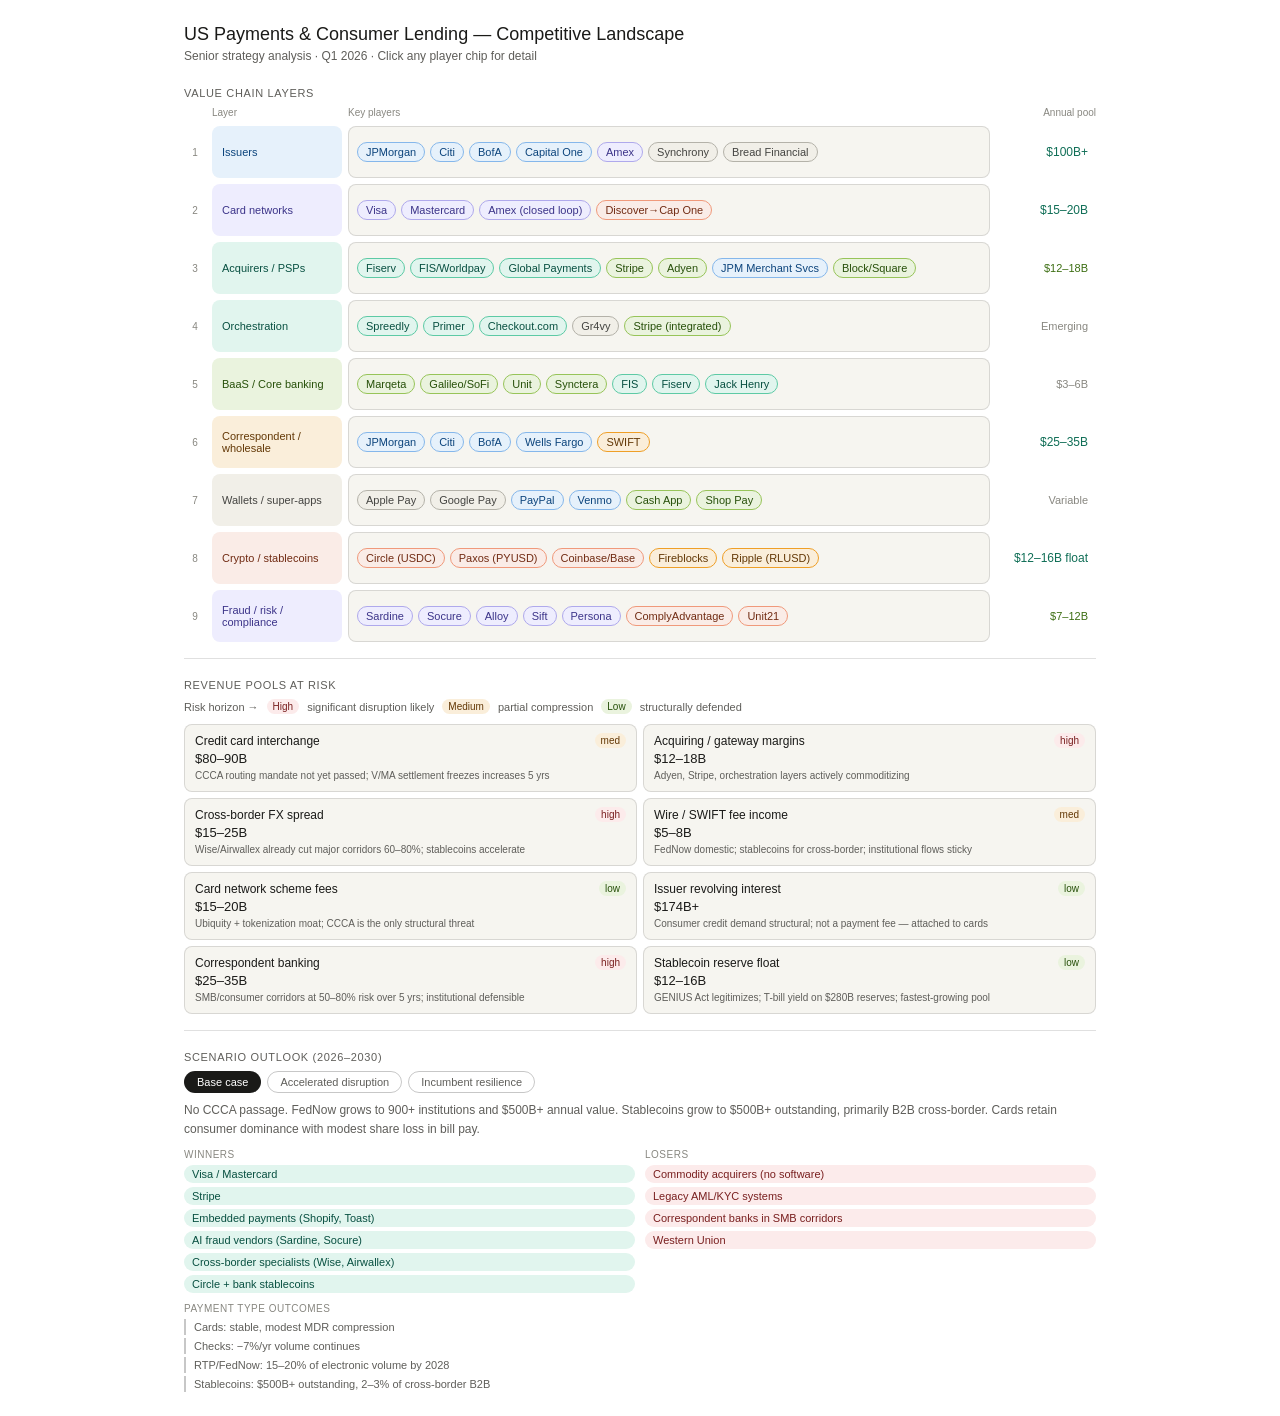
<file: us_payments_competitive_landscape.html>
<!DOCTYPE html>
<html lang="en">
<head>
<meta charset="UTF-8">
<meta name="viewport" content="width=device-width, initial-scale=1.0">
<title>US Payments Competitive Landscape</title>
<style>
*, *::before, *::after { box-sizing: border-box; margin: 0; padding: 0; }

:root {
  --color-background-primary: #ffffff;
  --color-background-secondary: #f6f5f0;
  --color-text-primary: #1a1a18;
  --color-text-secondary: #5f5e5a;
  --color-text-tertiary: #888780;
  --color-border-tertiary: rgba(0,0,0,0.12);
  --color-border-secondary: rgba(0,0,0,0.22);
  --border-radius-md: 8px;
  --border-radius-lg: 12px;
  --font-sans: -apple-system, BlinkMacSystemFont, "Segoe UI", Helvetica, Arial, sans-serif;
}

@media (prefers-color-scheme: dark) {
  :root {
    --color-background-primary: #1c1c1a;
    --color-background-secondary: #252523;
    --color-text-primary: #e8e6de;
    --color-text-secondary: #a8a69e;
    --color-text-tertiary: #6e6d68;
    --color-border-tertiary: rgba(255,255,255,0.10);
    --color-border-secondary: rgba(255,255,255,0.18);
  }
}

body {
  font-family: var(--font-sans);
  background: var(--color-background-primary);
  color: var(--color-text-primary);
  padding: 24px;
  max-width: 960px;
  margin: 0 auto;
}

h1 {
  font-size: 18px;
  font-weight: 500;
  margin-bottom: 4px;
  color: var(--color-text-primary);
}

.subtitle {
  font-size: 12px;
  color: var(--color-text-secondary);
  margin-bottom: 24px;
}

.section-label {
  font-size: 11px;
  font-weight: 500;
  color: var(--color-text-secondary);
  letter-spacing: .06em;
  text-transform: uppercase;
  margin: 20px 0 8px;
}

.layer-grid { display: grid; gap: 6px; }

.layer { display: flex; align-items: stretch; gap: 6px; min-height: 52px; }

.layer-num {
  width: 22px;
  flex-shrink: 0;
  display: flex;
  align-items: center;
  justify-content: center;
  font-size: 10px;
  color: var(--color-text-tertiary);
  font-weight: 500;
}

.layer-title {
  width: 130px;
  flex-shrink: 0;
  display: flex;
  align-items: center;
  padding: 6px 10px;
  border-radius: var(--border-radius-md);
  font-size: 11px;
  font-weight: 500;
}

.layer-players {
  flex: 1;
  display: flex;
  flex-wrap: wrap;
  align-items: center;
  gap: 5px;
  padding: 6px 8px;
  background: var(--color-background-secondary);
  border-radius: var(--border-radius-md);
  border: 0.5px solid var(--color-border-tertiary);
}

.chip {
  font-size: 11px;
  padding: 3px 8px;
  border-radius: 20px;
  cursor: pointer;
  transition: opacity .15s;
  border: 0.5px solid transparent;
  white-space: nowrap;
}
.chip:hover { opacity: .75; }

.layer-rev {
  width: 100px;
  flex-shrink: 0;
  display: flex;
  align-items: center;
  justify-content: flex-end;
  padding: 6px 8px;
  font-size: 11px;
  font-weight: 500;
  text-align: right;
}

/* Color chips */
.t-purple { background: #EEEDFE; color: #3C3489; border-color: #AFA9EC; }
.t-blue   { background: #E6F1FB; color: #0C447C; border-color: #85B7EB; }
.t-teal   { background: #E1F5EE; color: #085041; border-color: #5DCAA5; }
.t-green  { background: #EAF3DE; color: #27500A; border-color: #97C459; }
.t-amber  { background: #FAEEDA; color: #633806; border-color: #EF9F27; }
.t-coral  { background: #FAECE7; color: #712B13; border-color: #F0997B; }
.t-gray   { background: #F1EFE8; color: #444441; border-color: #B4B2A9; }
.t-red    { background: #FCEBEB; color: #791F1F; border-color: #F09595; }
.t-pink   { background: #FBEAF0; color: #72243E; border-color: #ED93B1; }

.lt-purple { background: #EEEDFE; color: #3C3489; }
.lt-blue   { background: #E6F1FB; color: #0C447C; }
.lt-teal   { background: #E1F5EE; color: #085041; }
.lt-green  { background: #EAF3DE; color: #27500A; }
.lt-amber  { background: #FAEEDA; color: #633806; }
.lt-coral  { background: #FAECE7; color: #712B13; }
.lt-gray   { background: #F1EFE8; color: #444441; }

@media (prefers-color-scheme: dark) {
  .t-purple { background: #3C3489; color: #CECBF6; border-color: #534AB7; }
  .t-blue   { background: #0C447C; color: #B5D4F4; border-color: #185FA5; }
  .t-teal   { background: #085041; color: #9FE1CB; border-color: #0F6E56; }
  .t-green  { background: #27500A; color: #C0DD97; border-color: #3B6D11; }
  .t-amber  { background: #633806; color: #FAC775; border-color: #854F0B; }
  .t-coral  { background: #712B13; color: #F5C4B3; border-color: #993C1D; }
  .t-gray   { background: #444441; color: #D3D1C7; border-color: #5F5E5A; }
  .t-red    { background: #791F1F; color: #F7C1C1; border-color: #A32D2D; }
  .t-pink   { background: #4B1528; color: #F4C0D1; border-color: #993556; }
  .lt-purple { background: #26215C; color: #CECBF6; }
  .lt-blue   { background: #042C53; color: #B5D4F4; }
  .lt-teal   { background: #04342C; color: #9FE1CB; }
  .lt-green  { background: #173404; color: #C0DD97; }
  .lt-amber  { background: #412402; color: #FAC775; }
  .lt-coral  { background: #4A1B0C; color: #F5C4B3; }
  .lt-gray   { background: #2C2C2A; color: #D3D1C7; }
}

.rev-high { color: #0F6E56; font-size: 12px; }
.rev-med  { color: #3B6D11; font-size: 11px; }
.rev-low  { color: #888780; font-size: 11px; }

.risk-badge {
  font-size: 10px;
  padding: 2px 6px;
  border-radius: 10px;
  font-weight: 500;
}
.risk-high { background: #FCEBEB; color: #791F1F; }
.risk-med  { background: #FAEEDA; color: #633806; }
.risk-low  { background: #EAF3DE; color: #27500A; }

@media (prefers-color-scheme: dark) {
  .risk-high { background: #501313; color: #F7C1C1; }
  .risk-med  { background: #412402; color: #FAC775; }
  .risk-low  { background: #173404; color: #C0DD97; }
}

.divider { height: 1px; background: var(--color-border-tertiary); margin: 16px 0 4px; }

.detail-panel {
  margin-top: 12px;
  padding: 12px 14px;
  border-radius: var(--border-radius-lg);
  border: 0.5px solid var(--color-border-tertiary);
  background: var(--color-background-secondary);
  display: none;
}
.detail-panel.visible { display: block; }
.detail-title { font-size: 13px; font-weight: 500; margin-bottom: 6px; color: var(--color-text-primary); }
.detail-body  { font-size: 12px; color: var(--color-text-secondary); line-height: 1.6; }
.close-btn { float: right; font-size: 11px; cursor: pointer; color: var(--color-text-tertiary); }
.close-btn:hover { color: var(--color-text-secondary); }

.scenario-tabs { display: flex; gap: 6px; margin: 8px 0; flex-wrap: wrap; }
.tab {
  font-size: 11px;
  padding: 4px 12px;
  border-radius: 20px;
  cursor: pointer;
  border: 0.5px solid var(--color-border-secondary);
  color: var(--color-text-secondary);
  background: transparent;
  transition: all .15s;
}
.tab.active {
  background: var(--color-text-primary);
  color: var(--color-background-primary);
  border-color: transparent;
}

.scenario-content { display: none; }
.scenario-content.active { display: block; }
</style>
</head>
<body>

<h1>US Payments &amp; Consumer Lending — Competitive Landscape</h1>
<p class="subtitle">Senior strategy analysis · Q1 2026 · Click any player chip for detail</p>

<div class="section-label">Value chain layers</div>

<div style="display:flex;gap:6px;align-items:center;margin-bottom:8px;">
  <div style="width:22px"></div>
  <div style="width:130px;font-size:10px;color:var(--color-text-tertiary);font-weight:500;">Layer</div>
  <div style="flex:1;font-size:10px;color:var(--color-text-tertiary);font-weight:500;">Key players</div>
  <div style="width:100px;font-size:10px;color:var(--color-text-tertiary);font-weight:500;text-align:right;">Annual pool</div>
</div>

<div class="layer-grid" id="layers"></div>

<div id="detail-panel" class="detail-panel">
  <span class="close-btn" onclick="closeDetail()">✕ close</span>
  <div class="detail-title" id="detail-title"></div>
  <div class="detail-body" id="detail-body"></div>
</div>

<div class="divider"></div>
<div class="section-label">Revenue pools at risk</div>

<div style="display:flex;gap:8px;flex-wrap:wrap;margin-bottom:10px;align-items:center;">
  <span style="font-size:11px;color:var(--color-text-secondary)">Risk horizon →</span>
  <span class="risk-badge risk-high">High</span><span style="font-size:11px;color:var(--color-text-secondary)">significant disruption likely</span>
  <span class="risk-badge risk-med">Medium</span><span style="font-size:11px;color:var(--color-text-secondary)">partial compression</span>
  <span class="risk-badge risk-low">Low</span><span style="font-size:11px;color:var(--color-text-secondary)">structurally defended</span>
</div>

<div id="risks-grid" style="display:grid;grid-template-columns:1fr 1fr;gap:6px;"></div>

<div class="divider"></div>
<div class="section-label">Scenario outlook (2026–2030)</div>

<div class="scenario-tabs">
  <button class="tab active" onclick="setScenario(0,this)">Base case</button>
  <button class="tab" onclick="setScenario(1,this)">Accelerated disruption</button>
  <button class="tab" onclick="setScenario(2,this)">Incumbent resilience</button>
</div>

<div id="scenario-0" class="scenario-content active"></div>
<div id="scenario-1" class="scenario-content"></div>
<div id="scenario-2" class="scenario-content"></div>

<script>
const layers = [
  {
    num:"1", color:"lt-blue", label:"Issuers",
    players:[
      {name:"JPMorgan",c:"t-blue"},{name:"Citi",c:"t-blue"},{name:"BofA",c:"t-blue"},
      {name:"Capital One",c:"t-blue"},{name:"Amex",c:"t-purple"},{name:"Synchrony",c:"t-gray"},
      {name:"Bread Financial",c:"t-gray"}
    ],
    rev:"$100B+", revClass:"rev-high",
    info:"Issuers earn interchange ($80–90B credit, $25–30B debit), revolving credit spread, and annual fees. JPMorgan dominates with $224B in card receivables and 17.3% market share. The card-issuer position is the single most profitable in US payments — 3.87% ROA vs 1.12% industry average."
  },
  {
    num:"2", color:"lt-purple", label:"Card networks",
    players:[
      {name:"Visa",c:"t-purple"},{name:"Mastercard",c:"t-purple"},
      {name:"Amex (closed loop)",c:"t-purple"},{name:"Discover→Cap One",c:"t-coral"}
    ],
    rev:"$15–20B", revClass:"rev-high",
    info:"Visa processed $14T in volume across 258B transactions in FY2025, generating $40B net revenue. Mastercard handled $9.2T GDV. Moats: network ubiquity, 10B+ token vault, full-network data visibility, rule-setting authority. Value-added services now ~35% of revenue and growing. Most structurally resilient position in payments."
  },
  {
    num:"3", color:"lt-teal", label:"Acquirers / PSPs",
    players:[
      {name:"Fiserv",c:"t-teal"},{name:"FIS/Worldpay",c:"t-teal"},{name:"Global Payments",c:"t-teal"},
      {name:"Stripe",c:"t-green"},{name:"Adyen",c:"t-green"},{name:"JPM Merchant Svcs",c:"t-blue"},
      {name:"Block/Square",c:"t-green"}
    ],
    rev:"$12–18B", revClass:"rev-med",
    info:"Merchant acquirers handle >$9T in annual transaction volume. Legacy processors (FIS, Fiserv, Global Payments) face acute commoditization pressure from Adyen and Stripe. Adyen's direct-acquiring model creates 2:1 margin advantage over ISO-model processors. Embedded PSPs (Shopify Payments, Toast) earn 30–50bps premium because switching = replacing the full software stack."
  },
  {
    num:"4", color:"lt-teal", label:"Orchestration",
    players:[
      {name:"Spreedly",c:"t-teal"},{name:"Primer",c:"t-teal"},{name:"Checkout.com",c:"t-teal"},
      {name:"Gr4vy",c:"t-gray"},{name:"Stripe (integrated)",c:"t-green"}
    ],
    rev:"Emerging", revClass:"rev-low",
    info:"Fastest-growing software layer in merchant payments. Merchants with >$50M volume deploy multi-PSP strategies with AI-based routing: optimize authorization rate, cost, fraud score, and latency simultaneously. As orchestration commoditizes acquiring, winners will be platforms with the richest routing intelligence — not those with the most connectors."
  },
  {
    num:"5", color:"lt-green", label:"BaaS / Core banking",
    players:[
      {name:"Marqeta",c:"t-green"},{name:"Galileo/SoFi",c:"t-green"},{name:"Unit",c:"t-green"},
      {name:"Synctera",c:"t-green"},{name:"FIS",c:"t-teal"},{name:"Fiserv",c:"t-teal"},
      {name:"Jack Henry",c:"t-teal"}
    ],
    rev:"$3–6B", revClass:"rev-low",
    info:"Infrastructure powering hundreds of fintechs. Marqeta leads card-issuing infra (Cash App, Uber, DoorDash, Klarna). Galileo and Marqeta concentration risk: outage disrupts entire ecosystem. BaaS enablers are migrating to cloud-native/API architectures, slashing fintech launch timelines from years to months."
  },
  {
    num:"6", color:"lt-amber", label:"Correspondent / wholesale",
    players:[
      {name:"JPMorgan",c:"t-blue"},{name:"Citi",c:"t-blue"},{name:"BofA",c:"t-blue"},
      {name:"Wells Fargo",c:"t-blue"},{name:"SWIFT",c:"t-amber"}
    ],
    rev:"$25–35B", revClass:"rev-high",
    info:"SWIFT connects ~11,000 institutions in 200+ countries. USD correspondent banking dominated by JPMorgan and Citi. ISO 20022 migration adds rich data payloads. Key risk: stablecoin rails and Wise/Airwallex bilateral connections already capturing price-sensitive SMB/consumer corridors. Correspondent profit pool forecast to compress 20–35% over 5 years."
  },
  {
    num:"7", color:"lt-gray", label:"Wallets / super-apps",
    players:[
      {name:"Apple Pay",c:"t-gray"},{name:"Google Pay",c:"t-gray"},{name:"PayPal",c:"t-blue"},
      {name:"Venmo",c:"t-blue"},{name:"Cash App",c:"t-green"},{name:"Shop Pay",c:"t-green"}
    ],
    rev:"Variable", revClass:"rev-low",
    info:"Apple Pay earns ~15bps per credit transaction from issuers. PayPal earns 1.5–2% take rate. Wallets control checkout UX and routing decisions — whoever owns the first click controls consumer data and upsell into BNPL/rewards. Digital wallets were ~50% of online transactions in 2023, growing to 54%+ by 2025. Strategic insight: wallets are the consumer identity layer, not just a credential holder."
  },
  {
    num:"8", color:"lt-coral", label:"Crypto / stablecoins",
    players:[
      {name:"Circle (USDC)",c:"t-coral"},{name:"Paxos (PYUSD)",c:"t-coral"},
      {name:"Coinbase/Base",c:"t-coral"},{name:"Fireblocks",c:"t-amber"},
      {name:"Ripple (RLUSD)",c:"t-amber"}
    ],
    rev:"$12–16B float", revClass:"rev-high",
    info:"Outstanding USD stablecoins reached ~$280B at year-end 2025. GENIUS Act (July 2025) created first federal framework for payment stablecoins. OCC granted national trust bank charters to Circle, Paxos and others (Dec 2025). Stablecoin float income: ~$12–13B annually at 4.5% T-bill yield on $280B reserves. Near-instant settlement, near-zero transaction fees, programmable via smart contracts."
  },
  {
    num:"9", color:"lt-purple", label:"Fraud / risk / compliance",
    players:[
      {name:"Sardine",c:"t-purple"},{name:"Socure",c:"t-purple"},{name:"Alloy",c:"t-purple"},
      {name:"Sift",c:"t-purple"},{name:"Persona",c:"t-purple"},{name:"ComplyAdvantage",c:"t-coral"},
      {name:"Unit21",c:"t-coral"}
    ],
    rev:"$7–12B", revClass:"rev-med",
    info:"Fastest-growing layer by valuation. AI-native vendors (Sardine, Featurespace, Sift) are displacing legacy rules-based systems (Oracle FCRM, Actimize). Stripe Radar cut card-testing attacks by 80%. Socure achieves 98%+ auto-approval on identity. AML AI reduces false-positive rates from 95% to 70–80%, cutting compliance operations costs. Structural shift: loss-based pricing → SaaS subscription."
  }
];

const risks = [
  { name:"Credit card interchange", pool:"$80–90B", risk:"med", note:"CCCA routing mandate not yet passed; V/MA settlement freezes increases 5 yrs" },
  { name:"Acquiring / gateway margins", pool:"$12–18B", risk:"high", note:"Adyen, Stripe, orchestration layers actively commoditizing" },
  { name:"Cross-border FX spread", pool:"$15–25B", risk:"high", note:"Wise/Airwallex already cut major corridors 60–80%; stablecoins accelerate" },
  { name:"Wire / SWIFT fee income", pool:"$5–8B", risk:"med", note:"FedNow domestic; stablecoins for cross-border; institutional flows sticky" },
  { name:"Card network scheme fees", pool:"$15–20B", risk:"low", note:"Ubiquity + tokenization moat; CCCA is the only structural threat" },
  { name:"Issuer revolving interest", pool:"$174B+", risk:"low", note:"Consumer credit demand structural; not a payment fee — attached to cards" },
  { name:"Correspondent banking", pool:"$25–35B", risk:"high", note:"SMB/consumer corridors at 50–80% risk over 5 yrs; institutional defensible" },
  { name:"Stablecoin reserve float", pool:"$12–16B", risk:"low", note:"GENIUS Act legitimizes; T-bill yield on $280B reserves; fastest-growing pool" },
];

const scenarios = [
  {
    id:0,
    desc:"No CCCA passage. FedNow grows to 900+ institutions and $500B+ annual value. Stablecoins grow to $500B+ outstanding, primarily B2B cross-border. Cards retain consumer dominance with modest share loss in bill pay.",
    winners:["Visa / Mastercard","Stripe","Embedded payments (Shopify, Toast)","AI fraud vendors (Sardine, Socure)","Cross-border specialists (Wise, Airwallex)","Circle + bank stablecoins"],
    losers:["Commodity acquirers (no software)","Legacy AML/KYC systems","Correspondent banks in SMB corridors","Western Union"],
    outcomes:["Cards: stable, modest MDR compression","Checks: −7%/yr volume continues","RTP/FedNow: 15–20% of electronic volume by 2028","Stablecoins: $500B+ outstanding, 2–3% of cross-border B2B"]
  },
  {
    id:1,
    desc:"CCCA passes 2026–2027, forcing credit card routing choice. FedNow reaches 5,000+ institutions. Stablecoins hit $1T+ outstanding. Aggressive CFPB data portability enforcement enables real-time account switching.",
    winners:["Orchestration platforms (Primer, Spreedly)","Circle / Coinbase / bank stablecoin issuers","FedNow/RTP middleware (Modern Treasury, Dwolla)","AI-native fraud + compliance","Cross-border challengers"],
    losers:["Premium rewards card issuers (interchange model collapses)","Correspondent banks","Legacy processors without AI","Rules-based fraud vendors","Standalone gateways"],
    outcomes:["Cards: interchange −30–40% on affected volumes if CCCA passes","Checks: functional elimination by 2029","RTP/FedNow: 30%+ of electronic volume","Stablecoins: 10–15% of cross-border B2B"]
  },
  {
    id:2,
    desc:"CCCA does not pass. FedNow growth slower than expected (APP fraud concern limits merchant incentives). Stablecoin adoption stalls as banks counter with tokenized deposits. AI improves incumbent efficiency without structural change.",
    winners:["JPMorgan (full-stack position)","Visa + Mastercard (ubiquity moat)","Fiserv/Clover, Global Payments","Marqeta (BaaS infrastructure)"],
    losers:["Standalone cross-border fintechs","Stablecoin infrastructure without bank partnerships","Pure-play fraud SaaS (banks build in-house)"],
    outcomes:["Cards: dominant and growing","Checks: slow decline, B2B checks persist through 2030","SWIFT: minimal disruption","Stablecoins: institutional only, limited consumer adoption"]
  }
];

function renderLayers() {
  const grid = document.getElementById('layers');
  layers.forEach(l => {
    const row = document.createElement('div');
    row.className = 'layer';
    row.innerHTML = `
      <div class="layer-num">${l.num}</div>
      <div class="layer-title ${l.color}">${l.label}</div>
      <div class="layer-players">
        ${l.players.map(p=>`<span class="chip ${p.c}" onclick="showDetail('${l.label}','${l.info.replace(/'/g,"&#39;")}')">${p.name}</span>`).join('')}
      </div>
      <div class="layer-rev ${l.revClass}">${l.rev}</div>
    `;
    grid.appendChild(row);
  });
}

function renderRisks() {
  const grid = document.getElementById('risks-grid');
  risks.forEach(r => {
    const card = document.createElement('div');
    card.style.cssText = 'padding:8px 10px;border-radius:var(--border-radius-md);border:0.5px solid var(--color-border-tertiary);background:var(--color-background-secondary);';
    card.innerHTML = `
      <div style="display:flex;justify-content:space-between;align-items:center;margin-bottom:3px">
        <span style="font-size:12px;font-weight:500;color:var(--color-text-primary)">${r.name}</span>
        <span class="risk-badge risk-${r.risk}">${r.risk}</span>
      </div>
      <div style="font-size:13px;font-weight:500;color:var(--color-text-primary);margin-bottom:3px">${r.pool}</div>
      <div style="font-size:10px;color:var(--color-text-secondary);line-height:1.4">${r.note}</div>
    `;
    grid.appendChild(card);
  });
}

function renderScenarios() {
  scenarios.forEach(s => {
    const el = document.getElementById('scenario-'+s.id);
    el.innerHTML = `
      <div style="font-size:12px;color:var(--color-text-secondary);line-height:1.6;margin-bottom:10px">${s.desc}</div>
      <div style="display:grid;grid-template-columns:1fr 1fr;gap:10px;margin-bottom:10px">
        <div>
          <div style="font-size:10px;font-weight:500;color:var(--color-text-tertiary);letter-spacing:.05em;text-transform:uppercase;margin-bottom:5px">Winners</div>
          <div style="display:flex;flex-direction:column;gap:4px">${s.winners.map(w=>`<span style="font-size:11px;padding:3px 8px;border-radius:20px;" class="t-teal">${w}</span>`).join('')}</div>
        </div>
        <div>
          <div style="font-size:10px;font-weight:500;color:var(--color-text-tertiary);letter-spacing:.05em;text-transform:uppercase;margin-bottom:5px">Losers</div>
          <div style="display:flex;flex-direction:column;gap:4px">${s.losers.map(w=>`<span style="font-size:11px;padding:3px 8px;border-radius:20px;" class="t-red">${w}</span>`).join('')}</div>
        </div>
      </div>
      <div style="font-size:10px;font-weight:500;color:var(--color-text-tertiary);letter-spacing:.05em;text-transform:uppercase;margin-bottom:5px">Payment type outcomes</div>
      <div style="display:flex;flex-direction:column;gap:3px">${s.outcomes.map(o=>`<div style="font-size:11px;color:var(--color-text-secondary);padding:2px 0;border-left:2px solid var(--color-border-secondary);padding-left:8px">${o}</div>`).join('')}</div>
    `;
  });
}

function showDetail(title, body) {
  document.getElementById('detail-title').textContent = title;
  document.getElementById('detail-body').textContent = body;
  document.getElementById('detail-panel').classList.add('visible');
}
function closeDetail() { document.getElementById('detail-panel').classList.remove('visible'); }

function setScenario(idx, btn) {
  document.querySelectorAll('.tab').forEach(t=>t.classList.remove('active'));
  document.querySelectorAll('.scenario-content').forEach(c=>c.classList.remove('active'));
  btn.classList.add('active');
  document.getElementById('scenario-'+idx).classList.add('active');
}

renderLayers();
renderRisks();
renderScenarios();
</script>
</body>
</html>
</file>
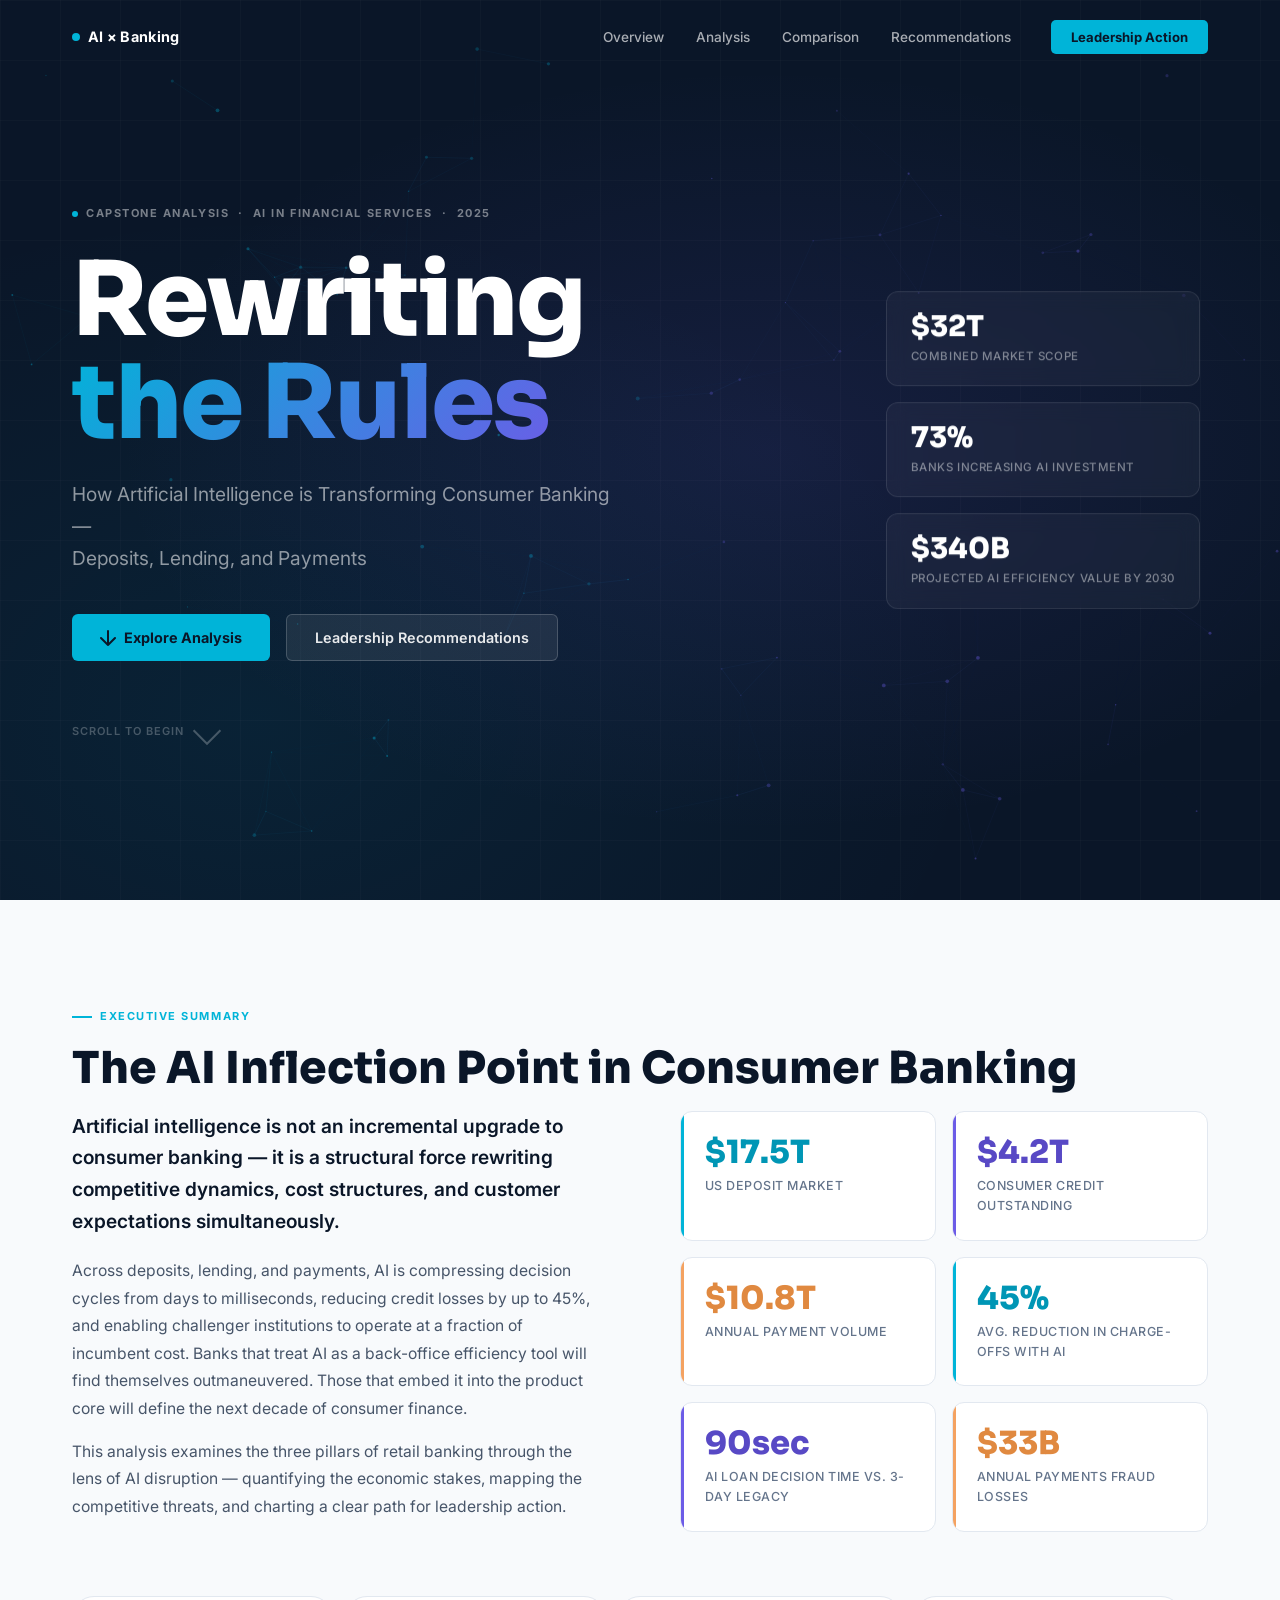
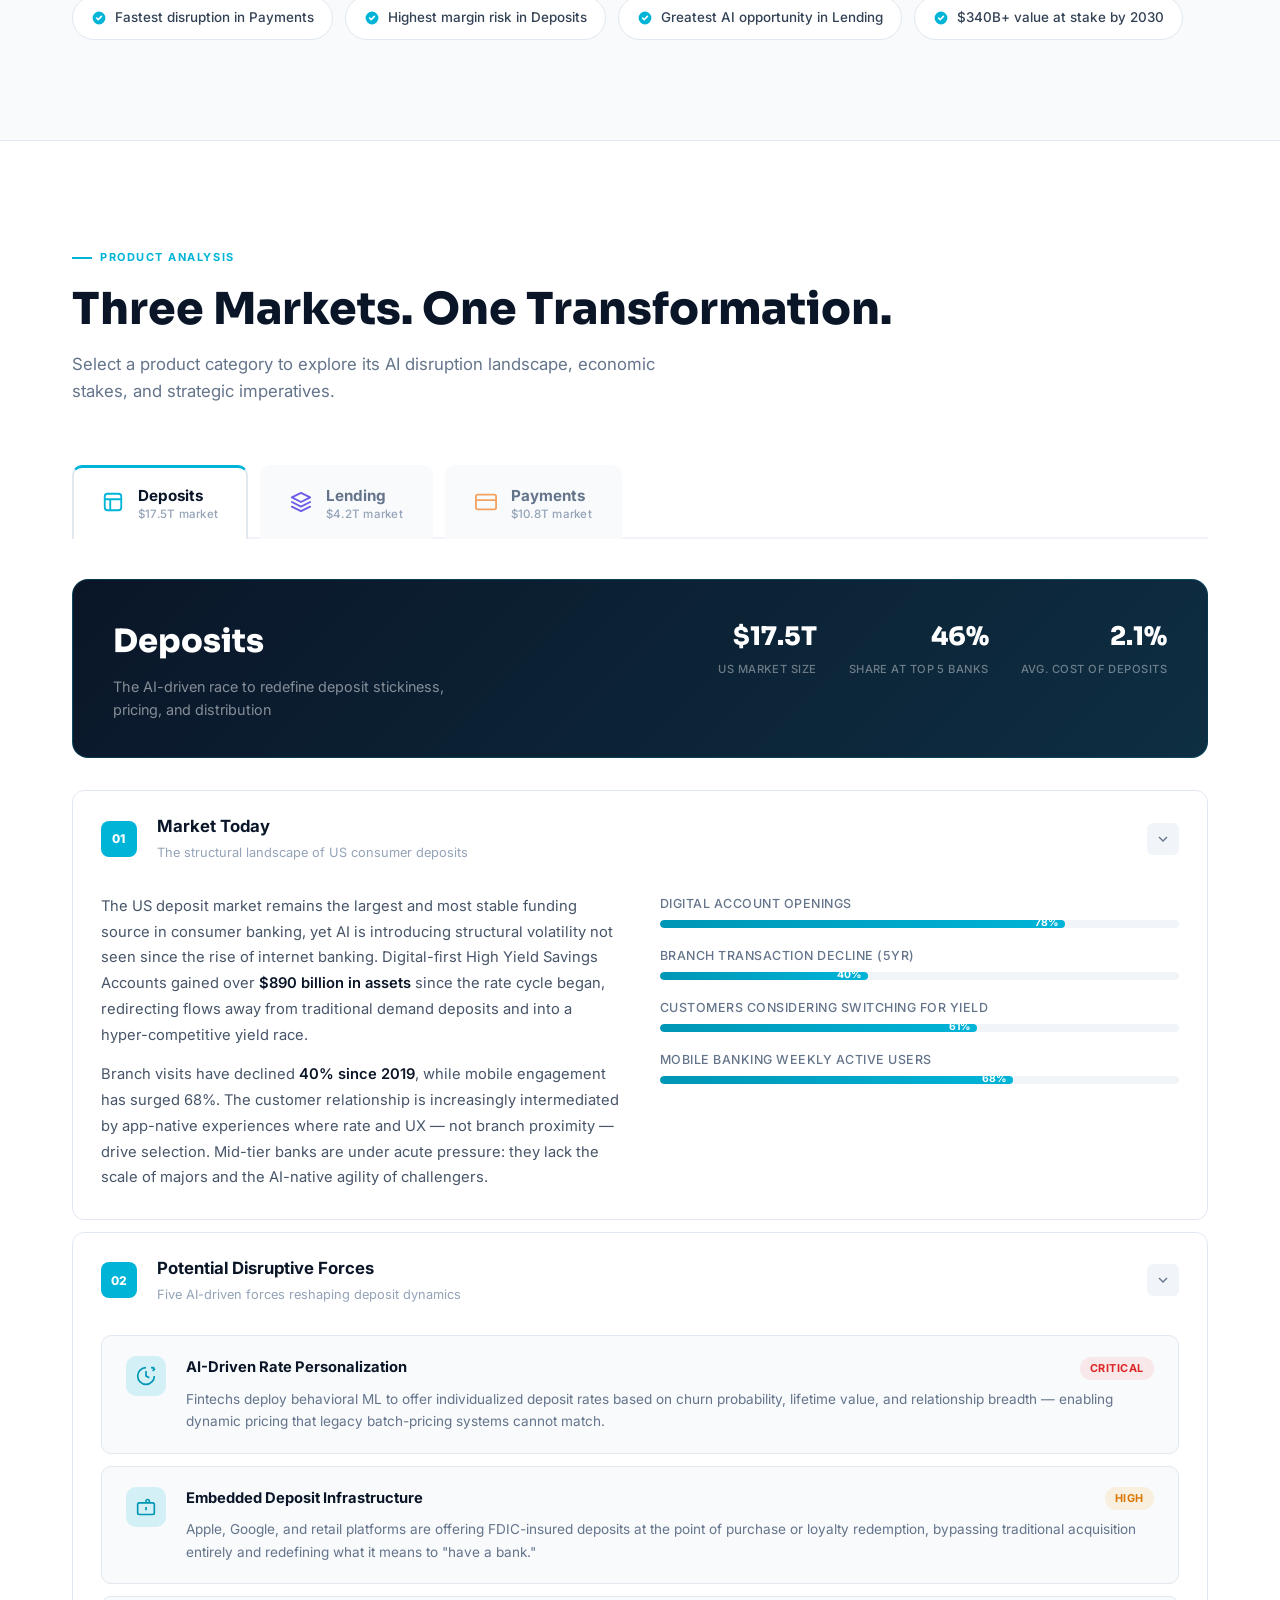
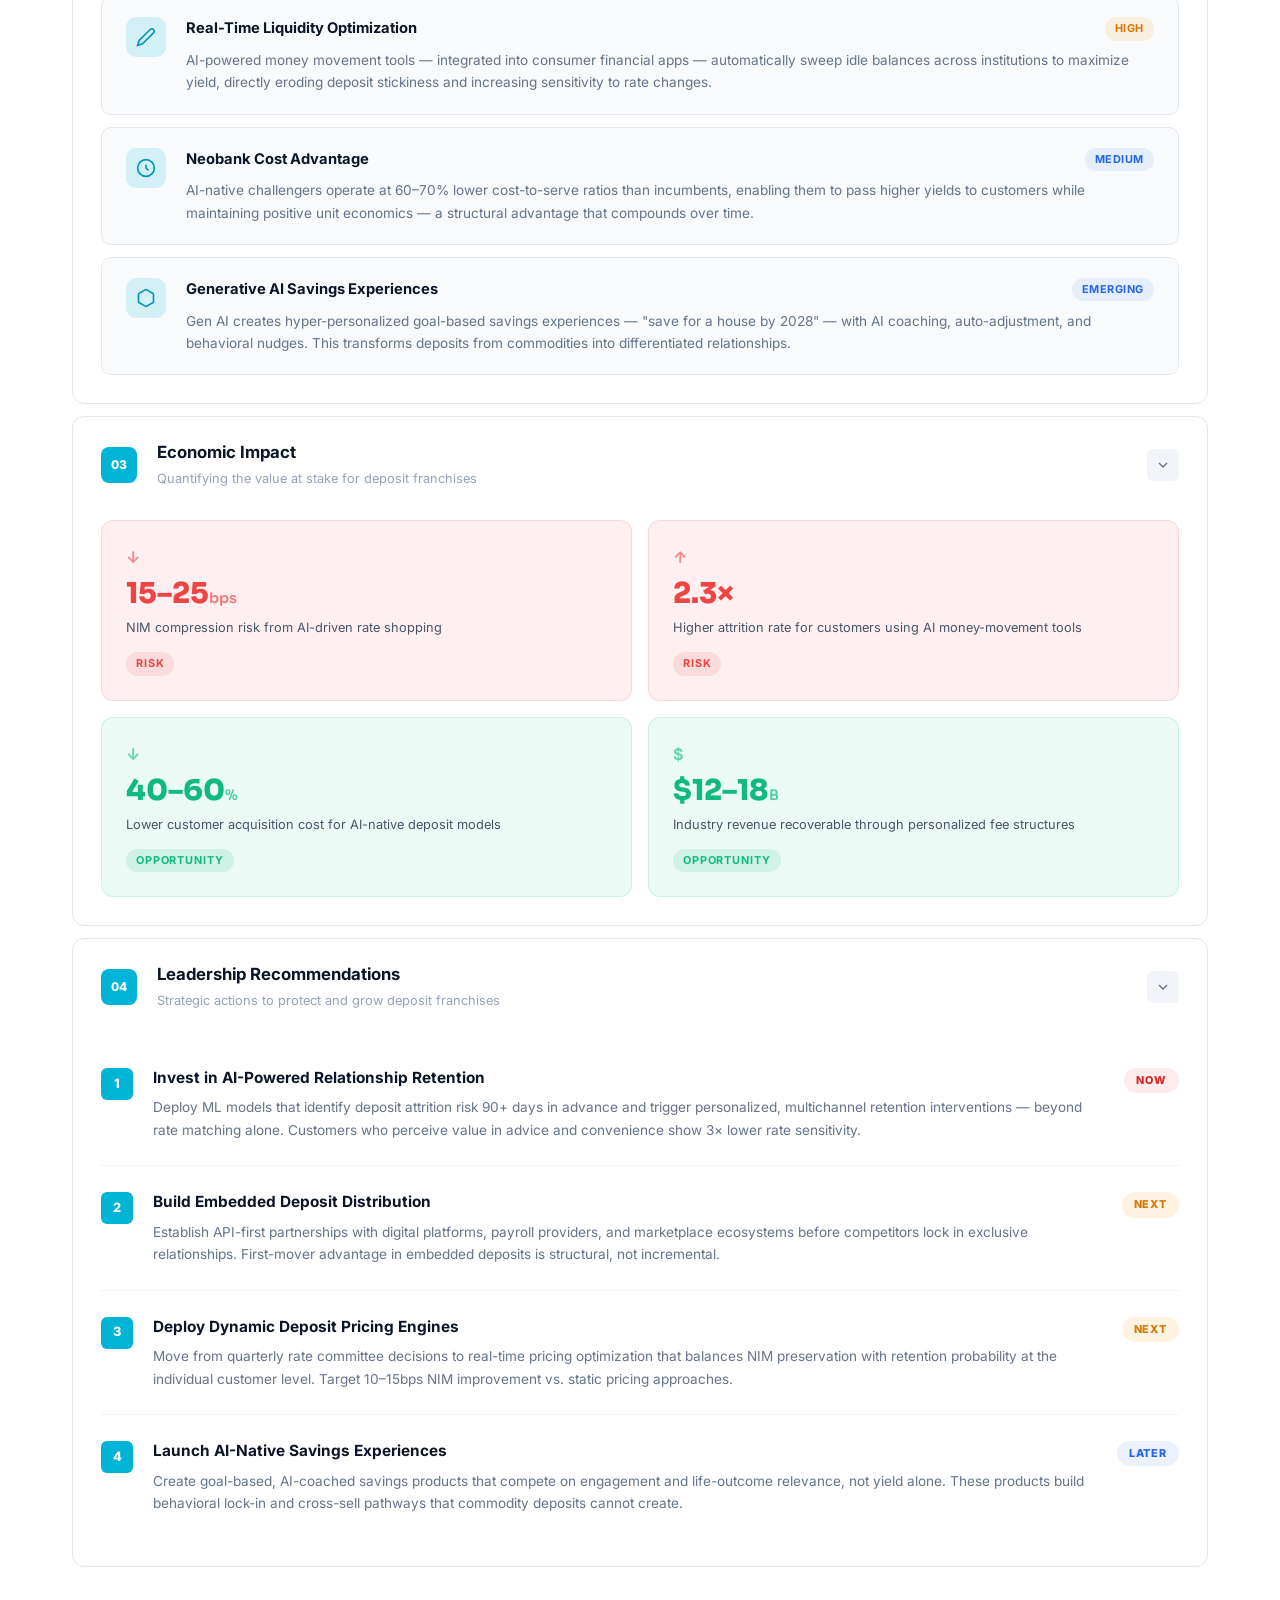
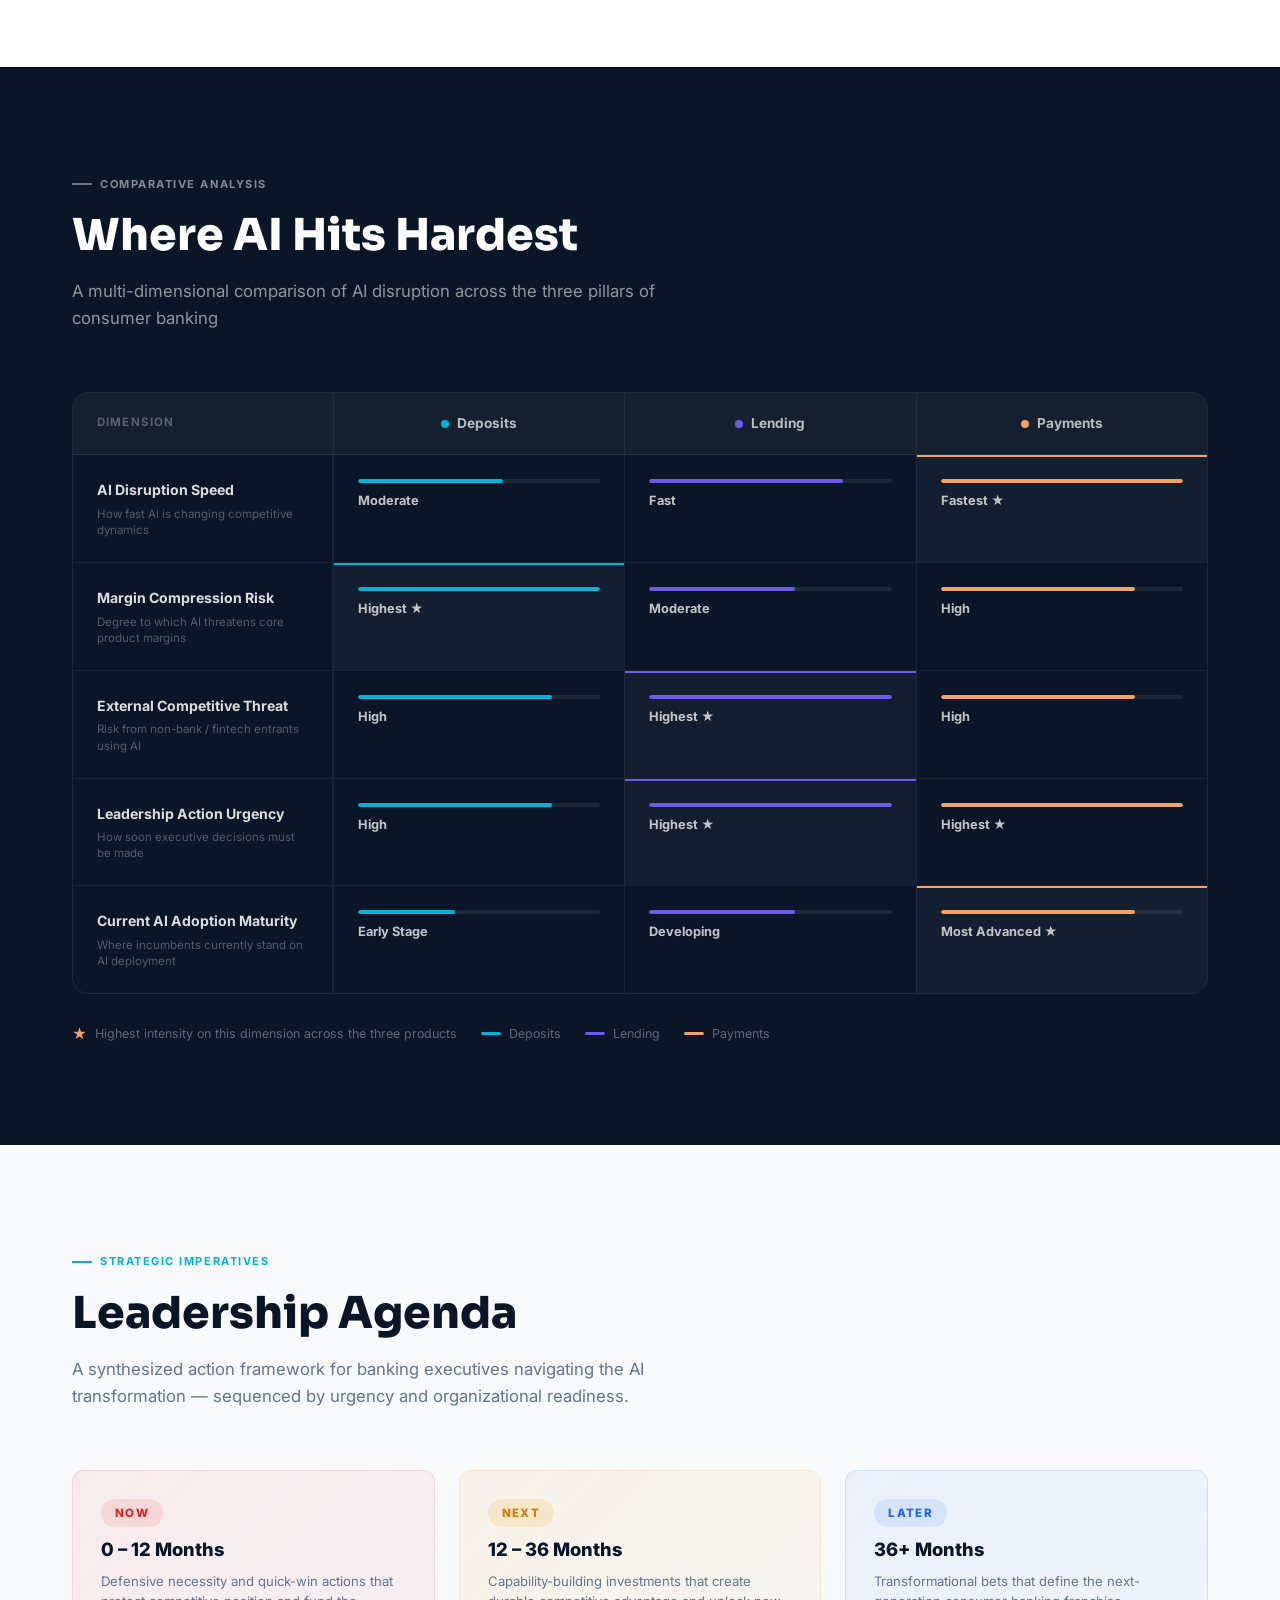
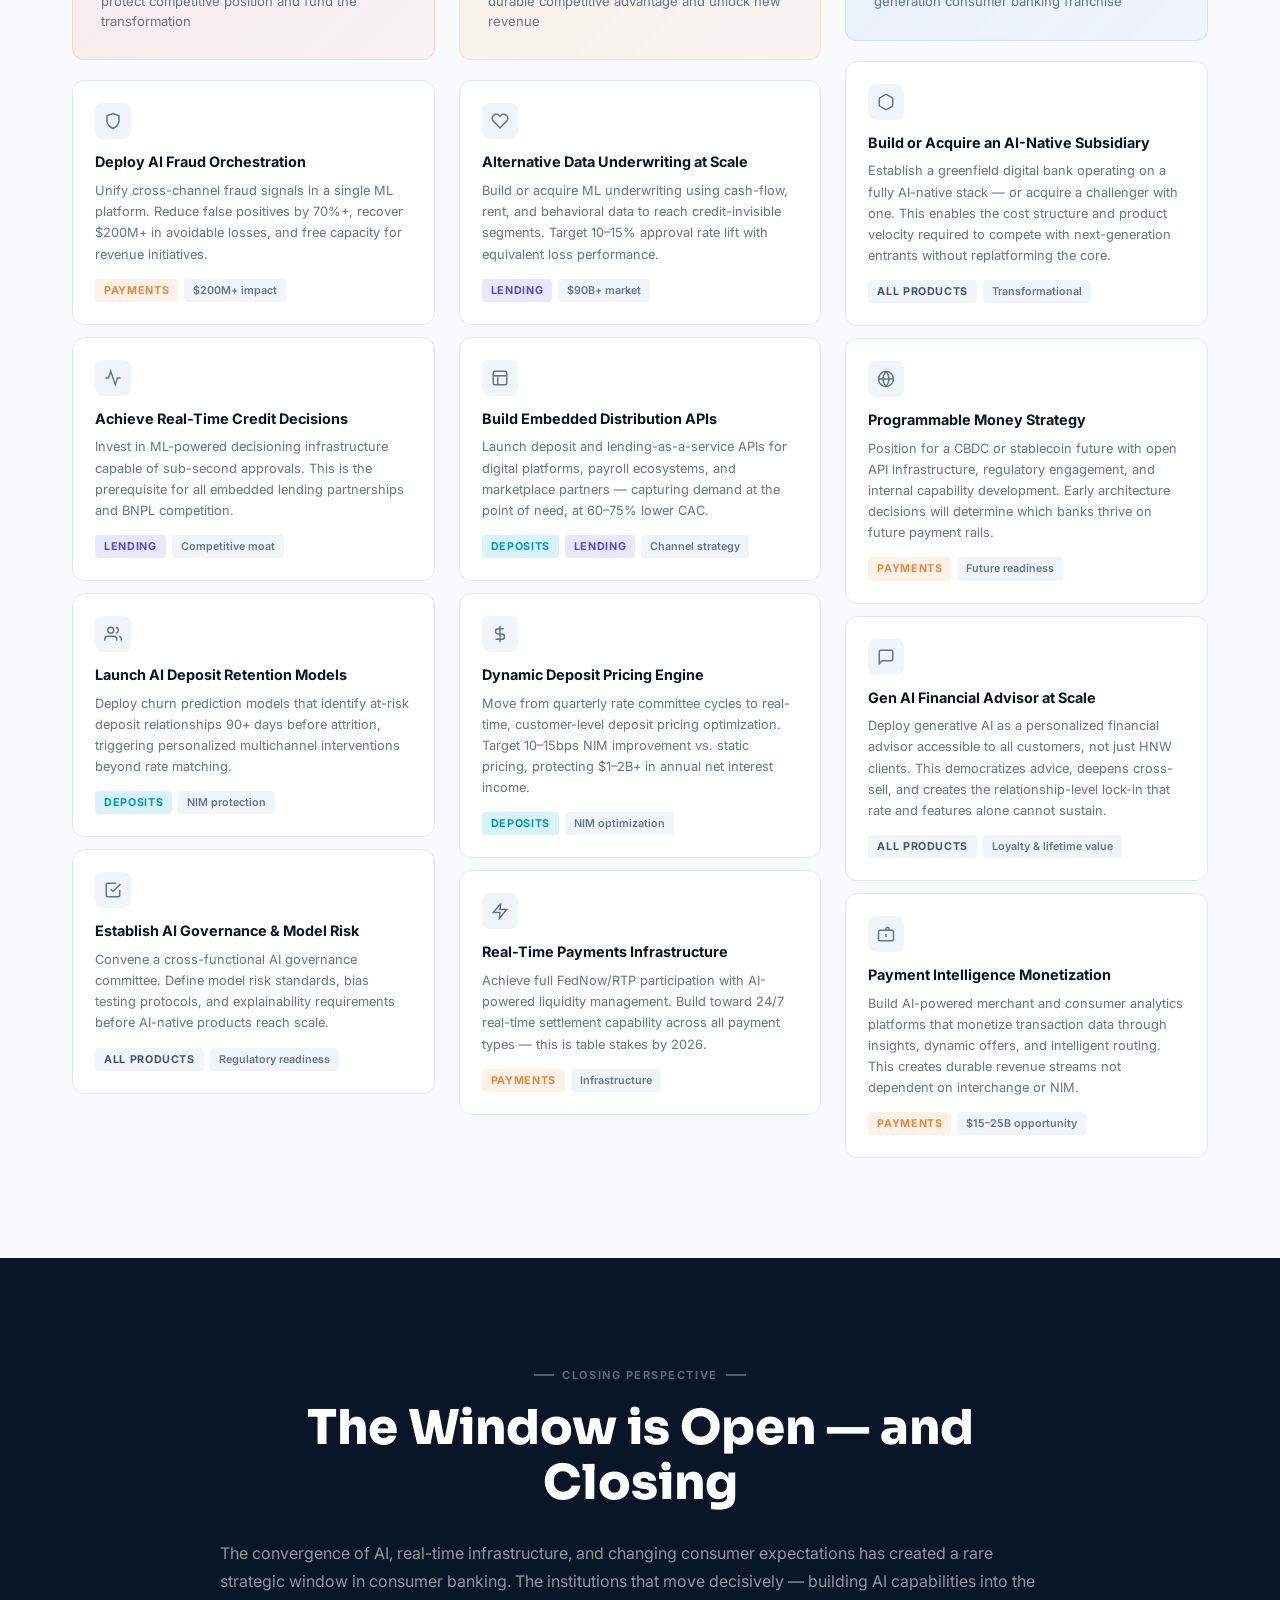
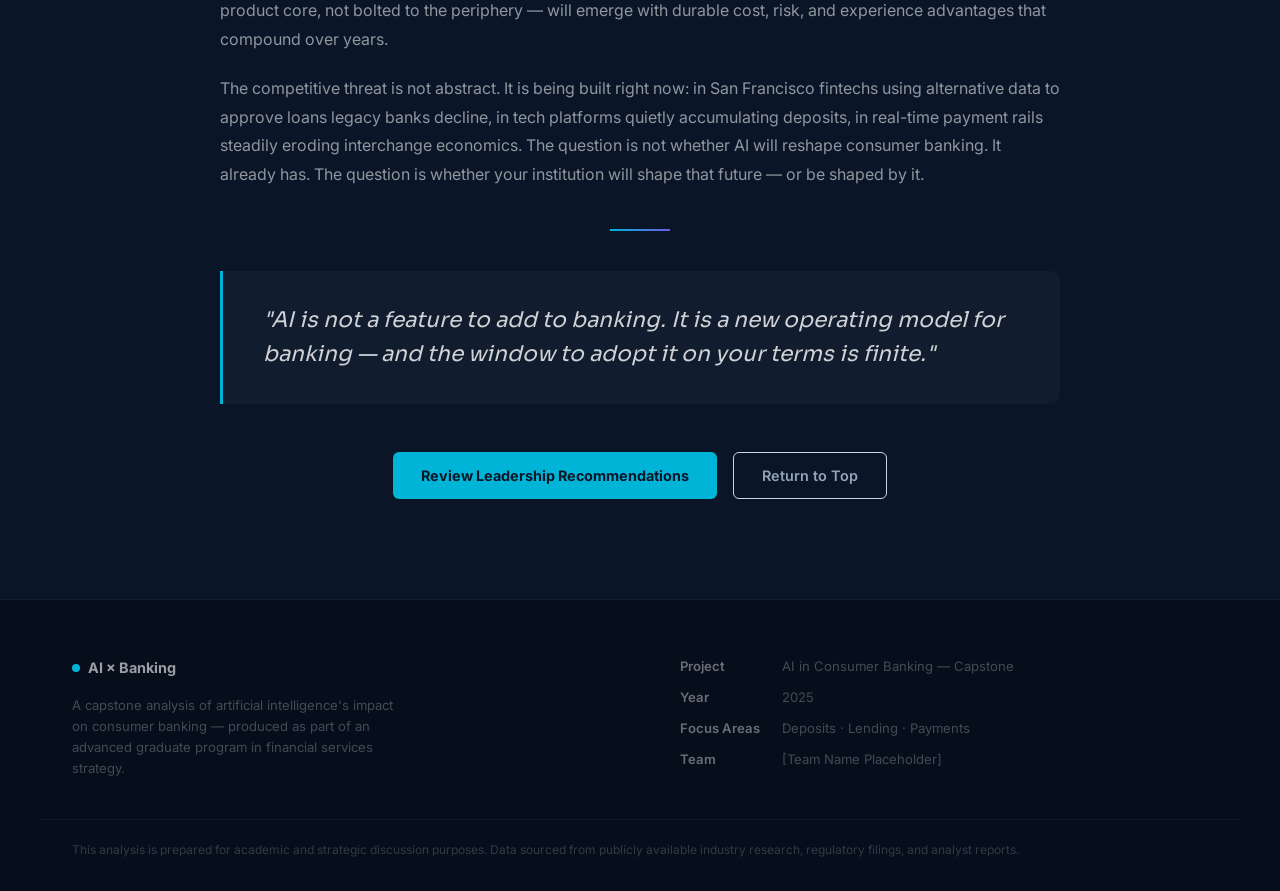
<file: loans-credit/index 2.html>
<!DOCTYPE html>
<html lang="en">
<head>
  <meta charset="UTF-8">
  <meta name="viewport" content="width=device-width, initial-scale=1.0">
  <title>Rewriting the Rules — AI in Consumer Banking</title>
  <link rel="preconnect" href="https://fonts.googleapis.com">
  <link rel="preconnect" href="https://fonts.gstatic.com" crossorigin>
  <link href="https://fonts.googleapis.com/css2?family=Inter:wght@300;400;500;600;700;800;900&family=Sora:wght@700;800&display=swap" rel="stylesheet">
  <link rel="stylesheet" href="styles.css">
</head>
<body>

<!-- ============================================================
     NAVIGATION
     ============================================================ -->
<nav id="main-nav">
  <div class="nav-inner">
    <div class="nav-brand">
      <span class="brand-dot"></span>
      <span>AI × Banking</span>
    </div>
    <ul class="nav-links">
      <li><a href="#executive-summary">Overview</a></li>
      <li><a href="#products">Analysis</a></li>
      <li><a href="#comparison">Comparison</a></li>
      <li><a href="#recommendations">Recommendations</a></li>
    </ul>
    <button class="nav-cta" onclick="scrollToSection('recommendations')">Leadership Action</button>
    <button class="hamburger" id="hamburger" aria-label="Open menu">
      <span></span><span></span><span></span>
    </button>
  </div>
  <!-- Mobile menu -->
  <div class="mobile-menu" id="mobile-menu">
    <a href="#executive-summary" class="mobile-link">Overview</a>
    <a href="#products" class="mobile-link">Analysis</a>
    <a href="#comparison" class="mobile-link">Comparison</a>
    <a href="#recommendations" class="mobile-link">Recommendations</a>
  </div>
</nav>

<!-- Scroll progress bar -->
<div id="progress-bar"></div>

<!-- ============================================================
     HERO
     ============================================================ -->
<section id="hero">
  <canvas id="hero-canvas"></canvas>
  <div class="hero-overlay"></div>
  <div class="hero-content">
    <div class="hero-eyebrow">
      <span class="eyebrow-dot"></span>
      Capstone Analysis &nbsp;·&nbsp; AI in Financial Services &nbsp;·&nbsp; 2025
    </div>
    <h1 class="hero-title">
      Rewriting<br>
      <span class="hero-title-accent">the Rules</span>
    </h1>
    <p class="hero-subtitle">
      How Artificial Intelligence is Transforming Consumer Banking —<br>
      Deposits, Lending, and Payments
    </p>
    <div class="hero-actions">
      <button class="btn-primary" onclick="scrollToSection('products')">
        <svg width="16" height="16" viewBox="0 0 16 16" fill="none"><path d="M8 1v14M1 8l7 7 7-7" stroke="currentColor" stroke-width="2" stroke-linecap="round" stroke-linejoin="round"/></svg>
        Explore Analysis
      </button>
      <button class="btn-ghost" onclick="scrollToSection('recommendations')">
        Leadership Recommendations
      </button>
    </div>
    <div class="hero-scroll-hint">
      <span>Scroll to begin</span>
      <div class="scroll-arrow"></div>
    </div>
  </div>
  <!-- Floating stat cards in hero -->
  <div class="hero-float-cards">
    <div class="float-card float-card-1">
      <div class="fc-value">$32T</div>
      <div class="fc-label">Combined Market Scope</div>
    </div>
    <div class="float-card float-card-2">
      <div class="fc-value">73%</div>
      <div class="fc-label">Banks Increasing AI Investment</div>
    </div>
    <div class="float-card float-card-3">
      <div class="fc-value">$340B</div>
      <div class="fc-label">Projected AI Efficiency Value by 2030</div>
    </div>
  </div>
</section>

<!-- ============================================================
     EXECUTIVE SUMMARY
     ============================================================ -->
<section id="executive-summary">
  <div class="container">
    <div class="section-label">Executive Summary</div>
    <h2 class="section-title">The AI Inflection Point in Consumer Banking</h2>
    <div class="exec-layout">
      <div class="exec-thesis">
        <p class="thesis-lead">Artificial intelligence is not an incremental upgrade to consumer banking — it is a structural force rewriting competitive dynamics, cost structures, and customer expectations simultaneously.</p>
        <p class="thesis-body">Across deposits, lending, and payments, AI is compressing decision cycles from days to milliseconds, reducing credit losses by up to 45%, and enabling challenger institutions to operate at a fraction of incumbent cost. Banks that treat AI as a back-office efficiency tool will find themselves outmaneuvered. Those that embed it into the product core will define the next decade of consumer finance.</p>
        <p class="thesis-body">This analysis examines the three pillars of retail banking through the lens of AI disruption — quantifying the economic stakes, mapping the competitive threats, and charting a clear path for leadership action.</p>
      </div>
      <div class="exec-stats">
        <div class="kpi-grid">
          <div class="kpi-card" data-target="17.5" data-suffix="T" data-prefix="$" data-label="US Deposit Market" data-color="teal"></div>
          <div class="kpi-card" data-target="4.2" data-suffix="T" data-prefix="$" data-label="Consumer Credit Outstanding" data-color="purple"></div>
          <div class="kpi-card" data-target="10.8" data-suffix="T" data-prefix="$" data-label="Annual Payment Volume" data-color="amber"></div>
          <div class="kpi-card" data-target="45" data-suffix="%" data-prefix="" data-label="Avg. Reduction in Charge-offs with AI" data-color="teal"></div>
          <div class="kpi-card" data-target="90" data-suffix="sec" data-prefix="" data-label="AI Loan Decision Time vs. 3-Day Legacy" data-color="purple"></div>
          <div class="kpi-card" data-target="33" data-suffix="B" data-prefix="$" data-label="Annual Payments Fraud Losses" data-color="amber"></div>
        </div>
      </div>
    </div>

    <!-- Key takeaway chips -->
    <div class="takeaway-strip">
      <div class="takeaway-chip">
        <svg class="chip-icon" viewBox="0 0 20 20" fill="currentColor"><path fill-rule="evenodd" d="M10 18a8 8 0 100-16 8 8 0 000 16zm3.707-9.293a1 1 0 00-1.414-1.414L9 10.586 7.707 9.293a1 1 0 00-1.414 1.414l2 2a1 1 0 001.414 0l4-4z" clip-rule="evenodd"/></svg>
        Fastest disruption in Payments
      </div>
      <div class="takeaway-chip">
        <svg class="chip-icon" viewBox="0 0 20 20" fill="currentColor"><path fill-rule="evenodd" d="M10 18a8 8 0 100-16 8 8 0 000 16zm3.707-9.293a1 1 0 00-1.414-1.414L9 10.586 7.707 9.293a1 1 0 00-1.414 1.414l2 2a1 1 0 001.414 0l4-4z" clip-rule="evenodd"/></svg>
        Highest margin risk in Deposits
      </div>
      <div class="takeaway-chip">
        <svg class="chip-icon" viewBox="0 0 20 20" fill="currentColor"><path fill-rule="evenodd" d="M10 18a8 8 0 100-16 8 8 0 000 16zm3.707-9.293a1 1 0 00-1.414-1.414L9 10.586 7.707 9.293a1 1 0 00-1.414 1.414l2 2a1 1 0 001.414 0l4-4z" clip-rule="evenodd"/></svg>
        Greatest AI opportunity in Lending
      </div>
      <div class="takeaway-chip">
        <svg class="chip-icon" viewBox="0 0 20 20" fill="currentColor"><path fill-rule="evenodd" d="M10 18a8 8 0 100-16 8 8 0 000 16zm3.707-9.293a1 1 0 00-1.414-1.414L9 10.586 7.707 9.293a1 1 0 00-1.414 1.414l2 2a1 1 0 001.414 0l4-4z" clip-rule="evenodd"/></svg>
        $340B+ value at stake by 2030
      </div>
    </div>
  </div>
</section>

<!-- ============================================================
     PRODUCT ANALYSIS (Tabs: Deposits / Lending / Payments)
     ============================================================ -->
<section id="products">
  <div class="container">
    <div class="section-label">Product Analysis</div>
    <h2 class="section-title">Three Markets. One Transformation.</h2>
    <p class="section-subtitle">Select a product category to explore its AI disruption landscape, economic stakes, and strategic imperatives.</p>

    <!-- Tab selector -->
    <div class="tab-selector" role="tablist">
      <button class="tab-btn active" data-tab="deposits" role="tab" aria-selected="true" aria-controls="panel-deposits">
        <span class="tab-icon">
          <svg width="22" height="22" viewBox="0 0 24 24" fill="none" stroke="currentColor" stroke-width="2" stroke-linecap="round" stroke-linejoin="round"><rect x="3" y="3" width="18" height="18" rx="3"/><path d="M3 9h18M9 21V9"/></svg>
        </span>
        <span class="tab-text">
          <span class="tab-name">Deposits</span>
          <span class="tab-sub">$17.5T market</span>
        </span>
      </button>
      <button class="tab-btn" data-tab="lending" role="tab" aria-selected="false" aria-controls="panel-lending">
        <span class="tab-icon">
          <svg width="22" height="22" viewBox="0 0 24 24" fill="none" stroke="currentColor" stroke-width="2" stroke-linecap="round" stroke-linejoin="round"><path d="M12 2L2 7l10 5 10-5-10-5zM2 17l10 5 10-5M2 12l10 5 10-5"/></svg>
        </span>
        <span class="tab-text">
          <span class="tab-name">Lending</span>
          <span class="tab-sub">$4.2T market</span>
        </span>
      </button>
      <button class="tab-btn" data-tab="payments" role="tab" aria-selected="false" aria-controls="panel-payments">
        <span class="tab-icon">
          <svg width="22" height="22" viewBox="0 0 24 24" fill="none" stroke="currentColor" stroke-width="2" stroke-linecap="round" stroke-linejoin="round"><rect x="1" y="4" width="22" height="16" rx="2"/><line x1="1" y1="10" x2="23" y2="10"/></svg>
        </span>
        <span class="tab-text">
          <span class="tab-name">Payments</span>
          <span class="tab-sub">$10.8T market</span>
        </span>
      </button>
    </div>

    <!-- ========================
         DEPOSITS PANEL
         ======================== -->
    <div class="product-panel active" id="panel-deposits" role="tabpanel">
      <div class="panel-header deposits-accent">
        <div class="panel-header-text">
          <h2>Deposits</h2>
          <p>The AI-driven race to redefine deposit stickiness, pricing, and distribution</p>
        </div>
        <div class="panel-kpis">
          <div class="pkpi"><span class="pkpi-val">$17.5T</span><span class="pkpi-label">US Market Size</span></div>
          <div class="pkpi"><span class="pkpi-val">46%</span><span class="pkpi-label">Share at Top 5 Banks</span></div>
          <div class="pkpi"><span class="pkpi-val">2.1%</span><span class="pkpi-label">Avg. Cost of Deposits</span></div>
        </div>
      </div>

      <div class="analysis-sections">

        <!-- Market Today -->
        <div class="analysis-block" data-section="market">
          <div class="block-header" onclick="toggleBlock(this)">
            <div class="block-header-left">
              <div class="block-num deposits-bg">01</div>
              <div>
                <h3>Market Today</h3>
                <p>The structural landscape of US consumer deposits</p>
              </div>
            </div>
            <div class="block-toggle">
              <svg class="toggle-svg" viewBox="0 0 24 24" fill="none" stroke="currentColor" stroke-width="2"><polyline points="6 9 12 15 18 9"/></svg>
            </div>
          </div>
          <div class="block-body open">
            <div class="block-content-grid">
              <div class="content-text">
                <p>The US deposit market remains the largest and most stable funding source in consumer banking, yet AI is introducing structural volatility not seen since the rise of internet banking. Digital-first High Yield Savings Accounts gained over <strong>$890 billion in assets</strong> since the rate cycle began, redirecting flows away from traditional demand deposits and into a hyper-competitive yield race.</p>
                <p>Branch visits have declined <strong>40% since 2019</strong>, while mobile engagement has surged 68%. The customer relationship is increasingly intermediated by app-native experiences where rate and UX — not branch proximity — drive selection. Mid-tier banks are under acute pressure: they lack the scale of majors and the AI-native agility of challengers.</p>
              </div>
              <div class="market-metrics">
                <div class="metric-bar-item">
                  <span>Digital account openings</span>
                  <div class="bar-track"><div class="bar-fill deposits-fill" style="--pct:78%">78%</div></div>
                </div>
                <div class="metric-bar-item">
                  <span>Branch transaction decline (5yr)</span>
                  <div class="bar-track"><div class="bar-fill deposits-fill" style="--pct:40%">40%</div></div>
                </div>
                <div class="metric-bar-item">
                  <span>Customers considering switching for yield</span>
                  <div class="bar-track"><div class="bar-fill deposits-fill" style="--pct:61%">61%</div></div>
                </div>
                <div class="metric-bar-item">
                  <span>Mobile banking weekly active users</span>
                  <div class="bar-track"><div class="bar-fill deposits-fill" style="--pct:68%">68%</div></div>
                </div>
              </div>
            </div>
          </div>
        </div>

        <!-- Disruptive Forces -->
        <div class="analysis-block" data-section="forces">
          <div class="block-header" onclick="toggleBlock(this)">
            <div class="block-header-left">
              <div class="block-num deposits-bg">02</div>
              <div>
                <h3>Potential Disruptive Forces</h3>
                <p>Five AI-driven forces reshaping deposit dynamics</p>
              </div>
            </div>
            <div class="block-toggle">
              <svg class="toggle-svg" viewBox="0 0 24 24" fill="none" stroke="currentColor" stroke-width="2"><polyline points="6 9 12 15 18 9"/></svg>
            </div>
          </div>
          <div class="block-body open">
            <div class="force-cards">
              <div class="force-card">
                <div class="force-icon deposits-icon">
                  <svg viewBox="0 0 24 24" fill="none" stroke="currentColor" stroke-width="2"><path d="M12 2a10 10 0 1 0 10 10"/><path d="M12 6v6l4 2"/><path d="M20 2l2 2-2 2"/><path d="M22 2h-4"/></svg>
                </div>
                <div class="force-content">
                  <div class="force-header-row">
                    <h4>AI-Driven Rate Personalization</h4>
                    <span class="risk-badge badge-critical">Critical</span>
                  </div>
                  <p>Fintechs deploy behavioral ML to offer individualized deposit rates based on churn probability, lifetime value, and relationship breadth — enabling dynamic pricing that legacy batch-pricing systems cannot match.</p>
                </div>
              </div>
              <div class="force-card">
                <div class="force-icon deposits-icon">
                  <svg viewBox="0 0 24 24" fill="none" stroke="currentColor" stroke-width="2"><rect x="2" y="7" width="20" height="14" rx="2"/><path d="M16 7V5a2 2 0 0 0-4 0v2"/><line x1="12" y1="12" x2="12" y2="16"/></svg>
                </div>
                <div class="force-content">
                  <div class="force-header-row">
                    <h4>Embedded Deposit Infrastructure</h4>
                    <span class="risk-badge badge-high">High</span>
                  </div>
                  <p>Apple, Google, and retail platforms are offering FDIC-insured deposits at the point of purchase or loyalty redemption, bypassing traditional acquisition entirely and redefining what it means to "have a bank."</p>
                </div>
              </div>
              <div class="force-card">
                <div class="force-icon deposits-icon">
                  <svg viewBox="0 0 24 24" fill="none" stroke="currentColor" stroke-width="2"><path d="M17 3a2.828 2.828 0 1 1 4 4L7.5 20.5 2 22l1.5-5.5L17 3z"/></svg>
                </div>
                <div class="force-content">
                  <div class="force-header-row">
                    <h4>Real-Time Liquidity Optimization</h4>
                    <span class="risk-badge badge-high">High</span>
                  </div>
                  <p>AI-powered money movement tools — integrated into consumer financial apps — automatically sweep idle balances across institutions to maximize yield, directly eroding deposit stickiness and increasing sensitivity to rate changes.</p>
                </div>
              </div>
              <div class="force-card">
                <div class="force-icon deposits-icon">
                  <svg viewBox="0 0 24 24" fill="none" stroke="currentColor" stroke-width="2"><circle cx="12" cy="12" r="10"/><path d="M12 8v4l3 3"/></svg>
                </div>
                <div class="force-content">
                  <div class="force-header-row">
                    <h4>Neobank Cost Advantage</h4>
                    <span class="risk-badge badge-medium">Medium</span>
                  </div>
                  <p>AI-native challengers operate at 60–70% lower cost-to-serve ratios than incumbents, enabling them to pass higher yields to customers while maintaining positive unit economics — a structural advantage that compounds over time.</p>
                </div>
              </div>
              <div class="force-card">
                <div class="force-icon deposits-icon">
                  <svg viewBox="0 0 24 24" fill="none" stroke="currentColor" stroke-width="2"><path d="M21 16V8a2 2 0 0 0-1-1.73l-7-4a2 2 0 0 0-2 0l-7 4A2 2 0 0 0 3 8v8a2 2 0 0 0 1 1.73l7 4a2 2 0 0 0 2 0l7-4A2 2 0 0 0 21 16z"/></svg>
                </div>
                <div class="force-content">
                  <div class="force-header-row">
                    <h4>Generative AI Savings Experiences</h4>
                    <span class="risk-badge badge-medium">Emerging</span>
                  </div>
                  <p>Gen AI creates hyper-personalized goal-based savings experiences — "save for a house by 2028" — with AI coaching, auto-adjustment, and behavioral nudges. This transforms deposits from commodities into differentiated relationships.</p>
                </div>
              </div>
            </div>
          </div>
        </div>

        <!-- Economic Impact -->
        <div class="analysis-block" data-section="economic">
          <div class="block-header" onclick="toggleBlock(this)">
            <div class="block-header-left">
              <div class="block-num deposits-bg">03</div>
              <div>
                <h3>Economic Impact</h3>
                <p>Quantifying the value at stake for deposit franchises</p>
              </div>
            </div>
            <div class="block-toggle">
              <svg class="toggle-svg" viewBox="0 0 24 24" fill="none" stroke="currentColor" stroke-width="2"><polyline points="6 9 12 15 18 9"/></svg>
            </div>
          </div>
          <div class="block-body open">
            <div class="economic-grid">
              <div class="econ-card risk">
                <div class="econ-icon">↓</div>
                <div class="econ-value">15–25<small>bps</small></div>
                <div class="econ-label">NIM compression risk from AI-driven rate shopping</div>
                <div class="econ-type">Risk</div>
              </div>
              <div class="econ-card risk">
                <div class="econ-icon">↑</div>
                <div class="econ-value">2.3×</div>
                <div class="econ-label">Higher attrition rate for customers using AI money-movement tools</div>
                <div class="econ-type">Risk</div>
              </div>
              <div class="econ-card opportunity">
                <div class="econ-icon">↓</div>
                <div class="econ-value">40–60<small>%</small></div>
                <div class="econ-label">Lower customer acquisition cost for AI-native deposit models</div>
                <div class="econ-type">Opportunity</div>
              </div>
              <div class="econ-card opportunity">
                <div class="econ-icon">$</div>
                <div class="econ-value">$12–18<small>B</small></div>
                <div class="econ-label">Industry revenue recoverable through personalized fee structures</div>
                <div class="econ-type">Opportunity</div>
              </div>
            </div>
          </div>
        </div>

        <!-- Leadership Recommendations -->
        <div class="analysis-block" data-section="recs">
          <div class="block-header" onclick="toggleBlock(this)">
            <div class="block-header-left">
              <div class="block-num deposits-bg">04</div>
              <div>
                <h3>Leadership Recommendations</h3>
                <p>Strategic actions to protect and grow deposit franchises</p>
              </div>
            </div>
            <div class="block-toggle">
              <svg class="toggle-svg" viewBox="0 0 24 24" fill="none" stroke="currentColor" stroke-width="2"><polyline points="6 9 12 15 18 9"/></svg>
            </div>
          </div>
          <div class="block-body open">
            <div class="rec-list">
              <div class="rec-item">
                <div class="rec-num deposits-bg">1</div>
                <div class="rec-content">
                  <h4>Invest in AI-Powered Relationship Retention</h4>
                  <p>Deploy ML models that identify deposit attrition risk 90+ days in advance and trigger personalized, multichannel retention interventions — beyond rate matching alone. Customers who perceive value in advice and convenience show 3× lower rate sensitivity.</p>
                </div>
                <span class="rec-priority now">Now</span>
              </div>
              <div class="rec-item">
                <div class="rec-num deposits-bg">2</div>
                <div class="rec-content">
                  <h4>Build Embedded Deposit Distribution</h4>
                  <p>Establish API-first partnerships with digital platforms, payroll providers, and marketplace ecosystems before competitors lock in exclusive relationships. First-mover advantage in embedded deposits is structural, not incremental.</p>
                </div>
                <span class="rec-priority next">Next</span>
              </div>
              <div class="rec-item">
                <div class="rec-num deposits-bg">3</div>
                <div class="rec-content">
                  <h4>Deploy Dynamic Deposit Pricing Engines</h4>
                  <p>Move from quarterly rate committee decisions to real-time pricing optimization that balances NIM preservation with retention probability at the individual customer level. Target 10–15bps NIM improvement vs. static pricing approaches.</p>
                </div>
                <span class="rec-priority next">Next</span>
              </div>
              <div class="rec-item">
                <div class="rec-num deposits-bg">4</div>
                <div class="rec-content">
                  <h4>Launch AI-Native Savings Experiences</h4>
                  <p>Create goal-based, AI-coached savings products that compete on engagement and life-outcome relevance, not yield alone. These products build behavioral lock-in and cross-sell pathways that commodity deposits cannot create.</p>
                </div>
                <span class="rec-priority later">Later</span>
              </div>
            </div>
          </div>
        </div>

      </div><!-- end analysis-sections -->
    </div><!-- end panel-deposits -->

    <!-- ========================
         LENDING PANEL
         ======================== -->
    <div class="product-panel" id="panel-lending" role="tabpanel">
      <div class="panel-header lending-accent">
        <div class="panel-header-text">
          <h2>Lending</h2>
          <p>AI-driven underwriting, instant decisioning, and the credit access revolution</p>
        </div>
        <div class="panel-kpis">
          <div class="pkpi"><span class="pkpi-val">$4.2T</span><span class="pkpi-label">Consumer Credit Outstanding</span></div>
          <div class="pkpi"><span class="pkpi-val">90sec</span><span class="pkpi-label">AI Decision Time</span></div>
          <div class="pkpi"><span class="pkpi-val">45M</span><span class="pkpi-label">Credit-Invisible Americans</span></div>
        </div>
      </div>

      <div class="analysis-sections">

        <!-- Market Today -->
        <div class="analysis-block" data-section="market">
          <div class="block-header" onclick="toggleBlock(this)">
            <div class="block-header-left">
              <div class="block-num lending-bg">01</div>
              <div>
                <h3>Market Today</h3>
                <p>The $4.2T consumer credit market and its AI transformation</p>
              </div>
            </div>
            <div class="block-toggle">
              <svg class="toggle-svg" viewBox="0 0 24 24" fill="none" stroke="currentColor" stroke-width="2"><polyline points="6 9 12 15 18 9"/></svg>
            </div>
          </div>
          <div class="block-body open">
            <div class="block-content-grid">
              <div class="content-text">
                <p>Consumer lending is undergoing its most significant structural transformation since the introduction of the FICO score. Digital loan originations crossed <strong>60% of all applications in 2024</strong>, and AI-powered fintech lenders have demonstrated loss rates 35–45% below traditional models — creating a performance gap that regulators, investors, and consumers are all beginning to notice.</p>
                <p>The BNPL market — a $180B category growing at 24% CAGR — has normalized the expectation of <strong>instant, embedded credit decisions</strong>. Legacy underwriting cycles measured in days are now a competitive liability, not merely an operational inconvenience. The question is no longer whether to modernize decisioning, but how quickly the transformation can be executed without introducing fair lending risk.</p>
              </div>
              <div class="market-metrics">
                <div class="metric-bar-item">
                  <span>Digital loan origination share</span>
                  <div class="bar-track"><div class="bar-fill lending-fill" style="--pct:60%">60%</div></div>
                </div>
                <div class="metric-bar-item">
                  <span>BNPL market CAGR (2024–2030)</span>
                  <div class="bar-track"><div class="bar-fill lending-fill" style="--pct:24%">24%</div></div>
                </div>
                <div class="metric-bar-item">
                  <span>Fintech charge-off improvement vs. legacy</span>
                  <div class="bar-track"><div class="bar-fill lending-fill" style="--pct:45%">45%</div></div>
                </div>
                <div class="metric-bar-item">
                  <span>Consumers willing to share alt. data for better rates</span>
                  <div class="bar-track"><div class="bar-fill lending-fill" style="--pct:58%">58%</div></div>
                </div>
              </div>
            </div>
          </div>
        </div>

        <!-- Disruptive Forces -->
        <div class="analysis-block" data-section="forces">
          <div class="block-header" onclick="toggleBlock(this)">
            <div class="block-header-left">
              <div class="block-num lending-bg">02</div>
              <div>
                <h3>Potential Disruptive Forces</h3>
                <p>AI vectors transforming credit origination, pricing, and access</p>
              </div>
            </div>
            <div class="block-toggle">
              <svg class="toggle-svg" viewBox="0 0 24 24" fill="none" stroke="currentColor" stroke-width="2"><polyline points="6 9 12 15 18 9"/></svg>
            </div>
          </div>
          <div class="block-body open">
            <div class="force-cards">
              <div class="force-card">
                <div class="force-icon lending-icon">
                  <svg viewBox="0 0 24 24" fill="none" stroke="currentColor" stroke-width="2"><path d="M9 12l2 2 4-4"/><path d="M21 12c0 4.97-4.03 9-9 9s-9-4.03-9-9 4.03-9 9-9c1.69 0 3.27.47 4.61 1.28"/><path d="M22 4L12 14.01l-3-3"/></svg>
                </div>
                <div class="force-content">
                  <div class="force-header-row">
                    <h4>Alternative Data Underwriting</h4>
                    <span class="risk-badge badge-critical">Critical</span>
                  </div>
                  <p>ML models leveraging rent payments, cash-flow patterns, utility bills, and behavioral signals can extend credit to 45 million credit-invisible Americans — unlocking a $90B+ addressable market while simultaneously outperforming FICO-only models on loss prediction.</p>
                </div>
              </div>
              <div class="force-card">
                <div class="force-icon lending-icon">
                  <svg viewBox="0 0 24 24" fill="none" stroke="currentColor" stroke-width="2"><circle cx="12" cy="12" r="10"/><polyline points="12 6 12 12 16 14"/></svg>
                </div>
                <div class="force-content">
                  <div class="force-header-row">
                    <h4>Real-Time, Embedded Decisioning</h4>
                    <span class="risk-badge badge-critical">Critical</span>
                  </div>
                  <p>Sub-second credit decisions at point of sale, payroll portal, or e-commerce checkout are compressing the decision cycle from days to milliseconds. Banks without real-time decisioning APIs will be excluded from the embedded lending ecosystem entirely.</p>
                </div>
              </div>
              <div class="force-card">
                <div class="force-icon lending-icon">
                  <svg viewBox="0 0 24 24" fill="none" stroke="currentColor" stroke-width="2"><polyline points="22 12 18 12 15 21 9 3 6 12 2 12"/></svg>
                </div>
                <div class="force-content">
                  <div class="force-header-row">
                    <h4>Dynamic, Individualized Loan Pricing</h4>
                    <span class="risk-badge badge-high">High</span>
                  </div>
                  <p>AI adjusts loan pricing in real-time based on real-time risk signals, market conditions, and competitive intelligence — enabling finer-grained risk segmentation that captures more borrowers profitably while reducing adverse selection.</p>
                </div>
              </div>
              <div class="force-card">
                <div class="force-icon lending-icon">
                  <svg viewBox="0 0 24 24" fill="none" stroke="currentColor" stroke-width="2"><path d="M12 22s8-4 8-10V5l-8-3-8 3v7c0 6 8 10 8 10z"/></svg>
                </div>
                <div class="force-content">
                  <div class="force-header-row">
                    <h4>AI Fraud &amp; Synthetic Identity Detection</h4>
                    <span class="risk-badge badge-high">High</span>
                  </div>
                  <p>Synthetic identity fraud is projected to cost $5B+ by 2025. Graph analytics and behavioral biometrics enable real-time detection of fabricated identities at application, dramatically outperforming rule-based systems with 70%+ false positive reduction.</p>
                </div>
              </div>
              <div class="force-card">
                <div class="force-icon lending-icon">
                  <svg viewBox="0 0 24 24" fill="none" stroke="currentColor" stroke-width="2"><path d="M18 8h1a4 4 0 0 1 0 8h-1"/><path d="M2 8h16v9a4 4 0 0 1-4 4H6a4 4 0 0 1-4-4V8z"/><line x1="6" y1="1" x2="6" y2="4"/><line x1="10" y1="1" x2="10" y2="4"/><line x1="14" y1="1" x2="14" y2="4"/></svg>
                </div>
                <div class="force-content">
                  <div class="force-header-row">
                    <h4>Algorithmic Fair Lending Compliance</h4>
                    <span class="risk-badge badge-medium">Regulatory Risk</span>
                  </div>
                  <p>Automated adverse action explanations, real-time disparate impact monitoring, and explainable AI (XAI) are becoming regulatory requirements. Banks that invest in compliance-by-design will gain a moat; those that react late face material liability exposure.</p>
                </div>
              </div>
            </div>
          </div>
        </div>

        <!-- Economic Impact -->
        <div class="analysis-block" data-section="economic">
          <div class="block-header" onclick="toggleBlock(this)">
            <div class="block-header-left">
              <div class="block-num lending-bg">03</div>
              <div>
                <h3>Economic Impact</h3>
                <p>The financial stakes of AI in consumer credit</p>
              </div>
            </div>
            <div class="block-toggle">
              <svg class="toggle-svg" viewBox="0 0 24 24" fill="none" stroke="currentColor" stroke-width="2"><polyline points="6 9 12 15 18 9"/></svg>
            </div>
          </div>
          <div class="block-body open">
            <div class="economic-grid">
              <div class="econ-card opportunity">
                <div class="econ-icon">↓</div>
                <div class="econ-value">35–45<small>%</small></div>
                <div class="econ-label">Reduction in charge-offs with AI underwriting vs. legacy models</div>
                <div class="econ-type">Opportunity</div>
              </div>
              <div class="econ-card opportunity">
                <div class="econ-icon">↓</div>
                <div class="econ-value">$2,100<br><small>→ $500</small></div>
                <div class="econ-label">Origination cost per loan, legacy vs. AI-native lender</div>
                <div class="econ-type">Opportunity</div>
              </div>
              <div class="econ-card opportunity">
                <div class="econ-icon">$</div>
                <div class="econ-value">$90B+</div>
                <div class="econ-label">Addressable market from credit-invisible Americans with alt. data</div>
                <div class="econ-type">Opportunity</div>
              </div>
              <div class="econ-card risk">
                <div class="econ-icon">⚠</div>
                <div class="econ-value">$50B+</div>
                <div class="econ-label">Potential regulatory penalty exposure from algorithmic fair lending failures</div>
                <div class="econ-type">Risk</div>
              </div>
            </div>
          </div>
        </div>

        <!-- Leadership Recommendations -->
        <div class="analysis-block" data-section="recs">
          <div class="block-header" onclick="toggleBlock(this)">
            <div class="block-header-left">
              <div class="block-num lending-bg">04</div>
              <div>
                <h3>Leadership Recommendations</h3>
                <p>Four imperatives for the AI-era lending franchise</p>
              </div>
            </div>
            <div class="block-toggle">
              <svg class="toggle-svg" viewBox="0 0 24 24" fill="none" stroke="currentColor" stroke-width="2"><polyline points="6 9 12 15 18 9"/></svg>
            </div>
          </div>
          <div class="block-body open">
            <div class="rec-list">
              <div class="rec-item">
                <div class="rec-num lending-bg">1</div>
                <div class="rec-content">
                  <h4>Modernize Underwriting with Alternative and Cash-Flow Data</h4>
                  <p>Build or partner for ML models incorporating bank transaction data, rent payment history, and behavioral signals. Prioritize explainability and fair lending compliance from model inception — not as a post-hoc retrofit. Target 10–15% lift in approval rates with equivalent or better loss performance.</p>
                </div>
                <span class="rec-priority now">Now</span>
              </div>
              <div class="rec-item">
                <div class="rec-num lending-bg">2</div>
                <div class="rec-content">
                  <h4>Achieve Real-Time Decisioning Across All Products</h4>
                  <p>Invest in ML-powered decisioning infrastructure capable of sub-second approvals for personal loans, HELOC pre-qualifications, and credit line increases. Real-time capability is the prerequisite for embedded lending partnerships — without it, distribution deals will flow to competitors.</p>
                </div>
                <span class="rec-priority now">Now</span>
              </div>
              <div class="rec-item">
                <div class="rec-num lending-bg">3</div>
                <div class="rec-content">
                  <h4>Treat Algorithmic Fairness as a Strategic Moat</h4>
                  <p>Deploy continuous disparate impact monitoring, explainable adverse action generation, and model bias testing across the full credit lifecycle. Banks that demonstrate compliance leadership will earn regulatory trust, attract mission-aligned capital, and build defensible brand equity in underserved markets.</p>
                </div>
                <span class="rec-priority next">Next</span>
              </div>
              <div class="rec-item">
                <div class="rec-num lending-bg">4</div>
                <div class="rec-content">
                  <h4>Build Open API Infrastructure for Embedded Lending</h4>
                  <p>Develop lending-as-a-service API capabilities that allow distribution through digital ecosystems — e-commerce platforms, healthcare financing, payroll portals, and gig economy apps. Embedded distribution reduces CAC by 60–75% vs. direct channels and captures credit demand at the point of need.</p>
                </div>
                <span class="rec-priority next">Next</span>
              </div>
            </div>
          </div>
        </div>

      </div><!-- end analysis-sections -->
    </div><!-- end panel-lending -->

    <!-- ========================
         PAYMENTS PANEL
         ======================== -->
    <div class="product-panel" id="panel-payments" role="tabpanel">
      <div class="panel-header payments-accent">
        <div class="panel-header-text">
          <h2>Payments</h2>
          <p>AI-orchestrated fraud defense, real-time rails, and the invisible payments future</p>
        </div>
        <div class="panel-kpis">
          <div class="pkpi"><span class="pkpi-val">$10.8T</span><span class="pkpi-label">Annual US Volume</span></div>
          <div class="pkpi"><span class="pkpi-val">+85%</span><span class="pkpi-label">RTP YoY Growth</span></div>
          <div class="pkpi"><span class="pkpi-val">$33B</span><span class="pkpi-label">Annual Fraud Losses</span></div>
        </div>
      </div>

      <div class="analysis-sections">

        <!-- Market Today -->
        <div class="analysis-block" data-section="market">
          <div class="block-header" onclick="toggleBlock(this)">
            <div class="block-header-left">
              <div class="block-num payments-bg">01</div>
              <div>
                <h3>Market Today</h3>
                <p>The $10.8T US payments landscape and its inflection points</p>
              </div>
            </div>
            <div class="block-toggle">
              <svg class="toggle-svg" viewBox="0 0 24 24" fill="none" stroke="currentColor" stroke-width="2"><polyline points="6 9 12 15 18 9"/></svg>
            </div>
          </div>
          <div class="block-body open">
            <div class="block-content-grid">
              <div class="content-text">
                <p>Payments is the most technologically advanced of the three banking pillars — and simultaneously the most exposed to AI-driven disruption. With <strong>$10.8 trillion in annual US consumer payment volume</strong>, the economic stakes are enormous, and the competitive dynamics are shifting rapidly as real-time rails, digital wallets, and embedded payment infrastructure displace traditional card networks.</p>
                <p>Real-Time Payments (RTP) and FedNow are growing at <strong>85% year-over-year</strong>, while payment fraud losses of $33B annually continue escalating at 15% per year. The competitive moat of card networks — built on four decades of fraud infrastructure and network effects — is being eroded by AI-native challengers who can build equivalent fraud capability in months, not years.</p>
              </div>
              <div class="market-metrics">
                <div class="metric-bar-item">
                  <span>Digital wallet adoption (US consumers)</span>
                  <div class="bar-track"><div class="bar-fill payments-fill" style="--pct:65%">65%</div></div>
                </div>
                <div class="metric-bar-item">
                  <span>Real-time payment YoY growth</span>
                  <div class="bar-track"><div class="bar-fill payments-fill" style="--pct:85%">85%</div></div>
                </div>
                <div class="metric-bar-item">
                  <span>Fraud loss growth rate (annual)</span>
                  <div class="bar-track"><div class="bar-fill payments-fill" style="--pct:15%">15%</div></div>
                </div>
                <div class="metric-bar-item">
                  <span>Merchants preferring instant settlement</span>
                  <div class="bar-track"><div class="bar-fill payments-fill" style="--pct:72%">72%</div></div>
                </div>
              </div>
            </div>
          </div>
        </div>

        <!-- Disruptive Forces -->
        <div class="analysis-block" data-section="forces">
          <div class="block-header" onclick="toggleBlock(this)">
            <div class="block-header-left">
              <div class="block-num payments-bg">02</div>
              <div>
                <h3>Potential Disruptive Forces</h3>
                <p>Five forces converging to transform the payments value chain</p>
              </div>
            </div>
            <div class="block-toggle">
              <svg class="toggle-svg" viewBox="0 0 24 24" fill="none" stroke="currentColor" stroke-width="2"><polyline points="6 9 12 15 18 9"/></svg>
            </div>
          </div>
          <div class="block-body open">
            <div class="force-cards">
              <div class="force-card">
                <div class="force-icon payments-icon">
                  <svg viewBox="0 0 24 24" fill="none" stroke="currentColor" stroke-width="2"><path d="M12 22s8-4 8-10V5l-8-3-8 3v7c0 6 8 10 8 10z"/></svg>
                </div>
                <div class="force-content">
                  <div class="force-header-row">
                    <h4>AI-Powered Fraud Orchestration</h4>
                    <span class="risk-badge badge-critical">Critical</span>
                  </div>
                  <p>Real-time ML models processing 1,000+ signals per transaction — including device fingerprinting, behavioral biometrics, and network graph analysis — achieve 70%+ reduction in false positives while catching emerging fraud patterns. This is the most mature AI application in banking today.</p>
                </div>
              </div>
              <div class="force-card">
                <div class="force-icon payments-icon">
                  <svg viewBox="0 0 24 24" fill="none" stroke="currentColor" stroke-width="2"><circle cx="12" cy="12" r="10"/><line x1="2" y1="12" x2="22" y2="12"/><path d="M12 2a15.3 15.3 0 0 1 4 10 15.3 15.3 0 0 1-4 10 15.3 15.3 0 0 1-4-10 15.3 15.3 0 0 1 4-10z"/></svg>
                </div>
                <div class="force-content">
                  <div class="force-header-row">
                    <h4>Embedded Payment Infrastructure</h4>
                    <span class="risk-badge badge-critical">Critical</span>
                  </div>
                  <p>Payments are becoming invisible — embedded in every digital interaction from healthcare portals to subscription apps. AI orchestrates routing, pricing, authorization, and settlement, removing the payment "moment" entirely. Banks that don't own a piece of the orchestration layer will be reduced to utility processors.</p>
                </div>
              </div>
              <div class="force-card">
                <div class="force-icon payments-icon">
                  <svg viewBox="0 0 24 24" fill="none" stroke="currentColor" stroke-width="2"><polyline points="13 2 3 14 12 14 11 22 21 10 12 10 13 2"/></svg>
                </div>
                <div class="force-content">
                  <div class="force-header-row">
                    <h4>Real-Time Payment Network Expansion</h4>
                    <span class="risk-badge badge-high">High</span>
                  </div>
                  <p>FedNow and RTP participation is becoming a competitive baseline. AI manages the liquidity risk, reconciliation complexity, and fraud exposure that real-time settlement introduces — enabling banks to offer instant payments profitably. Late movers face a mounting infrastructure gap.</p>
                </div>
              </div>
              <div class="force-card">
                <div class="force-icon payments-icon">
                  <svg viewBox="0 0 24 24" fill="none" stroke="currentColor" stroke-width="2"><rect x="2" y="7" width="20" height="14" rx="2"/><path d="M16 7V5a2 2 0 0 0-4 0v2"/><path d="M12 12v4"/><circle cx="12" cy="12" r="1"/></svg>
                </div>
                <div class="force-content">
                  <div class="force-header-row">
                    <h4>Stablecoin &amp; CBDC Readiness</h4>
                    <span class="risk-badge badge-medium">Emerging</span>
                  </div>
                  <p>Programmable money — whether USD stablecoins or a Federal Reserve CBDC — enables smart-contract-mediated payments that bypass traditional rails entirely. AI will optimize routing across traditional and blockchain payment infrastructure, creating new economics that disintermediate current network participants.</p>
                </div>
              </div>
              <div class="force-card">
                <div class="force-icon payments-icon">
                  <svg viewBox="0 0 24 24" fill="none" stroke="currentColor" stroke-width="2"><path d="M21 15a2 2 0 0 1-2 2H7l-4 4V5a2 2 0 0 1 2-2h14a2 2 0 0 1 2 2z"/></svg>
                </div>
                <div class="force-content">
                  <div class="force-header-row">
                    <h4>Conversational &amp; Ambient Payments</h4>
                    <span class="risk-badge badge-medium">Emerging</span>
                  </div>
                  <p>Voice AI, AR interfaces, and IoT devices are enabling payments that require no deliberate user action. AI serves as the payments orchestrator, validating identity, optimizing funding source, and executing transactions frictionlessly — reshaping the definition of a "payment experience."</p>
                </div>
              </div>
            </div>
          </div>
        </div>

        <!-- Economic Impact -->
        <div class="analysis-block" data-section="economic">
          <div class="block-header" onclick="toggleBlock(this)">
            <div class="block-header-left">
              <div class="block-num payments-bg">03</div>
              <div>
                <h3>Economic Impact</h3>
                <p>Value creation and destruction in the AI-payments era</p>
              </div>
            </div>
            <div class="block-toggle">
              <svg class="toggle-svg" viewBox="0 0 24 24" fill="none" stroke="currentColor" stroke-width="2"><polyline points="6 9 12 15 18 9"/></svg>
            </div>
          </div>
          <div class="block-body open">
            <div class="economic-grid">
              <div class="econ-card opportunity">
                <div class="econ-icon">↓</div>
                <div class="econ-value">$18–24<small>B</small></div>
                <div class="econ-label">Annual fraud savings achievable with AI-native orchestration by 2028</div>
                <div class="econ-type">Opportunity</div>
              </div>
              <div class="econ-card risk">
                <div class="econ-icon">↓</div>
                <div class="econ-value">$20–30<small>B</small></div>
                <div class="econ-label">Interchange revenue at risk from real-time payment alternatives</div>
                <div class="econ-type">Risk</div>
              </div>
              <div class="econ-card opportunity">
                <div class="econ-icon">$</div>
                <div class="econ-value">$15–25<small>B</small></div>
                <div class="econ-label">New revenue from AI-powered payment intelligence and merchant analytics</div>
                <div class="econ-type">Opportunity</div>
              </div>
              <div class="econ-card opportunity">
                <div class="econ-icon">↓</div>
                <div class="econ-value">35–50<small>%</small></div>
                <div class="econ-label">Operational cost reduction from automated reconciliation and dispute resolution</div>
                <div class="econ-type">Opportunity</div>
              </div>
            </div>
          </div>
        </div>

        <!-- Leadership Recommendations -->
        <div class="analysis-block" data-section="recs">
          <div class="block-header" onclick="toggleBlock(this)">
            <div class="block-header-left">
              <div class="block-num payments-bg">04</div>
              <div>
                <h3>Leadership Recommendations</h3>
                <p>Strategic moves to win the AI-payments era</p>
              </div>
            </div>
            <div class="block-toggle">
              <svg class="toggle-svg" viewBox="0 0 24 24" fill="none" stroke="currentColor" stroke-width="2"><polyline points="6 9 12 15 18 9"/></svg>
            </div>
          </div>
          <div class="block-body open">
            <div class="rec-list">
              <div class="rec-item">
                <div class="rec-num payments-bg">1</div>
                <div class="rec-content">
                  <h4>Deploy Enterprise AI Fraud Orchestration</h4>
                  <p>Replace siloed, rule-based fraud systems with a unified ML fraud platform that shares signals cross-channel, adapts in real-time to emerging attack vectors, and provides explainable decisions for customer care. Target 70%+ false positive reduction and $200M+ in annual loss improvement.</p>
                </div>
                <span class="rec-priority now">Now</span>
              </div>
              <div class="rec-item">
                <div class="rec-num payments-bg">2</div>
                <div class="rec-content">
                  <h4>Invest Aggressively in Real-Time Payment Infrastructure</h4>
                  <p>FedNow and RTP participation is no longer optional — it is competitive table stakes. Build AI-powered liquidity management and real-time risk scoring to optimize instant settlement economics. Banks not offering instant payments by 2026 will face accelerating volume attrition.</p>
                </div>
                <span class="rec-priority now">Now</span>
              </div>
              <div class="rec-item">
                <div class="rec-num payments-bg">3</div>
                <div class="rec-content">
                  <h4>Build a Payment Intelligence Platform</h4>
                  <p>Monetize transaction data through AI-powered insights delivered to merchants, consumers, and partners — creating revenue streams beyond interchange that are differentiated, defensible, and growing as interchange compresses. Target $500M+ in incremental revenue within 3 years.</p>
                </div>
                <span class="rec-priority next">Next</span>
              </div>
              <div class="rec-item">
                <div class="rec-num payments-bg">4</div>
                <div class="rec-content">
                  <h4>Establish a Programmable Money Strategy</h4>
                  <p>Form a cross-functional taskforce to evaluate stablecoin and CBDC use cases — B2B settlement, programmable disbursements, and cross-border payments. Build open API infrastructure now that can connect to future digital currency rails, preserving optionality as the regulatory landscape firms up.</p>
                </div>
                <span class="rec-priority later">Later</span>
              </div>
            </div>
          </div>
        </div>

      </div><!-- end analysis-sections -->
    </div><!-- end panel-payments -->

  </div><!-- end container -->
</section><!-- end products -->

<!-- ============================================================
     CROSS-CATEGORY COMPARISON
     ============================================================ -->
<section id="comparison">
  <div class="container">
    <div class="section-label light">Comparative Analysis</div>
    <h2 class="section-title light">Where AI Hits Hardest</h2>
    <p class="section-subtitle light">A multi-dimensional comparison of AI disruption across the three pillars of consumer banking</p>

    <div class="comparison-matrix">
      <!-- Header -->
      <div class="matrix-header">
        <div class="matrix-dimension-label">Dimension</div>
        <div class="matrix-product-label deposits-label">
          <span class="label-dot deposits-dot"></span> Deposits
        </div>
        <div class="matrix-product-label lending-label">
          <span class="label-dot lending-dot"></span> Lending
        </div>
        <div class="matrix-product-label payments-label">
          <span class="label-dot payments-dot"></span> Payments
        </div>
      </div>

      <!-- Row: AI Disruption Speed -->
      <div class="matrix-row" data-row="1">
        <div class="matrix-dim">
          <div class="dim-title">AI Disruption Speed</div>
          <div class="dim-sub">How fast AI is changing competitive dynamics</div>
        </div>
        <div class="matrix-cell" data-score="3" data-product="deposits">
          <div class="cell-score-bar"><div class="csb-fill deposits-bg" style="--score-pct:60%"></div></div>
          <div class="cell-label">Moderate</div>
          <div class="cell-insight">Rate personalization and embedded distribution accelerating; 2–3 year disruption window</div>
        </div>
        <div class="matrix-cell" data-score="4" data-product="lending">
          <div class="cell-score-bar"><div class="csb-fill lending-bg" style="--score-pct:80%"></div></div>
          <div class="cell-label">Fast</div>
          <div class="cell-insight">Alt-data underwriting and embedded credit decisioning creating rapid competitive divergence</div>
        </div>
        <div class="matrix-cell highlighted" data-score="5" data-product="payments">
          <div class="cell-score-bar"><div class="csb-fill payments-bg" style="--score-pct:100%"></div></div>
          <div class="cell-label">Fastest ★</div>
          <div class="cell-insight">Real-time rails, AI fraud, and embedded payments creating immediate, irreversible disruption</div>
        </div>
      </div>

      <!-- Row: Margin Compression Risk -->
      <div class="matrix-row" data-row="2">
        <div class="matrix-dim">
          <div class="dim-title">Margin Compression Risk</div>
          <div class="dim-sub">Degree to which AI threatens core product margins</div>
        </div>
        <div class="matrix-cell highlighted" data-score="5" data-product="deposits">
          <div class="cell-score-bar"><div class="csb-fill deposits-bg" style="--score-pct:100%"></div></div>
          <div class="cell-label">Highest ★</div>
          <div class="cell-insight">NIM compression from AI-driven rate shopping and neobank competition directly threatens spread income</div>
        </div>
        <div class="matrix-cell" data-score="3" data-product="lending">
          <div class="cell-score-bar"><div class="csb-fill lending-bg" style="--score-pct:60%"></div></div>
          <div class="cell-label">Moderate</div>
          <div class="cell-insight">Margin pressure offset by loss improvement; net impact depends on speed of model modernization</div>
        </div>
        <div class="matrix-cell" data-score="4" data-product="payments">
          <div class="cell-score-bar"><div class="csb-fill payments-bg" style="--score-pct:80%"></div></div>
          <div class="cell-label">High</div>
          <div class="cell-insight">$20–30B interchange at risk from real-time alternatives; fraud savings partially offset</div>
        </div>
      </div>

      <!-- Row: Competitive Threat Level -->
      <div class="matrix-row" data-row="3">
        <div class="matrix-dim">
          <div class="dim-title">External Competitive Threat</div>
          <div class="dim-sub">Risk from non-bank / fintech entrants using AI</div>
        </div>
        <div class="matrix-cell" data-score="4" data-product="deposits">
          <div class="cell-score-bar"><div class="csb-fill deposits-bg" style="--score-pct:80%"></div></div>
          <div class="cell-label">High</div>
          <div class="cell-insight">Tech platform embedded deposits and neobanks with 60–70% cost advantage pose existential risk to mid-tier banks</div>
        </div>
        <div class="matrix-cell highlighted" data-score="5" data-product="lending">
          <div class="cell-score-bar"><div class="csb-fill lending-bg" style="--score-pct:100%"></div></div>
          <div class="cell-label">Highest ★</div>
          <div class="cell-insight">BNPL providers, embedded lenders, and AI-native fintechs originating at $500 vs. $2,100 for legacy banks</div>
        </div>
        <div class="matrix-cell" data-score="4" data-product="payments">
          <div class="cell-score-bar"><div class="csb-fill payments-bg" style="--score-pct:80%"></div></div>
          <div class="cell-label">High</div>
          <div class="cell-insight">Big Tech, payment fintechs, and RTP-native players compressing traditional card economics</div>
        </div>
      </div>

      <!-- Row: Leadership Urgency -->
      <div class="matrix-row" data-row="4">
        <div class="matrix-dim">
          <div class="dim-title">Leadership Action Urgency</div>
          <div class="dim-sub">How soon executive decisions must be made</div>
        </div>
        <div class="matrix-cell" data-score="4" data-product="deposits">
          <div class="cell-score-bar"><div class="csb-fill deposits-bg" style="--score-pct:80%"></div></div>
          <div class="cell-label">High</div>
          <div class="cell-insight">Dynamic pricing and retention AI must be deployed before the next rate cycle reshapes deposit flows</div>
        </div>
        <div class="matrix-cell highlighted" data-score="5" data-product="lending">
          <div class="cell-score-bar"><div class="csb-fill lending-bg" style="--score-pct:100%"></div></div>
          <div class="cell-label">Highest ★</div>
          <div class="cell-insight">Embedded lending distribution and real-time decisioning require immediate investment — market windows are closing</div>
        </div>
        <div class="matrix-cell" data-score="5" data-product="payments">
          <div class="cell-score-bar"><div class="csb-fill payments-bg" style="--score-pct:100%"></div></div>
          <div class="cell-label">Highest ★</div>
          <div class="cell-insight">Fraud orchestration and real-time payment infrastructure have zero tolerance for delay</div>
        </div>
      </div>

      <!-- Row: AI Adoption Maturity -->
      <div class="matrix-row" data-row="5">
        <div class="matrix-dim">
          <div class="dim-title">Current AI Adoption Maturity</div>
          <div class="dim-sub">Where incumbents currently stand on AI deployment</div>
        </div>
        <div class="matrix-cell" data-score="2" data-product="deposits">
          <div class="cell-score-bar"><div class="csb-fill deposits-bg" style="--score-pct:40%"></div></div>
          <div class="cell-label">Early Stage</div>
          <div class="cell-insight">Most banks still rely on static rate committees; AI personalization is rare outside of top-tier institutions</div>
        </div>
        <div class="matrix-cell" data-score="3" data-product="lending">
          <div class="cell-score-bar"><div class="csb-fill lending-bg" style="--score-pct:60%"></div></div>
          <div class="cell-label">Developing</div>
          <div class="cell-insight">Credit scoring modernization underway; alt-data models at early commercial pilots; real-time decisioning scaling</div>
        </div>
        <div class="matrix-cell highlighted" data-score="4" data-product="payments">
          <div class="cell-score-bar"><div class="csb-fill payments-bg" style="--score-pct:80%"></div></div>
          <div class="cell-label">Most Advanced ★</div>
          <div class="cell-insight">AI fraud detection widely deployed; real-time payment AI scaling; most mature AI use case in banking</div>
        </div>
      </div>

    </div><!-- end comparison-matrix -->

    <div class="comparison-legend">
      <div class="legend-item"><span class="legend-star">★</span> Highest intensity on this dimension across the three products</div>
      <div class="legend-item"><span class="legend-bar deposits-bg"></span> Deposits</div>
      <div class="legend-item"><span class="legend-bar lending-bg"></span> Lending</div>
      <div class="legend-item"><span class="legend-bar payments-bg"></span> Payments</div>
    </div>
  </div>
</section>

<!-- ============================================================
     LEADERSHIP RECOMMENDATIONS (Now / Next / Later)
     ============================================================ -->
<section id="recommendations">
  <div class="container">
    <div class="section-label">Strategic Imperatives</div>
    <h2 class="section-title">Leadership Agenda</h2>
    <p class="section-subtitle">A synthesized action framework for banking executives navigating the AI transformation — sequenced by urgency and organizational readiness.</p>

    <div class="timeline-recs">

      <!-- NOW -->
      <div class="timeline-col">
        <div class="timeline-header now-header">
          <div class="timeline-badge now-badge">NOW</div>
          <div class="timeline-period">0 – 12 Months</div>
          <p class="timeline-desc">Defensive necessity and quick-win actions that protect competitive position and fund the transformation</p>
        </div>
        <div class="timeline-cards">
          <div class="tlcard">
            <div class="tlcard-icon">
              <svg viewBox="0 0 24 24" fill="none" stroke="currentColor" stroke-width="2"><path d="M12 22s8-4 8-10V5l-8-3-8 3v7c0 6 8 10 8 10z"/></svg>
            </div>
            <h4>Deploy AI Fraud Orchestration</h4>
            <p>Unify cross-channel fraud signals in a single ML platform. Reduce false positives by 70%+, recover $200M+ in avoidable losses, and free capacity for revenue initiatives.</p>
            <div class="tlcard-tags"><span class="tag-product payments-tag">Payments</span><span class="tag-impact">$200M+ impact</span></div>
          </div>
          <div class="tlcard">
            <div class="tlcard-icon">
              <svg viewBox="0 0 24 24" fill="none" stroke="currentColor" stroke-width="2"><polyline points="22 12 18 12 15 21 9 3 6 12 2 12"/></svg>
            </div>
            <h4>Achieve Real-Time Credit Decisions</h4>
            <p>Invest in ML-powered decisioning infrastructure capable of sub-second approvals. This is the prerequisite for all embedded lending partnerships and BNPL competition.</p>
            <div class="tlcard-tags"><span class="tag-product lending-tag">Lending</span><span class="tag-impact">Competitive moat</span></div>
          </div>
          <div class="tlcard">
            <div class="tlcard-icon">
              <svg viewBox="0 0 24 24" fill="none" stroke="currentColor" stroke-width="2"><path d="M17 21v-2a4 4 0 0 0-4-4H5a4 4 0 0 0-4 4v2"/><circle cx="9" cy="7" r="4"/><path d="M23 21v-2a4 4 0 0 0-3-3.87"/><path d="M16 3.13a4 4 0 0 1 0 7.75"/></svg>
            </div>
            <h4>Launch AI Deposit Retention Models</h4>
            <p>Deploy churn prediction models that identify at-risk deposit relationships 90+ days before attrition, triggering personalized multichannel interventions beyond rate matching.</p>
            <div class="tlcard-tags"><span class="tag-product deposits-tag">Deposits</span><span class="tag-impact">NIM protection</span></div>
          </div>
          <div class="tlcard">
            <div class="tlcard-icon">
              <svg viewBox="0 0 24 24" fill="none" stroke="currentColor" stroke-width="2"><path d="M9 11l3 3L22 4"/><path d="M21 12v7a2 2 0 0 1-2 2H5a2 2 0 0 1-2-2V5a2 2 0 0 1 2-2h11"/></svg>
            </div>
            <h4>Establish AI Governance &amp; Model Risk</h4>
            <p>Convene a cross-functional AI governance committee. Define model risk standards, bias testing protocols, and explainability requirements before AI-native products reach scale.</p>
            <div class="tlcard-tags"><span class="tag-product all-tag">All Products</span><span class="tag-impact">Regulatory readiness</span></div>
          </div>
        </div>
      </div>

      <!-- NEXT -->
      <div class="timeline-col">
        <div class="timeline-header next-header">
          <div class="timeline-badge next-badge">NEXT</div>
          <div class="timeline-period">12 – 36 Months</div>
          <p class="timeline-desc">Capability-building investments that create durable competitive advantage and unlock new revenue</p>
        </div>
        <div class="timeline-cards">
          <div class="tlcard">
            <div class="tlcard-icon">
              <svg viewBox="0 0 24 24" fill="none" stroke="currentColor" stroke-width="2"><path d="M20.84 4.61a5.5 5.5 0 0 0-7.78 0L12 5.67l-1.06-1.06a5.5 5.5 0 0 0-7.78 7.78l1.06 1.06L12 21.23l7.78-7.78 1.06-1.06a5.5 5.5 0 0 0 0-7.78z"/></svg>
            </div>
            <h4>Alternative Data Underwriting at Scale</h4>
            <p>Build or acquire ML underwriting using cash-flow, rent, and behavioral data to reach credit-invisible segments. Target 10–15% approval rate lift with equivalent loss performance.</p>
            <div class="tlcard-tags"><span class="tag-product lending-tag">Lending</span><span class="tag-impact">$90B+ market</span></div>
          </div>
          <div class="tlcard">
            <div class="tlcard-icon">
              <svg viewBox="0 0 24 24" fill="none" stroke="currentColor" stroke-width="2"><rect x="3" y="3" width="18" height="18" rx="2"/><path d="M3 9h18M9 21V9"/></svg>
            </div>
            <h4>Build Embedded Distribution APIs</h4>
            <p>Launch deposit and lending-as-a-service APIs for digital platforms, payroll ecosystems, and marketplace partners — capturing demand at the point of need, at 60–75% lower CAC.</p>
            <div class="tlcard-tags"><span class="tag-product deposits-tag">Deposits</span><span class="tag-product lending-tag">Lending</span><span class="tag-impact">Channel strategy</span></div>
          </div>
          <div class="tlcard">
            <div class="tlcard-icon">
              <svg viewBox="0 0 24 24" fill="none" stroke="currentColor" stroke-width="2"><line x1="12" y1="1" x2="12" y2="23"/><path d="M17 5H9.5a3.5 3.5 0 0 0 0 7h5a3.5 3.5 0 0 1 0 7H6"/></svg>
            </div>
            <h4>Dynamic Deposit Pricing Engine</h4>
            <p>Move from quarterly rate committee cycles to real-time, customer-level deposit pricing optimization. Target 10–15bps NIM improvement vs. static pricing, protecting $1–2B+ in annual net interest income.</p>
            <div class="tlcard-tags"><span class="tag-product deposits-tag">Deposits</span><span class="tag-impact">NIM optimization</span></div>
          </div>
          <div class="tlcard">
            <div class="tlcard-icon">
              <svg viewBox="0 0 24 24" fill="none" stroke="currentColor" stroke-width="2"><polyline points="13 2 3 14 12 14 11 22 21 10 12 10 13 2"/></svg>
            </div>
            <h4>Real-Time Payments Infrastructure</h4>
            <p>Achieve full FedNow/RTP participation with AI-powered liquidity management. Build toward 24/7 real-time settlement capability across all payment types — this is table stakes by 2026.</p>
            <div class="tlcard-tags"><span class="tag-product payments-tag">Payments</span><span class="tag-impact">Infrastructure</span></div>
          </div>
        </div>
      </div>

      <!-- LATER -->
      <div class="timeline-col">
        <div class="timeline-header later-header">
          <div class="timeline-badge later-badge">LATER</div>
          <div class="timeline-period">36+ Months</div>
          <p class="timeline-desc">Transformational bets that define the next-generation consumer banking franchise</p>
        </div>
        <div class="timeline-cards">
          <div class="tlcard">
            <div class="tlcard-icon">
              <svg viewBox="0 0 24 24" fill="none" stroke="currentColor" stroke-width="2"><path d="M21 16V8a2 2 0 0 0-1-1.73l-7-4a2 2 0 0 0-2 0l-7 4A2 2 0 0 0 3 8v8a2 2 0 0 0 1 1.73l7 4a2 2 0 0 0 2 0l7-4A2 2 0 0 0 21 16z"/></svg>
            </div>
            <h4>Build or Acquire an AI-Native Subsidiary</h4>
            <p>Establish a greenfield digital bank operating on a fully AI-native stack — or acquire a challenger with one. This enables the cost structure and product velocity required to compete with next-generation entrants without replatforming the core.</p>
            <div class="tlcard-tags"><span class="tag-product all-tag">All Products</span><span class="tag-impact">Transformational</span></div>
          </div>
          <div class="tlcard">
            <div class="tlcard-icon">
              <svg viewBox="0 0 24 24" fill="none" stroke="currentColor" stroke-width="2"><circle cx="12" cy="12" r="10"/><line x1="2" y1="12" x2="22" y2="12"/><path d="M12 2a15.3 15.3 0 0 1 4 10 15.3 15.3 0 0 1-4 10 15.3 15.3 0 0 1-4-10 15.3 15.3 0 0 1 4-10z"/></svg>
            </div>
            <h4>Programmable Money Strategy</h4>
            <p>Position for a CBDC or stablecoin future with open API infrastructure, regulatory engagement, and internal capability development. Early architecture decisions will determine which banks thrive on future payment rails.</p>
            <div class="tlcard-tags"><span class="tag-product payments-tag">Payments</span><span class="tag-impact">Future readiness</span></div>
          </div>
          <div class="tlcard">
            <div class="tlcard-icon">
              <svg viewBox="0 0 24 24" fill="none" stroke="currentColor" stroke-width="2"><path d="M21 15a2 2 0 0 1-2 2H7l-4 4V5a2 2 0 0 1 2-2h14a2 2 0 0 1 2 2z"/></svg>
            </div>
            <h4>Gen AI Financial Advisor at Scale</h4>
            <p>Deploy generative AI as a personalized financial advisor accessible to all customers, not just HNW clients. This democratizes advice, deepens cross-sell, and creates the relationship-level lock-in that rate and features alone cannot sustain.</p>
            <div class="tlcard-tags"><span class="tag-product all-tag">All Products</span><span class="tag-impact">Loyalty &amp; lifetime value</span></div>
          </div>
          <div class="tlcard">
            <div class="tlcard-icon">
              <svg viewBox="0 0 24 24" fill="none" stroke="currentColor" stroke-width="2"><rect x="2" y="7" width="20" height="14" rx="2"/><path d="M16 7V5a2 2 0 0 0-4 0v2"/><line x1="12" y1="12" x2="12" y2="16"/></svg>
            </div>
            <h4>Payment Intelligence Monetization</h4>
            <p>Build AI-powered merchant and consumer analytics platforms that monetize transaction data through insights, dynamic offers, and intelligent routing. This creates durable revenue streams not dependent on interchange or NIM.</p>
            <div class="tlcard-tags"><span class="tag-product payments-tag">Payments</span><span class="tag-impact">$15–25B opportunity</span></div>
          </div>
        </div>
      </div>

    </div><!-- end timeline-recs -->
  </div>
</section>

<!-- ============================================================
     CONCLUSION
     ============================================================ -->
<section id="conclusion">
  <div class="container">
    <div class="conclusion-inner">
      <div class="conclusion-label">Closing Perspective</div>
      <h2 class="conclusion-title">The Window is Open — and Closing</h2>
      <p class="conclusion-body">The convergence of AI, real-time infrastructure, and changing consumer expectations has created a rare strategic window in consumer banking. The institutions that move decisively — building AI capabilities into the product core, not bolted to the periphery — will emerge with durable cost, risk, and experience advantages that compound over years.</p>
      <p class="conclusion-body">The competitive threat is not abstract. It is being built right now: in San Francisco fintechs using alternative data to approve loans legacy banks decline, in tech platforms quietly accumulating deposits, in real-time payment rails steadily eroding interchange economics. The question is not whether AI will reshape consumer banking. It already has. The question is whether your institution will shape that future — or be shaped by it.</p>
      <div class="conclusion-divider"></div>
      <div class="conclusion-thesis">
        "AI is not a feature to add to banking. It is a new operating model for banking — and the window to adopt it on your terms is finite."
      </div>
      <div class="conclusion-actions">
        <button class="btn-primary" onclick="scrollToSection('recommendations')">Review Leadership Recommendations</button>
        <button class="btn-ghost-dark" onclick="window.scrollTo({top: 0, behavior: 'smooth'})">Return to Top</button>
      </div>
    </div>
  </div>
</section>

<!-- ============================================================
     FOOTER
     ============================================================ -->
<footer>
  <div class="footer-inner">
    <div class="footer-left">
      <div class="footer-brand">
        <span class="brand-dot"></span>
        <span>AI × Banking</span>
      </div>
      <p class="footer-desc">A capstone analysis of artificial intelligence's impact on consumer banking — produced as part of an advanced graduate program in financial services strategy.</p>
    </div>
    <div class="footer-right">
      <div class="footer-meta">
        <div class="footer-meta-item"><span>Project</span> AI in Consumer Banking — Capstone</div>
        <div class="footer-meta-item"><span>Year</span> 2025</div>
        <div class="footer-meta-item"><span>Focus Areas</span> Deposits · Lending · Payments</div>
        <div class="footer-meta-item"><span>Team</span> [Team Name Placeholder]</div>
      </div>
    </div>
  </div>
  <div class="footer-bottom">
    <p>This analysis is prepared for academic and strategic discussion purposes. Data sourced from publicly available industry research, regulatory filings, and analyst reports.</p>
  </div>
</footer>

<script src="script.js"></script>
</body>
</html>
</file>
<file: loans-credit/styles.css>
/* ============================================================
   AI IN CONSUMER BANKING — CAPSTONE STYLES
   ============================================================ */

/* ── Custom Properties ─────────────────────────────────────── */
:root {
  /* Brand Colors */
  --navy:         #0A1628;
  --navy-mid:     #122040;
  --navy-light:   #1C3256;
  --teal:         #00B4D8;
  --teal-dim:     #0096b5;
  --teal-glow:    rgba(0, 180, 216, 0.15);
  --purple:       #6C5CE7;
  --purple-dim:   #5849c5;
  --purple-glow:  rgba(108, 92, 231, 0.15);
  --amber:        #F4A261;
  --amber-dim:    #e08940;
  --amber-glow:   rgba(244, 162, 97, 0.15);

  /* Neutrals */
  --white:        #FFFFFF;
  --gray-50:      #F8FAFC;
  --gray-100:     #F1F5F9;
  --gray-200:     #E2E8F0;
  --gray-300:     #CBD5E1;
  --gray-400:     #94A3B8;
  --gray-500:     #64748B;
  --gray-600:     #475569;
  --gray-700:     #334155;
  --gray-800:     #1E293B;

  /* Semantic */
  --risk-red:     #EF4444;
  --risk-bg:      rgba(239, 68, 68, 0.08);
  --opp-green:    #10B981;
  --opp-bg:       rgba(16, 185, 129, 0.08);

  /* Typography */
  --font-body:    'Inter', -apple-system, BlinkMacSystemFont, 'Segoe UI', sans-serif;
  --font-display: 'Sora', 'Inter', sans-serif;

  /* Spacing */
  --section-pad:  100px;
  --container:    1200px;

  /* Transitions */
  --ease:         cubic-bezier(0.4, 0, 0.2, 1);
  --ease-out:     cubic-bezier(0, 0, 0.2, 1);
  --duration:     280ms;
}

/* ── Reset ─────────────────────────────────────────────────── */
*, *::before, *::after { box-sizing: border-box; margin: 0; padding: 0; }

html {
  scroll-behavior: smooth;
  font-size: 16px;
}

body {
  font-family: var(--font-body);
  color: var(--gray-800);
  background: var(--white);
  line-height: 1.6;
  -webkit-font-smoothing: antialiased;
  overflow-x: hidden;
}

a { color: inherit; text-decoration: none; }
img { display: block; max-width: 100%; }
button { font-family: inherit; cursor: pointer; border: none; background: none; }
ul { list-style: none; }

/* ── Scroll Progress Bar ───────────────────────────────────── */
#progress-bar {
  position: fixed;
  top: 0; left: 0;
  height: 3px;
  width: 0%;
  background: linear-gradient(90deg, var(--teal), var(--purple), var(--amber));
  z-index: 1001;
  transition: width 0.1s linear;
}

/* ── Container ─────────────────────────────────────────────── */
.container {
  max-width: var(--container);
  margin: 0 auto;
  padding: 0 32px;
}

/* ── Section Labels & Titles ───────────────────────────────── */
.section-label {
  display: inline-flex;
  align-items: center;
  gap: 8px;
  font-size: 11px;
  font-weight: 700;
  letter-spacing: 0.14em;
  text-transform: uppercase;
  color: var(--teal);
  margin-bottom: 16px;
}
.section-label::before {
  content: '';
  display: inline-block;
  width: 20px; height: 2px;
  background: var(--teal);
}
.section-label.light { color: rgba(255,255,255,0.5); }
.section-label.light::before { background: rgba(255,255,255,0.4); }

.section-title {
  font-family: var(--font-display);
  font-size: clamp(2rem, 4vw, 2.75rem);
  font-weight: 800;
  color: var(--navy);
  line-height: 1.2;
  margin-bottom: 16px;
}
.section-title.light { color: var(--white); }

.section-subtitle {
  font-size: 1.05rem;
  color: var(--gray-500);
  max-width: 620px;
  margin-bottom: 60px;
}
.section-subtitle.light { color: rgba(255,255,255,0.55); }

/* ── Buttons ───────────────────────────────────────────────── */
.btn-primary {
  display: inline-flex;
  align-items: center;
  gap: 8px;
  padding: 14px 28px;
  background: var(--teal);
  color: var(--navy);
  font-size: 0.9rem;
  font-weight: 700;
  border-radius: 6px;
  transition: background var(--duration) var(--ease), transform var(--duration) var(--ease), box-shadow var(--duration) var(--ease);
}
.btn-primary:hover {
  background: var(--teal-dim);
  transform: translateY(-2px);
  box-shadow: 0 8px 24px rgba(0, 180, 216, 0.35);
}

.btn-ghost {
  display: inline-flex;
  align-items: center;
  gap: 8px;
  padding: 14px 28px;
  background: rgba(255,255,255,0.08);
  color: rgba(255,255,255,0.9);
  font-size: 0.9rem;
  font-weight: 600;
  border-radius: 6px;
  border: 1px solid rgba(255,255,255,0.18);
  transition: background var(--duration) var(--ease), border-color var(--duration) var(--ease);
}
.btn-ghost:hover {
  background: rgba(255,255,255,0.14);
  border-color: rgba(255,255,255,0.35);
}

.btn-ghost-dark {
  display: inline-flex;
  align-items: center;
  gap: 8px;
  padding: 14px 28px;
  background: transparent;
  color: var(--gray-400);
  font-size: 0.9rem;
  font-weight: 600;
  border-radius: 6px;
  border: 1px solid var(--gray-300);
  transition: all var(--duration) var(--ease);
}
.btn-ghost-dark:hover {
  background: var(--gray-100);
  color: var(--gray-700);
  border-color: var(--gray-400);
}

/* ============================================================
   NAVIGATION
   ============================================================ */
#main-nav {
  position: fixed;
  top: 0; left: 0; right: 0;
  z-index: 1000;
  transition: background var(--duration) var(--ease), box-shadow var(--duration) var(--ease),
              padding var(--duration) var(--ease);
  padding: 0;
}
#main-nav.scrolled {
  background: rgba(10, 22, 40, 0.97);
  backdrop-filter: blur(12px);
  box-shadow: 0 1px 0 rgba(255,255,255,0.06), 0 4px 24px rgba(0,0,0,0.3);
}
.nav-inner {
  max-width: var(--container);
  margin: 0 auto;
  padding: 20px 32px;
  display: flex;
  align-items: center;
  gap: 40px;
}
.nav-brand {
  display: flex;
  align-items: center;
  gap: 8px;
  font-size: 0.9rem;
  font-weight: 700;
  color: var(--white);
  letter-spacing: 0.02em;
}
.brand-dot {
  width: 8px; height: 8px;
  background: var(--teal);
  border-radius: 50%;
  flex-shrink: 0;
}
.nav-links {
  display: flex;
  align-items: center;
  gap: 32px;
  margin-left: auto;
}
.nav-links a {
  font-size: 0.85rem;
  font-weight: 500;
  color: rgba(255,255,255,0.65);
  transition: color var(--duration) var(--ease);
  position: relative;
}
.nav-links a::after {
  content: '';
  position: absolute;
  bottom: -4px; left: 0; right: 0;
  height: 2px;
  background: var(--teal);
  transform: scaleX(0);
  transition: transform var(--duration) var(--ease);
}
.nav-links a:hover,
.nav-links a.active { color: var(--white); }
.nav-links a:hover::after,
.nav-links a.active::after { transform: scaleX(1); }

.nav-cta {
  padding: 9px 20px;
  background: var(--teal);
  color: var(--navy);
  font-size: 0.82rem;
  font-weight: 700;
  border-radius: 5px;
  transition: all var(--duration) var(--ease);
}
.nav-cta:hover {
  background: var(--teal-dim);
  box-shadow: 0 4px 16px rgba(0,180,216,0.4);
}

.hamburger {
  display: none;
  flex-direction: column;
  gap: 5px;
  padding: 4px;
  margin-left: auto;
}
.hamburger span {
  display: block;
  width: 22px; height: 2px;
  background: var(--white);
  border-radius: 2px;
  transition: all var(--duration) var(--ease);
}

.mobile-menu {
  display: none;
  flex-direction: column;
  background: rgba(10, 22, 40, 0.98);
  border-top: 1px solid rgba(255,255,255,0.08);
  padding: 16px 32px 24px;
  gap: 4px;
}
.mobile-link {
  display: block;
  padding: 10px 0;
  font-size: 0.95rem;
  font-weight: 500;
  color: rgba(255,255,255,0.7);
  border-bottom: 1px solid rgba(255,255,255,0.06);
  transition: color var(--duration) var(--ease);
}
.mobile-link:hover { color: var(--white); }

/* ============================================================
   HERO
   ============================================================ */
#hero {
  position: relative;
  min-height: 100vh;
  background: var(--navy);
  display: flex;
  align-items: center;
  overflow: hidden;
}
#hero-canvas {
  position: absolute;
  inset: 0;
  width: 100%; height: 100%;
  opacity: 0.6;
}
.hero-overlay {
  position: absolute;
  inset: 0;
  background: radial-gradient(ellipse at 60% 50%, rgba(108, 92, 231, 0.12) 0%, transparent 60%),
              radial-gradient(ellipse at 20% 80%, rgba(0, 180, 216, 0.08) 0%, transparent 50%);
}
/* Subtle grid texture */
.hero-overlay::after {
  content: '';
  position: absolute;
  inset: 0;
  background-image:
    linear-gradient(rgba(255,255,255,0.02) 1px, transparent 1px),
    linear-gradient(90deg, rgba(255,255,255,0.02) 1px, transparent 1px);
  background-size: 60px 60px;
}

.hero-content {
  position: relative;
  z-index: 2;
  max-width: var(--container);
  margin: 0 auto;
  padding: 140px 32px 100px;
  width: 100%;
}
.hero-eyebrow {
  display: inline-flex;
  align-items: center;
  gap: 8px;
  font-size: 11px;
  font-weight: 700;
  letter-spacing: 0.14em;
  text-transform: uppercase;
  color: rgba(255,255,255,0.45);
  margin-bottom: 28px;
}
.eyebrow-dot {
  width: 6px; height: 6px;
  background: var(--teal);
  border-radius: 50%;
  animation: pulse-dot 2.5s ease-in-out infinite;
}
@keyframes pulse-dot {
  0%, 100% { opacity: 1; transform: scale(1); }
  50% { opacity: 0.5; transform: scale(0.7); }
}

.hero-title {
  font-family: var(--font-display);
  font-size: clamp(3.5rem, 8vw, 6.5rem);
  font-weight: 800;
  color: var(--white);
  line-height: 1.0;
  margin-bottom: 24px;
  letter-spacing: -0.02em;
}
.hero-title-accent {
  background: linear-gradient(135deg, var(--teal) 0%, var(--purple) 100%);
  -webkit-background-clip: text;
  -webkit-text-fill-color: transparent;
  background-clip: text;
}

.hero-subtitle {
  font-size: clamp(1rem, 2vw, 1.2rem);
  color: rgba(255,255,255,0.55);
  max-width: 540px;
  line-height: 1.65;
  margin-bottom: 40px;
}

.hero-actions {
  display: flex;
  gap: 16px;
  flex-wrap: wrap;
  margin-bottom: 60px;
}

.hero-scroll-hint {
  display: flex;
  align-items: center;
  gap: 12px;
  font-size: 11px;
  font-weight: 600;
  letter-spacing: 0.1em;
  text-transform: uppercase;
  color: rgba(255,255,255,0.25);
}
.scroll-arrow {
  width: 20px; height: 20px;
  border-right: 2px solid rgba(255,255,255,0.25);
  border-bottom: 2px solid rgba(255,255,255,0.25);
  transform: rotate(45deg);
  animation: bounce-arrow 2s ease-in-out infinite;
}
@keyframes bounce-arrow {
  0%, 100% { transform: rotate(45deg) translateY(0); }
  50% { transform: rotate(45deg) translateY(4px); }
}

/* Hero floating stat cards */
.hero-float-cards {
  position: absolute;
  right: 80px;
  top: 50%;
  transform: translateY(-50%);
  display: flex;
  flex-direction: column;
  gap: 16px;
  z-index: 2;
}
.float-card {
  background: rgba(255,255,255,0.04);
  border: 1px solid rgba(255,255,255,0.1);
  backdrop-filter: blur(10px);
  border-radius: 12px;
  padding: 20px 24px;
  min-width: 200px;
  animation: float-bob 4s ease-in-out infinite;
  transition: background var(--duration) var(--ease), border-color var(--duration) var(--ease);
}
.float-card:hover {
  background: rgba(255,255,255,0.08);
  border-color: rgba(0,180,216,0.3);
}
.float-card-2 { animation-delay: 1.2s; }
.float-card-3 { animation-delay: 2.4s; }

@keyframes float-bob {
  0%, 100% { transform: translateY(0); }
  50% { transform: translateY(-6px); }
}
.fc-value {
  font-family: var(--font-display);
  font-size: 1.8rem;
  font-weight: 800;
  color: var(--white);
  line-height: 1;
  margin-bottom: 6px;
}
.fc-label {
  font-size: 0.72rem;
  font-weight: 500;
  color: rgba(255,255,255,0.45);
  text-transform: uppercase;
  letter-spacing: 0.05em;
}

/* ============================================================
   EXECUTIVE SUMMARY
   ============================================================ */
#executive-summary {
  padding: var(--section-pad) 0;
  background: var(--gray-50);
  border-bottom: 1px solid var(--gray-200);
}

.exec-layout {
  display: grid;
  grid-template-columns: 1fr 1fr;
  gap: 80px;
  align-items: start;
  margin-bottom: 60px;
}
.exec-thesis {}
.thesis-lead {
  font-size: 1.2rem;
  font-weight: 600;
  color: var(--navy);
  line-height: 1.65;
  margin-bottom: 20px;
}
.thesis-body {
  font-size: 0.98rem;
  color: var(--gray-600);
  line-height: 1.75;
  margin-bottom: 16px;
}

/* KPI Grid */
.kpi-grid {
  display: grid;
  grid-template-columns: 1fr 1fr;
  gap: 16px;
}
.kpi-card {
  background: var(--white);
  border: 1px solid var(--gray-200);
  border-radius: 12px;
  padding: 24px;
  position: relative;
  overflow: hidden;
  transition: transform var(--duration) var(--ease), box-shadow var(--duration) var(--ease);
}
.kpi-card:hover {
  transform: translateY(-3px);
  box-shadow: 0 8px 32px rgba(0,0,0,0.08);
}
.kpi-card::before {
  content: '';
  position: absolute;
  top: 0; left: 0;
  width: 3px; height: 100%;
}
.kpi-card[data-color="teal"]::before { background: var(--teal); }
.kpi-card[data-color="purple"]::before { background: var(--purple); }
.kpi-card[data-color="amber"]::before { background: var(--amber); }

.kpi-value {
  font-family: var(--font-display);
  font-size: 2rem;
  font-weight: 800;
  line-height: 1;
  margin-bottom: 8px;
}
.kpi-card[data-color="teal"] .kpi-value { color: var(--teal-dim); }
.kpi-card[data-color="purple"] .kpi-value { color: var(--purple-dim); }
.kpi-card[data-color="amber"] .kpi-value { color: var(--amber-dim); }

.kpi-label {
  font-size: 0.78rem;
  font-weight: 500;
  color: var(--gray-500);
  text-transform: uppercase;
  letter-spacing: 0.04em;
}

/* Takeaway strip */
.takeaway-strip {
  display: flex;
  gap: 12px;
  flex-wrap: wrap;
}
.takeaway-chip {
  display: flex;
  align-items: center;
  gap: 8px;
  padding: 10px 18px;
  background: var(--white);
  border: 1px solid var(--gray-200);
  border-radius: 100px;
  font-size: 0.84rem;
  font-weight: 500;
  color: var(--gray-700);
  transition: all var(--duration) var(--ease);
}
.takeaway-chip:hover {
  border-color: var(--teal);
  color: var(--navy);
  background: var(--teal-glow);
}
.chip-icon {
  width: 16px; height: 16px;
  color: var(--teal);
  flex-shrink: 0;
}

/* ============================================================
   PRODUCTS SECTION
   ============================================================ */
#products {
  padding: var(--section-pad) 0;
  background: var(--white);
}

/* Tab Selector */
.tab-selector {
  display: flex;
  gap: 12px;
  margin-bottom: 40px;
  border-bottom: 2px solid var(--gray-100);
  padding-bottom: 0;
}
.tab-btn {
  display: flex;
  align-items: center;
  gap: 14px;
  padding: 18px 28px;
  border-radius: 10px 10px 0 0;
  background: var(--gray-50);
  color: var(--gray-500);
  font-size: 0.9rem;
  font-weight: 600;
  transition: all var(--duration) var(--ease);
  border: 2px solid transparent;
  border-bottom: none;
  margin-bottom: -2px;
  position: relative;
}
.tab-btn:hover {
  background: var(--gray-100);
  color: var(--gray-700);
}
.tab-btn.active {
  background: var(--white);
  color: var(--navy);
  border-color: var(--gray-200);
  border-bottom-color: var(--white);
}
.tab-btn[data-tab="deposits"].active { border-top: 3px solid var(--teal); }
.tab-btn[data-tab="lending"].active  { border-top: 3px solid var(--purple); }
.tab-btn[data-tab="payments"].active { border-top: 3px solid var(--amber); }

.tab-icon svg { flex-shrink: 0; }
.tab-btn[data-tab="deposits"] .tab-icon { color: var(--teal); }
.tab-btn[data-tab="lending"] .tab-icon  { color: var(--purple); }
.tab-btn[data-tab="payments"] .tab-icon { color: var(--amber); }

.tab-text {
  display: flex;
  flex-direction: column;
  align-items: flex-start;
  gap: 2px;
}
.tab-name { font-weight: 700; font-size: 0.95rem; }
.tab-sub { font-size: 0.72rem; font-weight: 500; color: var(--gray-400); letter-spacing: 0.02em; }

/* Product Panels */
.product-panel {
  display: none;
  animation: panel-in 300ms var(--ease-out) both;
}
.product-panel.active { display: block; }

@keyframes panel-in {
  from { opacity: 0; transform: translateY(12px); }
  to   { opacity: 1; transform: translateY(0); }
}

/* Panel Header */
.panel-header {
  border-radius: 16px;
  padding: 36px 40px;
  display: flex;
  align-items: flex-start;
  justify-content: space-between;
  gap: 40px;
  margin-bottom: 32px;
  flex-wrap: wrap;
}
.deposits-accent { background: linear-gradient(135deg, #0a1628 0%, #0e2e42 100%); border: 1px solid rgba(0,180,216,0.2); }
.lending-accent  { background: linear-gradient(135deg, #130d2e 0%, #1e1445 100%); border: 1px solid rgba(108,92,231,0.2); }
.payments-accent { background: linear-gradient(135deg, #1f1208 0%, #2d1c08 100%); border: 1px solid rgba(244,162,97,0.2); }

.panel-header-text h2 {
  font-family: var(--font-display);
  font-size: 2rem;
  font-weight: 800;
  color: var(--white);
  margin-bottom: 8px;
}
.panel-header-text p {
  font-size: 0.9rem;
  color: rgba(255,255,255,0.5);
  max-width: 380px;
}

.panel-kpis {
  display: flex;
  gap: 32px;
  flex-shrink: 0;
}
.pkpi {
  display: flex;
  flex-direction: column;
  gap: 4px;
  text-align: right;
}
.pkpi-val {
  font-family: var(--font-display);
  font-size: 1.6rem;
  font-weight: 800;
  color: var(--white);
}
.pkpi-label {
  font-size: 0.7rem;
  font-weight: 500;
  color: rgba(255,255,255,0.4);
  text-transform: uppercase;
  letter-spacing: 0.04em;
}

/* Analysis Blocks (Accordions) */
.analysis-sections { display: flex; flex-direction: column; gap: 12px; }

.analysis-block {
  border: 1px solid var(--gray-200);
  border-radius: 12px;
  overflow: hidden;
  background: var(--white);
  transition: box-shadow var(--duration) var(--ease);
}
.analysis-block:hover { box-shadow: 0 4px 20px rgba(0,0,0,0.06); }

.block-header {
  display: flex;
  align-items: center;
  justify-content: space-between;
  padding: 22px 28px;
  cursor: pointer;
  user-select: none;
  transition: background var(--duration) var(--ease);
}
.block-header:hover { background: var(--gray-50); }
.block-header-left {
  display: flex;
  align-items: center;
  gap: 20px;
}
.block-num {
  width: 36px; height: 36px;
  border-radius: 8px;
  display: flex;
  align-items: center;
  justify-content: center;
  font-size: 0.75rem;
  font-weight: 800;
  color: var(--white);
  flex-shrink: 0;
  letter-spacing: 0.02em;
}
/* Product color classes */
.deposits-bg  { background: var(--teal); }
.lending-bg   { background: var(--purple); }
.payments-bg  { background: var(--amber); }

.block-header h3 {
  font-size: 1.05rem;
  font-weight: 700;
  color: var(--navy);
  margin-bottom: 3px;
}
.block-header p {
  font-size: 0.8rem;
  color: var(--gray-400);
}
.block-toggle {
  width: 32px; height: 32px;
  display: flex;
  align-items: center;
  justify-content: center;
  border-radius: 6px;
  background: var(--gray-100);
  flex-shrink: 0;
  transition: background var(--duration) var(--ease);
}
.block-toggle:hover { background: var(--gray-200); }
.toggle-svg {
  width: 16px; height: 16px;
  color: var(--gray-500);
  transition: transform var(--duration) var(--ease);
}
.block-header.collapsed .toggle-svg { transform: rotate(-90deg); }

.block-body {
  overflow: hidden;
  max-height: 2000px;
  transition: max-height 400ms var(--ease), opacity 300ms var(--ease);
  opacity: 1;
}
.block-body.collapsed {
  max-height: 0;
  opacity: 0;
}

.block-body > * { padding: 8px 28px 28px; }

/* Market Today: content grid */
.block-content-grid {
  display: grid;
  grid-template-columns: 1fr 1fr;
  gap: 40px;
  align-items: start;
  padding: 8px 28px 28px !important;
}
.content-text p {
  font-size: 0.92rem;
  color: var(--gray-600);
  line-height: 1.75;
  margin-bottom: 14px;
}
.content-text p:last-child { margin-bottom: 0; }
.content-text strong { color: var(--navy); font-weight: 600; }

/* Metric bars */
.market-metrics { display: flex; flex-direction: column; gap: 18px; }
.metric-bar-item span {
  display: block;
  font-size: 0.78rem;
  font-weight: 500;
  color: var(--gray-500);
  margin-bottom: 6px;
  text-transform: uppercase;
  letter-spacing: 0.04em;
}
.bar-track {
  height: 8px;
  background: var(--gray-100);
  border-radius: 100px;
  overflow: hidden;
}
.bar-fill {
  height: 100%;
  border-radius: 100px;
  width: 0%;
  transition: width 1.2s cubic-bezier(0.4, 0, 0.2, 1);
  display: flex;
  align-items: center;
  justify-content: flex-end;
  font-size: 0.65rem;
  font-weight: 700;
  padding-right: 6px;
  color: var(--white);
  white-space: nowrap;
}
.bar-fill.animated { width: var(--pct); }
.deposits-fill { background: linear-gradient(90deg, var(--teal-dim), var(--teal)); }
.lending-fill  { background: linear-gradient(90deg, var(--purple-dim), var(--purple)); }
.payments-fill { background: linear-gradient(90deg, var(--amber-dim), var(--amber)); }

/* Force Cards */
.force-cards {
  display: flex;
  flex-direction: column;
  gap: 12px;
  padding: 8px 28px 28px !important;
}
.force-card {
  display: flex;
  gap: 20px;
  align-items: flex-start;
  padding: 20px 24px;
  border-radius: 10px;
  background: var(--gray-50);
  border: 1px solid var(--gray-200);
  transition: all var(--duration) var(--ease);
}
.force-card:hover {
  background: var(--white);
  box-shadow: 0 4px 16px rgba(0,0,0,0.06);
  transform: translateX(4px);
}
.force-icon {
  width: 40px; height: 40px;
  border-radius: 10px;
  display: flex;
  align-items: center;
  justify-content: center;
  flex-shrink: 0;
}
.force-icon svg { width: 20px; height: 20px; }
.deposits-icon { background: var(--teal-glow); color: var(--teal-dim); }
.lending-icon  { background: var(--purple-glow); color: var(--purple-dim); }
.payments-icon { background: var(--amber-glow); color: var(--amber-dim); }

.force-content { flex: 1; }
.force-header-row {
  display: flex;
  align-items: center;
  justify-content: space-between;
  gap: 12px;
  margin-bottom: 8px;
  flex-wrap: wrap;
}
.force-header-row h4 {
  font-size: 0.92rem;
  font-weight: 700;
  color: var(--navy);
}
.force-content p {
  font-size: 0.85rem;
  color: var(--gray-500);
  line-height: 1.65;
}

/* Risk Badges */
.risk-badge {
  padding: 3px 10px;
  border-radius: 100px;
  font-size: 0.68rem;
  font-weight: 700;
  letter-spacing: 0.05em;
  text-transform: uppercase;
  white-space: nowrap;
}
.badge-critical { background: rgba(239,68,68,0.1); color: #DC2626; }
.badge-high { background: rgba(245,158,11,0.12); color: #D97706; }
.badge-medium { background: rgba(59,130,246,0.1); color: #2563EB; }

/* Economic Impact Grid */
.economic-grid {
  display: grid;
  grid-template-columns: repeat(2, 1fr);
  gap: 16px;
  padding: 8px 28px 28px !important;
}
.econ-card {
  border-radius: 12px;
  padding: 24px;
  position: relative;
  overflow: hidden;
  transition: transform var(--duration) var(--ease), box-shadow var(--duration) var(--ease);
}
.econ-card:hover {
  transform: translateY(-3px);
  box-shadow: 0 8px 24px rgba(0,0,0,0.08);
}
.econ-card.risk { background: var(--risk-bg); border: 1px solid rgba(239,68,68,0.15); }
.econ-card.opportunity { background: var(--opp-bg); border: 1px solid rgba(16,185,129,0.15); }

.econ-icon {
  font-size: 1rem;
  font-weight: 700;
  margin-bottom: 8px;
  opacity: 0.6;
}
.econ-card.risk .econ-icon { color: var(--risk-red); }
.econ-card.opportunity .econ-icon { color: var(--opp-green); }

.econ-value {
  font-family: var(--font-display);
  font-size: 1.8rem;
  font-weight: 800;
  line-height: 1.1;
  margin-bottom: 8px;
}
.econ-card.risk .econ-value { color: var(--risk-red); }
.econ-card.opportunity .econ-value { color: var(--opp-green); }

.econ-value small { font-size: 0.9rem; font-weight: 600; opacity: 0.7; }

.econ-label {
  font-size: 0.8rem;
  color: var(--gray-600);
  line-height: 1.5;
  margin-bottom: 12px;
}
.econ-type {
  font-size: 0.68rem;
  font-weight: 700;
  letter-spacing: 0.08em;
  text-transform: uppercase;
  padding: 3px 10px;
  border-radius: 100px;
  display: inline-block;
}
.econ-card.risk .econ-type { background: rgba(239,68,68,0.12); color: var(--risk-red); }
.econ-card.opportunity .econ-type { background: rgba(16,185,129,0.12); color: var(--opp-green); }

/* Recommendations */
.rec-list {
  display: flex;
  flex-direction: column;
  gap: 0;
  padding: 8px 28px 28px !important;
}
.rec-item {
  display: flex;
  gap: 20px;
  align-items: flex-start;
  padding: 24px 0;
  border-bottom: 1px solid var(--gray-100);
  transition: all var(--duration) var(--ease);
}
.rec-item:last-child { border-bottom: none; }
.rec-item:hover { padding-left: 8px; }

.rec-num {
  width: 32px; height: 32px;
  border-radius: 6px;
  display: flex;
  align-items: center;
  justify-content: center;
  font-size: 0.8rem;
  font-weight: 800;
  color: var(--white);
  flex-shrink: 0;
  margin-top: 2px;
}
.rec-content { flex: 1; }
.rec-content h4 {
  font-size: 0.96rem;
  font-weight: 700;
  color: var(--navy);
  margin-bottom: 6px;
}
.rec-content p {
  font-size: 0.85rem;
  color: var(--gray-500);
  line-height: 1.65;
}
.rec-priority {
  padding: 4px 12px;
  border-radius: 100px;
  font-size: 0.68rem;
  font-weight: 800;
  letter-spacing: 0.08em;
  text-transform: uppercase;
  white-space: nowrap;
  flex-shrink: 0;
  margin-top: 2px;
}
.rec-priority.now  { background: rgba(239,68,68,0.1);   color: #DC2626; }
.rec-priority.next { background: rgba(245,158,11,0.12); color: #D97706; }
.rec-priority.later { background: rgba(59,130,246,0.1); color: #2563EB; }

/* ============================================================
   COMPARISON SECTION
   ============================================================ */
#comparison {
  padding: var(--section-pad) 0;
  background: var(--navy);
}

.comparison-matrix {
  border-radius: 16px;
  overflow: hidden;
  border: 1px solid rgba(255,255,255,0.08);
  margin-bottom: 28px;
}

.matrix-header {
  display: grid;
  grid-template-columns: 260px 1fr 1fr 1fr;
  background: rgba(255,255,255,0.04);
  border-bottom: 1px solid rgba(255,255,255,0.08);
}
.matrix-dimension-label {
  padding: 20px 24px;
  font-size: 0.72rem;
  font-weight: 700;
  color: rgba(255,255,255,0.3);
  letter-spacing: 0.1em;
  text-transform: uppercase;
}
.matrix-product-label {
  padding: 20px 24px;
  font-size: 0.85rem;
  font-weight: 700;
  color: rgba(255,255,255,0.7);
  display: flex;
  align-items: center;
  gap: 8px;
  text-align: center;
  justify-content: center;
  border-left: 1px solid rgba(255,255,255,0.06);
}
.label-dot {
  width: 8px; height: 8px;
  border-radius: 50%;
  flex-shrink: 0;
}
.deposits-dot { background: var(--teal); }
.lending-dot  { background: var(--purple); }
.payments-dot { background: var(--amber); }

.matrix-row {
  display: grid;
  grid-template-columns: 260px 1fr 1fr 1fr;
  border-bottom: 1px solid rgba(255,255,255,0.06);
  transition: background var(--duration) var(--ease);
}
.matrix-row:last-child { border-bottom: none; }
.matrix-row:hover { background: rgba(255,255,255,0.02); }

.matrix-dim {
  padding: 24px;
  border-right: 1px solid rgba(255,255,255,0.06);
  display: flex;
  flex-direction: column;
  justify-content: center;
  gap: 4px;
}
.dim-title {
  font-size: 0.88rem;
  font-weight: 700;
  color: rgba(255,255,255,0.85);
}
.dim-sub {
  font-size: 0.72rem;
  color: rgba(255,255,255,0.3);
  line-height: 1.4;
}

.matrix-cell {
  padding: 24px;
  border-left: 1px solid rgba(255,255,255,0.06);
  display: flex;
  flex-direction: column;
  gap: 8px;
  cursor: default;
  transition: background var(--duration) var(--ease);
  position: relative;
}
.matrix-cell:hover { background: rgba(255,255,255,0.03); }
.matrix-cell.highlighted { background: rgba(255,255,255,0.04); }
.matrix-cell.highlighted::before {
  content: '';
  position: absolute;
  top: 0; left: 0; right: 0;
  height: 2px;
}
.matrix-cell.highlighted[data-product="deposits"]::before { background: var(--teal); }
.matrix-cell.highlighted[data-product="lending"]::before  { background: var(--purple); }
.matrix-cell.highlighted[data-product="payments"]::before { background: var(--amber); }

.cell-score-bar {
  height: 4px;
  background: rgba(255,255,255,0.08);
  border-radius: 100px;
  overflow: hidden;
}
.csb-fill {
  height: 100%;
  border-radius: 100px;
  width: 0%;
  transition: width 1.2s cubic-bezier(0.4, 0, 0.2, 1);
}
.csb-fill.animated { width: var(--score-pct); }

.cell-label {
  font-size: 0.8rem;
  font-weight: 700;
  color: rgba(255,255,255,0.75);
}
.cell-insight {
  font-size: 0.75rem;
  color: rgba(255,255,255,0.35);
  line-height: 1.5;
  display: none;
}
.matrix-row:hover .cell-insight { display: block; }

.comparison-legend {
  display: flex;
  gap: 24px;
  align-items: center;
  flex-wrap: wrap;
}
.legend-item {
  display: flex;
  align-items: center;
  gap: 8px;
  font-size: 0.78rem;
  color: rgba(255,255,255,0.35);
}
.legend-star { color: var(--amber); font-size: 0.9rem; }
.legend-bar {
  width: 20px; height: 3px;
  border-radius: 100px;
  display: inline-block;
}

/* ============================================================
   RECOMMENDATIONS SECTION (Now/Next/Later)
   ============================================================ */
#recommendations {
  padding: var(--section-pad) 0;
  background: var(--gray-50);
}

.timeline-recs {
  display: grid;
  grid-template-columns: repeat(3, 1fr);
  gap: 24px;
  align-items: start;
}

.timeline-col {}
.timeline-header {
  border-radius: 12px;
  padding: 28px;
  margin-bottom: 20px;
}
.now-header  { background: linear-gradient(135deg, rgba(239,68,68,0.08) 0%, rgba(220,38,38,0.04) 100%); border: 1px solid rgba(239,68,68,0.15); }
.next-header { background: linear-gradient(135deg, rgba(245,158,11,0.08) 0%, rgba(217,119,6,0.04) 100%); border: 1px solid rgba(245,158,11,0.15); }
.later-header { background: linear-gradient(135deg, rgba(59,130,246,0.08) 0%, rgba(37,99,235,0.04) 100%); border: 1px solid rgba(59,130,246,0.15); }

.timeline-badge {
  display: inline-block;
  padding: 5px 14px;
  border-radius: 100px;
  font-size: 0.72rem;
  font-weight: 800;
  letter-spacing: 0.12em;
  margin-bottom: 8px;
}
.now-badge  { background: rgba(239,68,68,0.12);  color: #DC2626; }
.next-badge { background: rgba(245,158,11,0.14); color: #D97706; }
.later-badge { background: rgba(59,130,246,0.12); color: #2563EB; }

.timeline-period {
  font-size: 1.15rem;
  font-weight: 800;
  color: var(--navy);
  margin-bottom: 8px;
}
.timeline-desc {
  font-size: 0.82rem;
  color: var(--gray-500);
  line-height: 1.5;
}

.timeline-cards { display: flex; flex-direction: column; gap: 12px; }

.tlcard {
  background: var(--white);
  border: 1px solid var(--gray-200);
  border-radius: 12px;
  padding: 22px;
  transition: all var(--duration) var(--ease);
}
.tlcard:hover {
  transform: translateY(-3px);
  box-shadow: 0 8px 28px rgba(0,0,0,0.08);
  border-color: var(--gray-300);
}
.tlcard-icon {
  width: 36px; height: 36px;
  background: var(--gray-100);
  border-radius: 8px;
  display: flex;
  align-items: center;
  justify-content: center;
  margin-bottom: 14px;
  color: var(--gray-500);
}
.tlcard-icon svg { width: 18px; height: 18px; }
.tlcard h4 {
  font-size: 0.9rem;
  font-weight: 700;
  color: var(--navy);
  margin-bottom: 8px;
  line-height: 1.3;
}
.tlcard p {
  font-size: 0.8rem;
  color: var(--gray-500);
  line-height: 1.65;
  margin-bottom: 14px;
}
.tlcard-tags {
  display: flex;
  gap: 6px;
  flex-wrap: wrap;
}
.tag-product {
  padding: 3px 9px;
  border-radius: 4px;
  font-size: 0.67rem;
  font-weight: 700;
  text-transform: uppercase;
  letter-spacing: 0.06em;
}
.deposits-tag { background: var(--teal-glow);   color: var(--teal-dim); }
.lending-tag  { background: var(--purple-glow); color: var(--purple-dim); }
.payments-tag { background: var(--amber-glow);  color: var(--amber-dim); }
.all-tag      { background: var(--gray-100);    color: var(--gray-600); }

.tag-impact {
  padding: 3px 9px;
  border-radius: 4px;
  font-size: 0.67rem;
  font-weight: 600;
  background: var(--gray-100);
  color: var(--gray-500);
}

/* ============================================================
   CONCLUSION
   ============================================================ */
#conclusion {
  padding: var(--section-pad) 0;
  background: var(--navy);
}
.conclusion-inner {
  max-width: 840px;
  margin: 0 auto;
  text-align: center;
}
.conclusion-label {
  display: inline-flex;
  align-items: center;
  gap: 8px;
  font-size: 11px;
  font-weight: 700;
  letter-spacing: 0.14em;
  text-transform: uppercase;
  color: rgba(255,255,255,0.35);
  margin-bottom: 16px;
}
.conclusion-label::before {
  content: '';
  display: inline-block;
  width: 20px; height: 2px;
  background: rgba(255,255,255,0.3);
}
.conclusion-label::after {
  content: '';
  display: inline-block;
  width: 20px; height: 2px;
  background: rgba(255,255,255,0.3);
}
.conclusion-title {
  font-family: var(--font-display);
  font-size: clamp(2rem, 4vw, 3rem);
  font-weight: 800;
  color: var(--white);
  line-height: 1.15;
  margin-bottom: 28px;
}
.conclusion-body {
  font-size: 1rem;
  color: rgba(255,255,255,0.55);
  line-height: 1.8;
  margin-bottom: 20px;
  text-align: left;
}
.conclusion-divider {
  width: 60px;
  height: 2px;
  background: linear-gradient(90deg, var(--teal), var(--purple));
  margin: 40px auto;
}
.conclusion-thesis {
  font-family: var(--font-display);
  font-size: clamp(1.1rem, 2vw, 1.35rem);
  font-style: italic;
  color: rgba(255,255,255,0.8);
  line-height: 1.6;
  padding: 32px 40px;
  border-left: 3px solid var(--teal);
  background: rgba(255,255,255,0.03);
  border-radius: 0 10px 10px 0;
  text-align: left;
  margin-bottom: 48px;
}
.conclusion-actions {
  display: flex;
  gap: 16px;
  justify-content: center;
  flex-wrap: wrap;
}

/* ============================================================
   FOOTER
   ============================================================ */
footer {
  background: #060e1c;
  border-top: 1px solid rgba(255,255,255,0.06);
}
.footer-inner {
  max-width: var(--container);
  margin: 0 auto;
  padding: 56px 32px 40px;
  display: grid;
  grid-template-columns: 1fr 1fr;
  gap: 80px;
}
.footer-brand {
  display: flex;
  align-items: center;
  gap: 8px;
  font-size: 0.9rem;
  font-weight: 700;
  color: rgba(255,255,255,0.6);
  margin-bottom: 16px;
}
.footer-desc {
  font-size: 0.82rem;
  color: rgba(255,255,255,0.25);
  line-height: 1.6;
  max-width: 340px;
}
.footer-meta { display: flex; flex-direction: column; gap: 10px; }
.footer-meta-item {
  display: flex;
  gap: 12px;
  font-size: 0.82rem;
  color: rgba(255,255,255,0.25);
}
.footer-meta-item span {
  font-weight: 600;
  color: rgba(255,255,255,0.4);
  min-width: 90px;
}
.footer-bottom {
  max-width: var(--container);
  margin: 0 auto;
  padding: 20px 32px 32px;
  border-top: 1px solid rgba(255,255,255,0.04);
}
.footer-bottom p {
  font-size: 0.75rem;
  color: rgba(255,255,255,0.18);
  line-height: 1.6;
}

/* ============================================================
   SCROLL ANIMATIONS
   ============================================================ */
.reveal {
  opacity: 0;
  transform: translateY(24px);
  transition: opacity 600ms var(--ease-out), transform 600ms var(--ease-out);
}
.reveal.visible {
  opacity: 1;
  transform: translateY(0);
}
.reveal-delay-1 { transition-delay: 100ms; }
.reveal-delay-2 { transition-delay: 200ms; }
.reveal-delay-3 { transition-delay: 300ms; }
.reveal-delay-4 { transition-delay: 400ms; }

/* ============================================================
   RESPONSIVE
   ============================================================ */
@media (max-width: 1100px) {
  .hero-float-cards { display: none; }
  .exec-layout { grid-template-columns: 1fr; gap: 48px; }
  .timeline-recs { grid-template-columns: 1fr; }
  .matrix-header,
  .matrix-row {
    grid-template-columns: 200px 1fr 1fr 1fr;
  }
}

@media (max-width: 900px) {
  :root { --section-pad: 72px; }

  .nav-links, .nav-cta { display: none; }
  .hamburger { display: flex; }

  .mobile-menu.open { display: flex; }

  .tab-selector { overflow-x: auto; -webkit-overflow-scrolling: touch; padding-bottom: 0; }
  .tab-btn { flex-shrink: 0; padding: 14px 20px; }
  .tab-sub { display: none; }

  .block-content-grid { grid-template-columns: 1fr; gap: 24px; }
  .economic-grid { grid-template-columns: 1fr; }

  .panel-header { flex-direction: column; gap: 24px; }
  .panel-kpis { justify-content: flex-start; }

  .matrix-header,
  .matrix-row {
    grid-template-columns: 160px 1fr 1fr 1fr;
  }
  .matrix-dim { padding: 16px; }
  .matrix-cell { padding: 16px 12px; }
  .dim-title { font-size: 0.78rem; }
  .dim-sub { display: none; }

  .footer-inner { grid-template-columns: 1fr; gap: 40px; }

  .conclusion-thesis { padding: 24px 28px; }
}

@media (max-width: 640px) {
  .container { padding: 0 20px; }
  .nav-inner { padding: 18px 20px; }

  .hero-title { font-size: clamp(2.8rem, 10vw, 4rem); }
  .hero-actions { flex-direction: column; }
  .btn-primary, .btn-ghost { width: 100%; justify-content: center; }

  .kpi-grid { grid-template-columns: 1fr; }
  .force-card { flex-direction: column; gap: 14px; }

  .comparison-matrix { overflow-x: auto; }
  .matrix-header,
  .matrix-row { min-width: 600px; }

  .panel-kpis { flex-direction: column; gap: 16px; }
  .pkpi { text-align: left; }

  .rec-item { flex-wrap: wrap; }

  .timeline-recs { grid-template-columns: 1fr; }

  .conclusion-actions { flex-direction: column; }
  .btn-primary, .btn-ghost-dark { justify-content: center; }
}

/* ============================================================
   PRINT (basic)
   ============================================================ */
@media print {
  #main-nav, #progress-bar, #hero-canvas, .hero-float-cards,
  .hero-actions, .hero-scroll-hint { display: none; }
  section { page-break-inside: avoid; }
}
</file>
